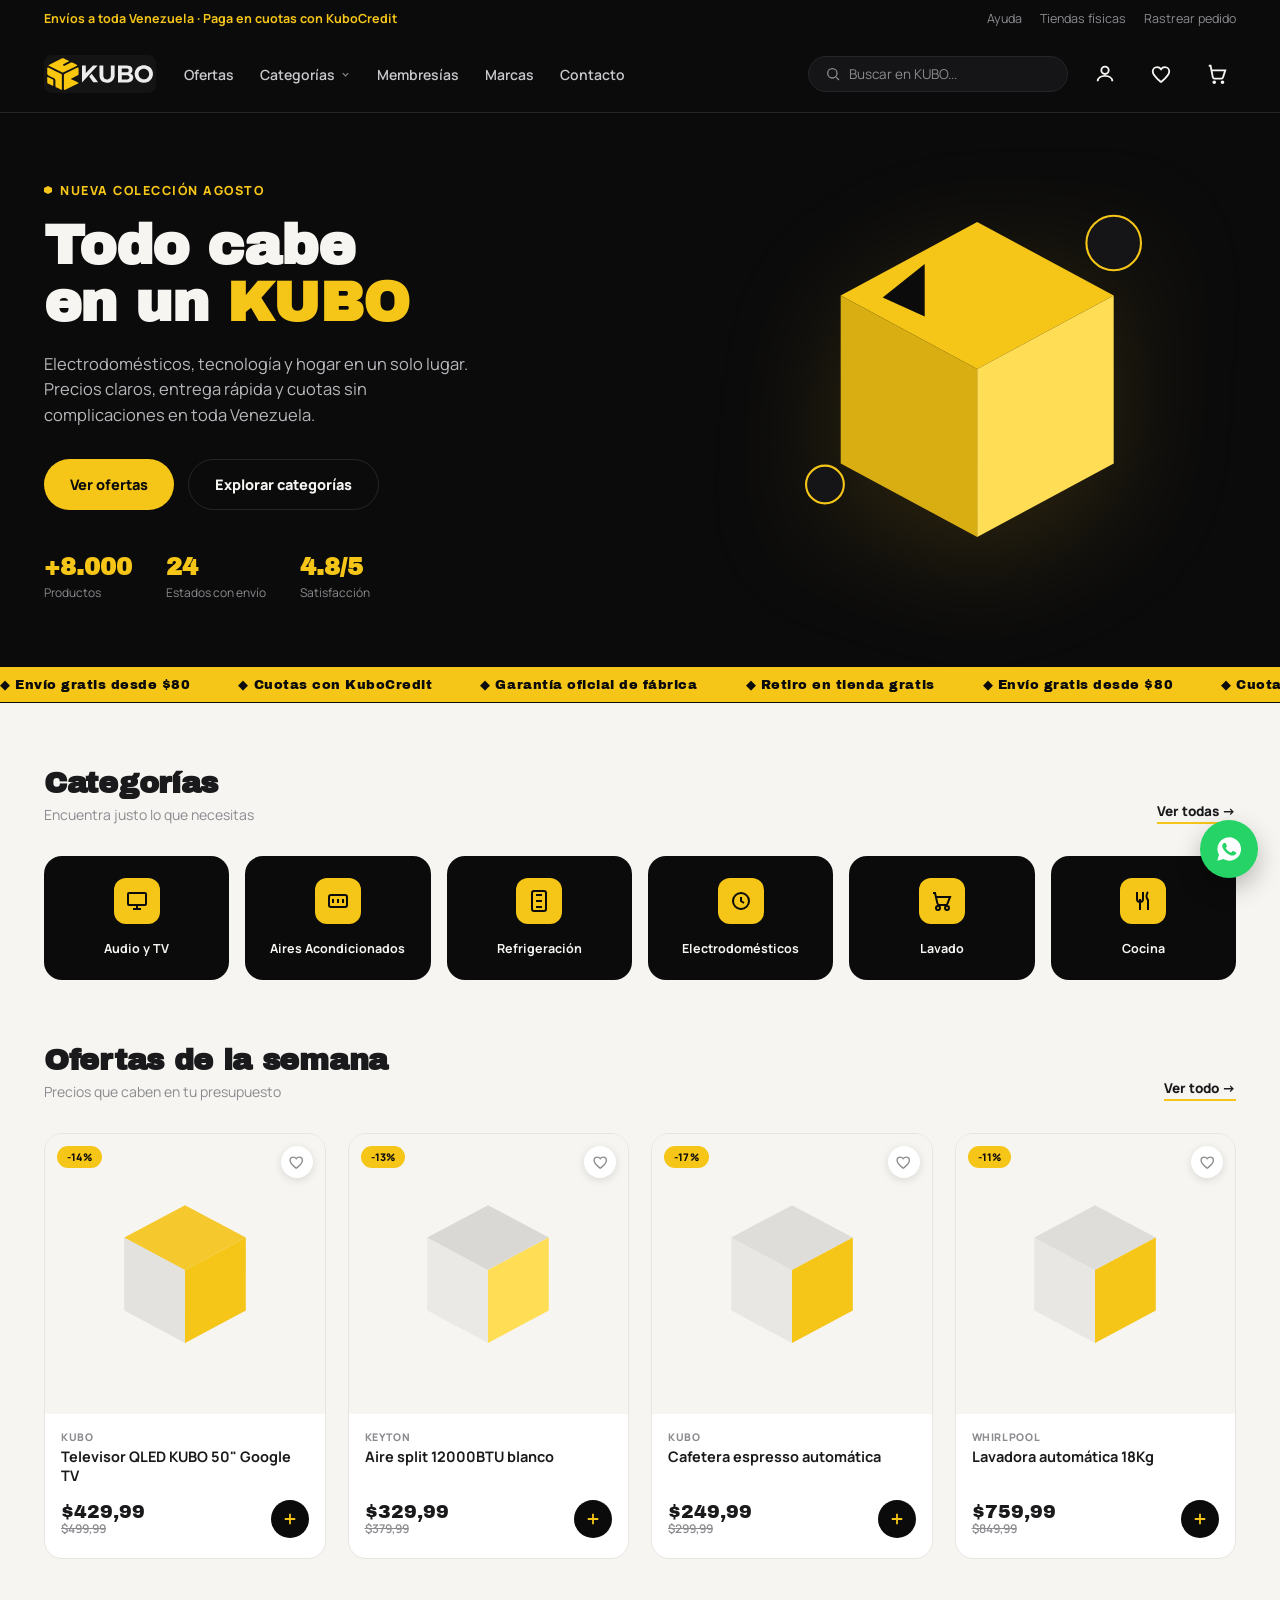
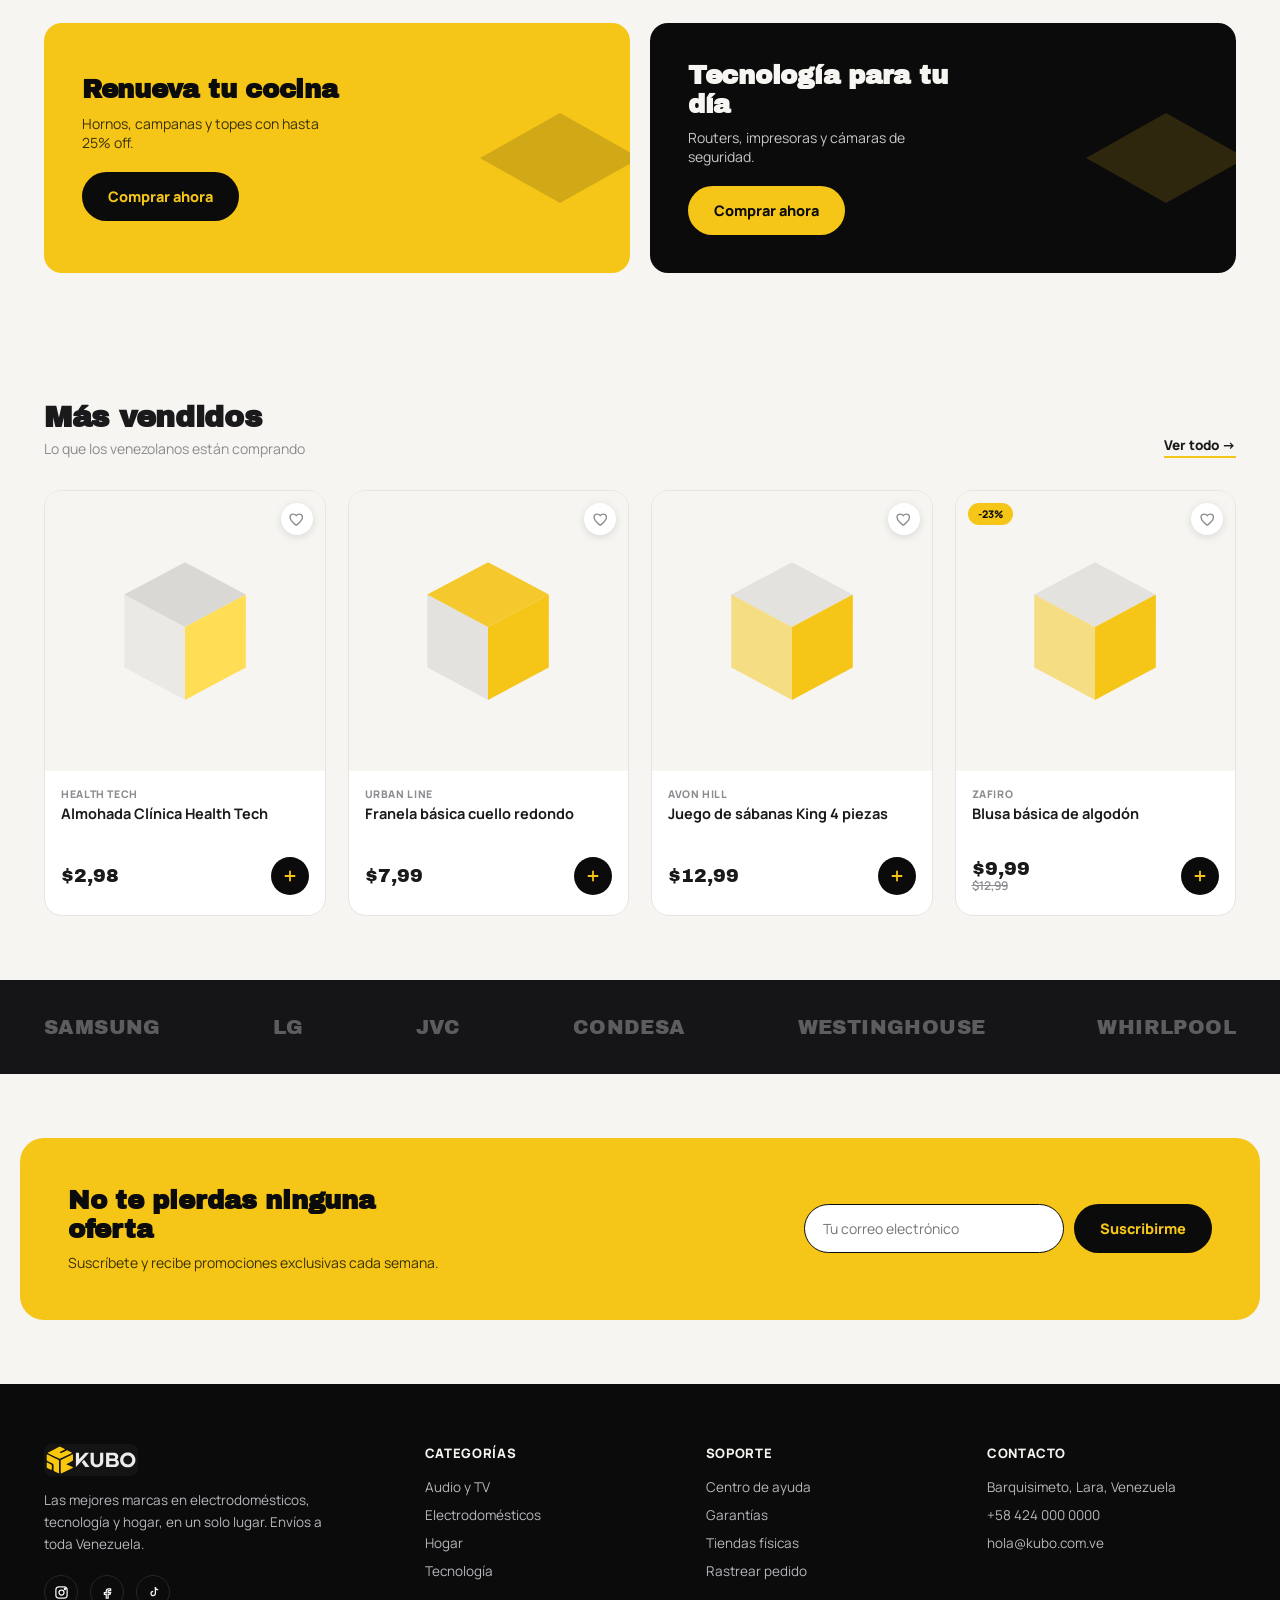
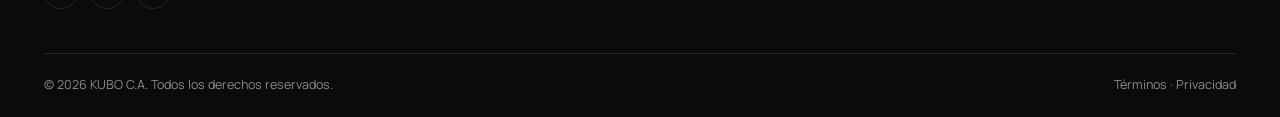
<file: index.html>
<!DOCTYPE html>
<html lang="es">
<head>
<meta charset="UTF-8">
<meta name="viewport" content="width=device-width, initial-scale=1">
<title>KUBO — Electrodomésticos, tecnología y hogar en Venezuela</title>
<meta name="description" content="Compra electrodomésticos, tecnología y artículos para el hogar en KUBO. Envíos a toda Venezuela, paga en cuotas con KuboCredit. Las mejores marcas al mejor precio.">
<link rel="canonical" href="https://tiendakubo.vercel.app/">
<meta name="robots" content="index, follow">
<meta name="google-site-verification" content="EJWK2HzGCRVM6Xzog-CmbrOzNgQ3yauu_tWcSEf-z9Q" />

<meta property="og:type" content="website">
<meta property="og:site_name" content="KUBO">
<meta property="og:title" content="KUBO — Electrodomésticos, tecnología y hogar en Venezuela">
<meta property="og:description" content="Compra electrodomésticos, tecnología y artículos para el hogar en KUBO. Envíos a toda Venezuela, paga en cuotas con KuboCredit.">
<meta property="og:url" content="https://tiendakubo.vercel.app/">
<meta property="og:image" content="https://tiendakubo.vercel.app/assets/logo-kubo.svg">
<meta property="og:locale" content="es_VE">
<meta name="twitter:card" content="summary_large_image">
<meta name="twitter:title" content="KUBO — Electrodomésticos, tecnología y hogar en Venezuela">
<meta name="twitter:description" content="Compra electrodomésticos, tecnología y artículos para el hogar en KUBO. Envíos a toda Venezuela.">
<meta name="twitter:image" content="https://tiendakubo.vercel.app/assets/logo-kubo.svg">

<link rel="icon" type="image/svg+xml" href="assets/logo-kubo.svg">
<link rel="stylesheet" href="assets/style.css">
<script type="application/ld+json">
{
  "@context": "https://schema.org",
  "@type": "OnlineStore",
  "name": "KUBO",
  "url": "https://tiendakubo.vercel.app/",
  "logo": "https://tiendakubo.vercel.app/assets/logo-kubo.svg",
  "description": "Tienda en línea de electrodomésticos, tecnología y hogar con envíos a toda Venezuela.",
  "address": {
    "@type": "PostalAddress",
    "addressLocality": "Barquisimeto",
    "addressRegion": "Lara",
    "addressCountry": "VE"
  },
  "areaServed": "VE",
  "sameAs": []
}
</script>
<script type="application/ld+json">
{
  "@context": "https://schema.org",
  "@type": "WebSite",
  "name": "KUBO",
  "url": "https://tiendakubo.vercel.app/",
  "potentialAction": {
    "@type": "SearchAction",
    "target": "https://tiendakubo.vercel.app/catalogo.html?q={search_term_string}",
    "query-input": "required name=search_term_string"
  }
}
</script>
</head>
<body>

<div class="topbar">
  <div class="wrap">
    <span class="msg">Envíos a toda Venezuela · Paga en cuotas con KuboCredit</span>
    <div class="links">
      <a href="#">Ayuda</a>
      <a href="#">Tiendas físicas</a>
      <a href="#">Rastrear pedido</a>
    </div>
  </div>
</div>

<header class="site">
  <div class="wrap hd-row">
    <a class="logo" href="index.html">
      <img src="assets/logo-kubo-full.svg" alt="KUBO" class="logo-img-full">
    </a>
    <nav class="main">
      <a href="catalogo.html">Ofertas</a>
      <div class="nav-item-mega">
        <a href="catalogo.html" class="nav-link-mega">Categorías <svg viewBox="0 0 24 24" fill="none" stroke="currentColor" stroke-width="2.6"><path d="M6 9l6 6 6-6"/></svg></a>
        <div class="mega-panel" id="megaPanel"></div>
      </div>
      <a href="membresias.html">Membresías</a>
      <a href="#marcas">Marcas</a>
      <a href="#contacto">Contacto</a>
    </nav>
    <div class="hd-actions">
      <div class="search-box">
        <svg viewBox="0 0 24 24" fill="none" stroke="currentColor" stroke-width="2" width="16" height="16" style="margin-right:8px;flex-shrink:0;color:#8B8B90"><circle cx="11" cy="11" r="7"/><path d="M21 21l-4.3-4.3"/></svg>
        <input type="text" placeholder="Buscar en KUBO..." data-search-input>
      </div>
      <a class="icon-btn" href="login.html" aria-label="Cuenta">
        <svg viewBox="0 0 24 24" fill="none" stroke="currentColor" stroke-width="2"><circle cx="12" cy="8" r="4"/><path d="M4 20c0-4 4-6 8-6s8 2 8 6"/></svg>
      </a>
      <a class="icon-btn" href="favoritos.html" aria-label="Favoritos">
        <svg viewBox="0 0 24 24" fill="none" stroke="currentColor" stroke-width="2"><path d="M12 20.5c-.28 0-.55-.1-.76-.3C7.02 16.6 3 13.1 3 9.3 3 6.6 5.1 4.5 7.8 4.5c1.68 0 3.24.86 4.2 2.24.96-1.38 2.52-2.24 4.2-2.24 2.7 0 4.8 2.1 4.8 4.8 0 3.8-4.02 7.3-8.24 10.9-.21.2-.48.3-.76.3z"/></svg>
        <span class="badge hide" data-fav-badge>0</span>
      </a>
      <a class="icon-btn" href="carrito.html" aria-label="Carrito">
        <svg viewBox="0 0 24 24" fill="none" stroke="currentColor" stroke-width="2"><path d="M3 3h2l2.4 12.4a2 2 0 0 0 2 1.6h7.2a2 2 0 0 0 2-1.6L21 8H6"/><circle cx="9" cy="21" r="1"/><circle cx="18" cy="21" r="1"/></svg>
        <span class="badge hide" data-cart-badge>0</span>
      </a>
      <button class="burger" id="burgerBtn" aria-label="Menú">
        <svg viewBox="0 0 24 24" fill="none" stroke="currentColor" stroke-width="2" width="26" height="26"><path d="M4 6h16M4 12h16M4 18h16"/></svg>
      </button>
    </div>
  </div>
  <div class="mobile-nav" id="mobileNav">
    <div class="mobile-search">
      <input type="text" placeholder="Buscar en KUBO..." data-search-input>
    </div>
    <a href="catalogo.html">Ofertas</a>
    <div id="mobileCatList"></div>
    <a href="membresias.html">Membresías</a>
    <a href="favoritos.html">Favoritos</a>
    <a href="carrito.html">Carrito</a>
  </div>
</header>

<section class="hero">
  <div class="wrap">
    <div>
      <div class="eyebrow">Nueva colección agosto</div>
      <h1 class="hd">Todo cabe<br>en un <em>KUBO</em></h1>
      <p>Electrodomésticos, tecnología y hogar en un solo lugar. Precios claros, entrega rápida y cuotas sin complicaciones en toda Venezuela.</p>
      <div class="cta-row">
        <a href="catalogo.html" class="btn btn-primary">Ver ofertas</a>
        <a href="#categorias" class="btn btn-ghost">Explorar categorías</a>
      </div>
      <div class="hero-stats">
        <div><b>+8.000</b><span>Productos</span></div>
        <div><b>24</b><span>Estados con envío</span></div>
        <div><b>4.8/5</b><span>Satisfacción</span></div>
      </div>
    </div>
    <div class="cube-stage">
      <svg viewBox="0 0 400 400" xmlns="http://www.w3.org/2000/svg">
        <g>
          <path d="M200 40 L330 110 L200 180 L70 110 Z" fill="#F5C518"/>
          <path d="M70 110 L200 180 L200 340 L70 270 Z" fill="#D9AE13"/>
          <path d="M330 110 L200 180 L200 340 L330 270 Z" fill="#FFDD55"/>
          <path d="M150 80 L150 130 L110 112 Z" fill="#0B0B0C"/>
          <circle cx="330" cy="60" r="26" fill="#151517" stroke="#F5C518" stroke-width="2"/>
          <circle cx="55" cy="290" r="18" fill="#151517" stroke="#F5C518" stroke-width="2"/>
        </g>
      </svg>
    </div>
  </div>
</section>

<div class="marquee-strip">
  <div class="marquee-track">
    <span>◆ Envío gratis desde $80</span><span>◆ Cuotas con KuboCredit</span><span>◆ Garantía oficial de fábrica</span><span>◆ Retiro en tienda gratis</span>
    <span>◆ Envío gratis desde $80</span><span>◆ Cuotas con KuboCredit</span><span>◆ Garantía oficial de fábrica</span><span>◆ Retiro en tienda gratis</span>
  </div>
</div>

<section class="section" id="categorias">
  <div class="wrap">
    <div class="section-head">
      <div>
        <h2 class="hd">Categorías</h2>
        <p>Encuentra justo lo que necesitas</p>
      </div>
      <a class="viewall" href="catalogo.html">Ver todas →</a>
    </div>
    <div class="cat-grid" id="catGrid"></div>
  </div>
</section>

<section class="section" id="ofertas" style="padding-top:0;">
  <div class="wrap">
    <div class="section-head">
      <div>
        <h2 class="hd">Ofertas de la semana</h2>
        <p>Precios que caben en tu presupuesto</p>
      </div>
      <a class="viewall" href="catalogo.html">Ver todo →</a>
    </div>
    <div class="prod-grid" id="prodGrid"></div>
  </div>
</section>

<section class="section" style="padding-top:0;">
  <div class="wrap">
    <div class="banner-split">
      <div class="banner-card b1">
        <h3 class="hd">Renueva tu cocina</h3>
        <p>Hornos, campanas y topes con hasta 25% off.</p>
        <a class="btn btn-dark" href="catalogo.html?categoria=cocina">Comprar ahora</a>
        <svg class="deco" viewBox="0 0 200 200"><path d="M100 10 L180 55 L100 100 L20 55 Z" fill="#0B0B0C"/></svg>
      </div>
      <div class="banner-card b2">
        <h3 class="hd">Tecnología para tu día</h3>
        <p>Routers, impresoras y cámaras de seguridad.</p>
        <a class="btn btn-primary" href="catalogo.html?categoria=tecnologia">Comprar ahora</a>
        <svg class="deco" viewBox="0 0 200 200"><path d="M100 10 L180 55 L100 100 L20 55 Z" fill="#F5C518"/></svg>
      </div>
    </div>
  </div>
</section>

<section class="section" id="tecnologia">
  <div class="wrap">
    <div class="section-head">
      <div>
        <h2 class="hd">Más vendidos</h2>
        <p>Lo que los venezolanos están comprando</p>
      </div>
      <a class="viewall" href="catalogo.html">Ver todo →</a>
    </div>
    <div class="prod-grid" id="prodGrid2"></div>
  </div>
</section>

<section class="brand-strip" id="marcas">
  <div class="wrap brand-row">
    <span>SAMSUNG</span><span>LG</span><span>JVC</span><span>CONDESA</span><span>WESTINGHOUSE</span><span>WHIRLPOOL</span>
  </div>
</section>

<div class="news">
  <div>
    <h3 class="hd">No te pierdas ninguna oferta</h3>
    <p>Suscríbete y recibe promociones exclusivas cada semana.</p>
  </div>
  <form onsubmit="showToast('¡Suscripción confirmada!');this.reset();return false;">
    <input type="email" placeholder="Tu correo electrónico" required>
    <button class="btn btn-primary" type="submit">Suscribirme</button>
  </form>
</div>

<footer id="contacto">
  <div class="wrap">
    <div class="f-grid">
      <div>
        <div class="f-logo">
          <img src="assets/logo-kubo-full.svg" alt="KUBO" class="logo-img-full logo-img-footer">
        </div>
        <p class="desc">Las mejores marcas en electrodomésticos, tecnología y hogar, en un solo lugar. Envíos a toda Venezuela.</p>
        <div class="f-social">
          <a href="#" aria-label="Instagram"><svg viewBox="0 0 24 24" fill="none" stroke="currentColor" stroke-width="2"><rect x="3" y="3" width="18" height="18" rx="5"/><circle cx="12" cy="12" r="4"/><circle cx="17.5" cy="6.5" r="1"/></svg></a>
          <a href="#" aria-label="Facebook"><svg viewBox="0 0 24 24" fill="none" stroke="currentColor" stroke-width="2"><path d="M14 9h3V6h-3a4 4 0 0 0-4 4v2H7v3h3v6h3v-6h3l1-3h-4v-2a1 1 0 0 1 1-1z"/></svg></a>
          <a href="#" aria-label="TikTok"><svg viewBox="0 0 24 24" fill="none" stroke="currentColor" stroke-width="2"><path d="M15 3v10.5a3.5 3.5 0 1 1-3.5-3.5"/><path d="M15 3c0 2.5 2 4.5 4.5 4.5"/></svg></a>
        </div>
      </div>
      <div>
        <h4>Categorías</h4>
        <ul>
          <li><a href="catalogo.html?categoria=audio-tv">Audio y TV</a></li>
          <li><a href="catalogo.html?categoria=electrodomesticos">Electrodomésticos</a></li>
          <li><a href="catalogo.html?categoria=hogar">Hogar</a></li>
          <li><a href="catalogo.html?categoria=tecnologia">Tecnología</a></li>
        </ul>
      </div>
      <div>
        <h4>Soporte</h4>
        <ul>
          <li><a href="#">Centro de ayuda</a></li>
          <li><a href="#">Garantías</a></li>
          <li><a href="#">Tiendas físicas</a></li>
          <li><a href="carrito.html">Rastrear pedido</a></li>
        </ul>
      </div>
      <div>
        <h4>Contacto</h4>
        <ul>
          <li>Barquisimeto, Lara, Venezuela</li>
          <li>+58 424 000 0000</li>
          <li>hola@kubo.com.ve</li>
        </ul>
      </div>
    </div>
    <div class="f-bottom">
      <span>© 2026 KUBO C.A. Todos los derechos reservados.</span>
      <span>Términos · Privacidad</span>
    </div>
  </div>
</footer>

<a class="wa-float" href="https://wa.me/584240000000" target="_blank" aria-label="WhatsApp">
  <svg viewBox="0 0 24 24" fill="currentColor"><path d="M12 2a10 10 0 0 0-8.6 15L2 22l5.2-1.4A10 10 0 1 0 12 2zm5.7 14.2c-.2.7-1.4 1.4-2 1.4-.5.1-1.1.1-1.8-.1-.4-.1-1-.3-1.6-.6-2.9-1.3-4.8-4.2-4.9-4.4-.1-.2-1.2-1.6-1.2-3s.8-2.1 1.1-2.4c.3-.3.6-.3.8-.3h.6c.2 0 .4 0 .6.5.2.5.8 1.9.8 2 .1.2.1.3 0 .5-.1.2-.1.3-.3.5l-.4.5c-.1.2-.3.3-.1.6.2.3.8 1.3 1.7 2.1 1.2 1 2.1 1.4 2.4 1.5.3.1.4.1.6-.1l.9-1c.2-.3.4-.2.7-.1.3.1 1.7.8 2 .9.3.2.5.2.6.3.1.2.1.9-.1 1.6z"/></svg>
</a>

<script src="assets/store.js"></script>
<script>
const catIcons = {
  'audio-tv':'<rect x="3" y="4" width="18" height="12" rx="1"/><path d="M8 20h8M12 16v4"/>',
  'aires':'<rect x="3" y="6" width="18" height="12" rx="2"/><path d="M7 10v4M12 10v4M17 10v4"/>',
  'refrigeracion':'<rect x="5" y="2" width="14" height="20" rx="2"/><path d="M9 6h6M9 12h6M9 18h6"/>',
  'electrodomesticos':'<circle cx="12" cy="12" r="8"/><path d="M12 8v4l3 2"/>',
  'lavado':'<circle cx="8" cy="19" r="2"/><circle cx="17" cy="19" r="2"/><path d="M3 4h2l2.4 10.4a2 2 0 0 0 2 1.6h6.2a2 2 0 0 0 2-1.6L20 8H6"/>',
  'cocina':'<path d="M6 3v7a3 3 0 0 0 6 0V3M9 10v11M17 3c-2 2-2 6 0 8v10"/>',
  'tecnologia':'<rect x="4" y="3" width="16" height="12" rx="1"/><path d="M9 21h6M12 15v6"/>',
  'hogar':'<path d="M4 11l8-7 8 7v9a1 1 0 0 1-1 1h-4v-6H9v6H5a1 1 0 0 1-1-1z"/>'
};
const catGrid = document.getElementById('catGrid');
catGrid.innerHTML = skeletonCatGrid(6);
setTimeout(() => {
  catGrid.innerHTML = CATEGORIES.slice(0,6).map(c => `
    <a class="cat-card" href="catalogo.html?categoria=${c.id}">
      <div class="ic"><svg viewBox="0 0 24 24" fill="none" stroke="currentColor" stroke-width="2">${catIcons[c.id]}</svg></div>
      <span>${c.name}</span>
    </a>`).join('');
}, 400);

const prodGrid = document.getElementById('prodGrid');
prodGrid.innerHTML = skeletonGrid(4);
setTimeout(() => {
  prodGrid.innerHTML = PRODUCTS.filter(p => p.tag).slice(0,4).map(productCardHTML).join('');
}, 550);

const prodGrid2 = document.getElementById('prodGrid2');
prodGrid2.innerHTML = skeletonGrid(4);
setTimeout(() => {
  prodGrid2.innerHTML = [...PRODUCTS].sort((a,b) => b.stock - a.stock).slice(0,4).map(productCardHTML).join('');
}, 700);
</script>

</body>
</html>
</file>
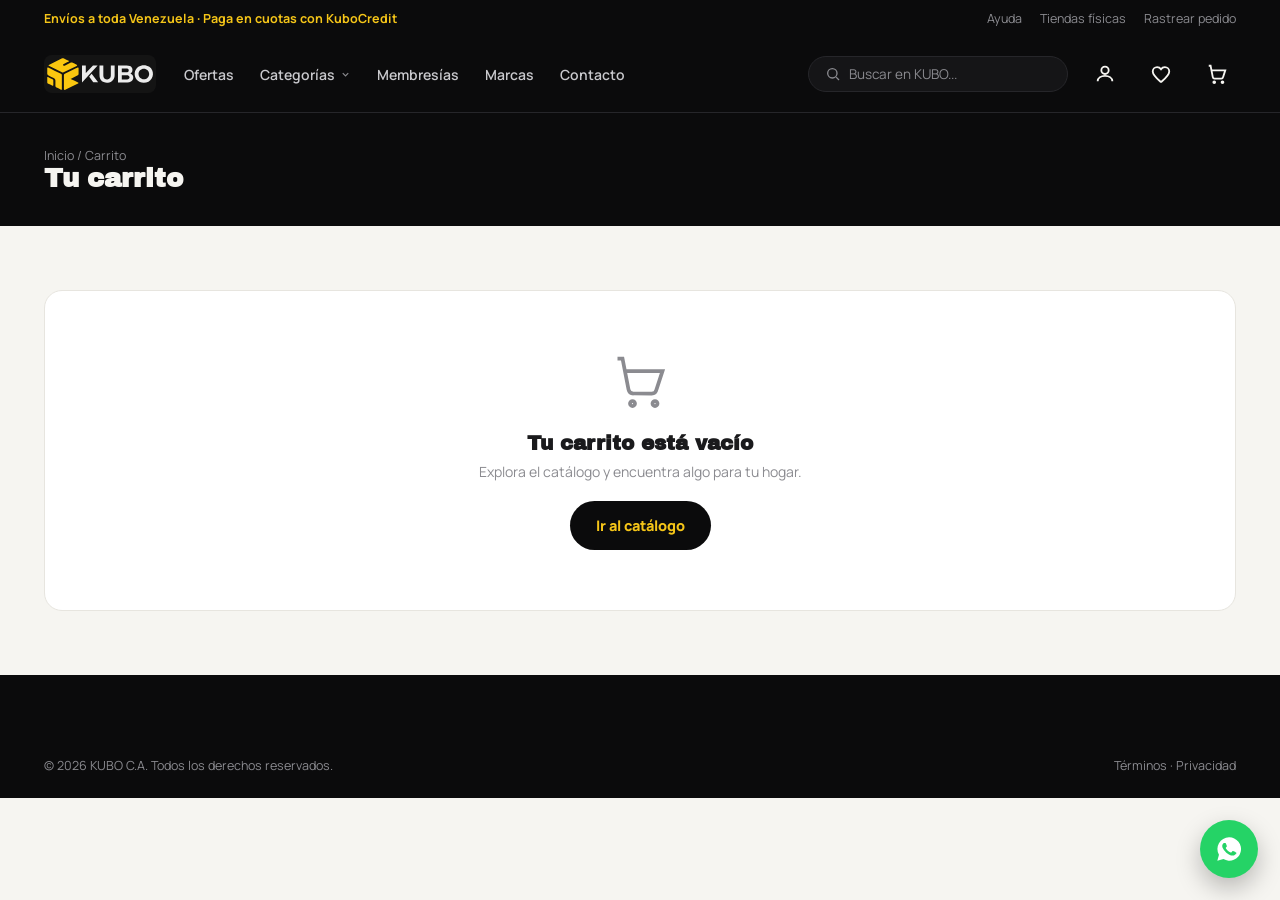
<file: carrito.html>
<!DOCTYPE html>
<html lang="es">
<head>
<meta charset="UTF-8">
<meta name="viewport" content="width=device-width, initial-scale=1">
<title>Carrito — KUBO</title>
<meta name="robots" content="noindex, nofollow">
<link rel="icon" type="image/svg+xml" href="assets/logo-kubo.svg">
<link rel="stylesheet" href="assets/style.css">
</head>
<body>

<div class="topbar">
  <div class="wrap">
    <span class="msg">Envíos a toda Venezuela · Paga en cuotas con KuboCredit</span>
    <div class="links"><a href="#">Ayuda</a><a href="#">Tiendas físicas</a><a href="#">Rastrear pedido</a></div>
  </div>
</div>

<header class="site">
  <div class="wrap hd-row">
    <a class="logo" href="index.html">
      <img src="assets/logo-kubo-full.svg" alt="KUBO" class="logo-img-full">
    </a>
    <nav class="main">
      <a href="catalogo.html">Ofertas</a>
      <div class="nav-item-mega">
        <a href="catalogo.html" class="nav-link-mega">Categorías <svg viewBox="0 0 24 24" fill="none" stroke="currentColor" stroke-width="2.6"><path d="M6 9l6 6 6-6"/></svg></a>
        <div class="mega-panel" id="megaPanel"></div>
      </div>
      <a href="membresias.html">Membresías</a>
      <a href="index.html#marcas">Marcas</a>
      <a href="index.html#contacto">Contacto</a>
    </nav>
    <div class="hd-actions">
      <div class="search-box">
        <svg viewBox="0 0 24 24" fill="none" stroke="currentColor" stroke-width="2" width="16" height="16" style="margin-right:8px;flex-shrink:0;color:#8B8B90"><circle cx="11" cy="11" r="7"/><path d="M21 21l-4.3-4.3"/></svg>
        <input type="text" placeholder="Buscar en KUBO..." data-search-input>
      </div>
      <a class="icon-btn" href="login.html" aria-label="Cuenta"><svg viewBox="0 0 24 24" fill="none" stroke="currentColor" stroke-width="2"><circle cx="12" cy="8" r="4"/><path d="M4 20c0-4 4-6 8-6s8 2 8 6"/></svg></a>
      <a class="icon-btn" href="favoritos.html" aria-label="Favoritos"><svg viewBox="0 0 24 24" fill="none" stroke="currentColor" stroke-width="2"><path d="M12 20.5c-.28 0-.55-.1-.76-.3C7.02 16.6 3 13.1 3 9.3 3 6.6 5.1 4.5 7.8 4.5c1.68 0 3.24.86 4.2 2.24.96-1.38 2.52-2.24 4.2-2.24 2.7 0 4.8 2.1 4.8 4.8 0 3.8-4.02 7.3-8.24 10.9-.21.2-.48.3-.76.3z"/></svg><span class="badge hide" data-fav-badge>0</span></a>
      <a class="icon-btn" href="carrito.html" aria-label="Carrito"><svg viewBox="0 0 24 24" fill="none" stroke="currentColor" stroke-width="2"><path d="M3 3h2l2.4 12.4a2 2 0 0 0 2 1.6h7.2a2 2 0 0 0 2-1.6L21 8H6"/><circle cx="9" cy="21" r="1"/><circle cx="18" cy="21" r="1"/></svg><span class="badge hide" data-cart-badge>0</span></a>
      <button class="burger" id="burgerBtn" aria-label="Menú"><svg viewBox="0 0 24 24" fill="none" stroke="currentColor" stroke-width="2" width="26" height="26"><path d="M4 6h16M4 12h16M4 18h16"/></svg></button>
    </div>
  </div>
  <div class="mobile-nav" id="mobileNav">
    <div class="mobile-search"><input type="text" placeholder="Buscar en KUBO..." data-search-input></div>
    <a href="catalogo.html">Ofertas</a><div id="mobileCatList"></div><a href="membresias.html">Membresías</a><a href="favoritos.html">Favoritos</a><a href="carrito.html">Carrito</a>
  </div>
</header>

<div class="pagehead">
  <div class="wrap">
    <div>
      <div class="breadcrumb"><a href="index.html">Inicio</a> / <span>Carrito</span></div>
      <h1 class="hd">Tu carrito</h1>
    </div>
  </div>
</div>

<section class="section">
  <div class="wrap">
    <div id="cartWrapper"></div>
  </div>
</section>

<footer>
  <div class="wrap f-bottom" style="border-top:none;margin-top:0;">
    <span>© 2026 KUBO C.A. Todos los derechos reservados.</span>
    <span>Términos · Privacidad</span>
  </div>
</footer>

<a class="wa-float" href="https://wa.me/584240000000" target="_blank" aria-label="WhatsApp">
  <svg viewBox="0 0 24 24" fill="currentColor"><path d="M12 2a10 10 0 0 0-8.6 15L2 22l5.2-1.4A10 10 0 1 0 12 2zm5.7 14.2c-.2.7-1.4 1.4-2 1.4-.5.1-1.1.1-1.8-.1-.4-.1-1-.3-1.6-.6-2.9-1.3-4.8-4.2-4.9-4.4-.1-.2-1.2-1.6-1.2-3s.8-2.1 1.1-2.4c.3-.3.6-.3.8-.3h.6c.2 0 .4 0 .6.5.2.5.8 1.9.8 2 .1.2.1.3 0 .5-.1.2-.1.3-.3.5l-.4.5c-.1.2-.3.3-.1.6.2.3.8 1.3 1.7 2.1 1.2 1 2.1 1.4 2.4 1.5.3.1.4.1.6-.1l.9-1c.2-.3.4-.2.7-.1.3.1 1.7.8 2 .9.3.2.5.2.6.3.1.2.1.9-.1 1.6z"/></svg>
</a>

<script src="assets/store.js"></script>
<script>
const WA_NUMBER = '584240000000';

function renderCart(){
  const cart = getCart();
  const ids = Object.keys(cart);
  const wrapper = document.getElementById('cartWrapper');

  if(ids.length === 0){
    wrapper.innerHTML = `
      <div class="empty-state">
        <svg viewBox="0 0 24 24" fill="none" stroke="currentColor" stroke-width="1.5"><path d="M3 3h2l2.4 12.4a2 2 0 0 0 2 1.6h7.2a2 2 0 0 0 2-1.6L21 8H6"/><circle cx="9" cy="21" r="1"/><circle cx="18" cy="21" r="1"/></svg>
        <h3>Tu carrito está vacío</h3>
        <p>Explora el catálogo y encuentra algo para tu hogar.</p>
        <a class="btn btn-dark" href="catalogo.html">Ir al catálogo</a>
      </div>`;
    return;
  }

  const itemsHTML = ids.map(id => {
    const p = findProduct(id);
    if(!p) return '';
    return `
      <div class="cart-item" data-id="${p.id}">
        <div class="imgbox">${cubeIconSVG(p.id)}</div>
        <div class="info">
          <div class="brand">${p.brand} · SKU ${p.sku}</div>
          <div class="name"><a href="producto.html?id=${p.id}">${p.name}</a></div>
          <div class="price">$${formatPrice(p.price)}</div>
        </div>
        <div class="side">
          <div class="qty-box">
            <button class="dec" aria-label="Restar">−</button>
            <span>${cart[id]}</span>
            <button class="inc" aria-label="Sumar">+</button>
          </div>
          <button class="remove-btn"><svg viewBox="0 0 24 24" fill="none" stroke="currentColor" stroke-width="2"><path d="M3 6h18M8 6V4a1 1 0 0 1 1-1h6a1 1 0 0 1 1 1v2m2 0v14a1 1 0 0 1-1 1H7a1 1 0 0 1-1-1V6h12z"/></svg> Eliminar</button>
        </div>
      </div>`;
  }).join('');

  const subtotal = cartTotal();
  const shipping = subtotal >= 80 ? 0 : 8;
  const total = subtotal + shipping;

  wrapper.innerHTML = `
    <div class="cart-layout">
      <div>${itemsHTML}</div>
      <div class="summary-box">
        <h3>Resumen del pedido</h3>
        <div class="summary-row"><span>Subtotal</span><span>$${formatPrice(subtotal)}</span></div>
        <div class="summary-row"><span>Envío</span><span>${shipping === 0 ? 'Gratis' : '$' + formatPrice(shipping)}</span></div>
        <div class="promo-row">
          <input type="text" placeholder="Código de descuento">
          <button class="btn btn-ghost" style="border-color:#E7E5DF;color:var(--ink);padding:11px 18px;" onclick="showToast('Código no válido')">Aplicar</button>
        </div>
        <div class="summary-row total"><span>Total</span><span>$${formatPrice(total)}</span></div>
        <button class="btn btn-primary" id="checkoutBtn">Finalizar por WhatsApp</button>
        <a class="btn btn-ghost" style="border-color:#E7E5DF;color:var(--ink);width:100%;justify-content:center;margin-top:10px;" href="catalogo.html">Seguir comprando</a>
      </div>
    </div>`;

  wrapper.querySelectorAll('.inc').forEach(btn => btn.addEventListener('click', e => {
    const id = e.target.closest('.cart-item').dataset.id;
    const cart = getCart();
    setQty(id, (cart[id] || 0) + 1);
    renderCart();
  }));
  wrapper.querySelectorAll('.dec').forEach(btn => btn.addEventListener('click', e => {
    const id = e.target.closest('.cart-item').dataset.id;
    const cart = getCart();
    setQty(id, (cart[id] || 0) - 1);
    renderCart();
  }));
  wrapper.querySelectorAll('.remove-btn').forEach(btn => btn.addEventListener('click', e => {
    const id = e.target.closest('.cart-item').dataset.id;
    removeFromCart(id);
    renderCart();
  }));

  document.getElementById('checkoutBtn').addEventListener('click', () => {
    const cart = getCart();
    let msg = 'Hola, quiero hacer este pedido en KUBO:%0A%0A';
    Object.keys(cart).forEach(id => {
      const p = findProduct(id);
      if(p) msg += `• [${p.sku}] ${p.name} x${cart[id]} — $${formatPrice(p.price * cart[id])}%0A`;
    });
    msg += `%0ATotal: $${formatPrice(total)}`;
    window.open(`https://wa.me/${WA_NUMBER}?text=${msg}`, '_blank');
  });
}

renderCart();
</script>

</body>
</html>
</file>
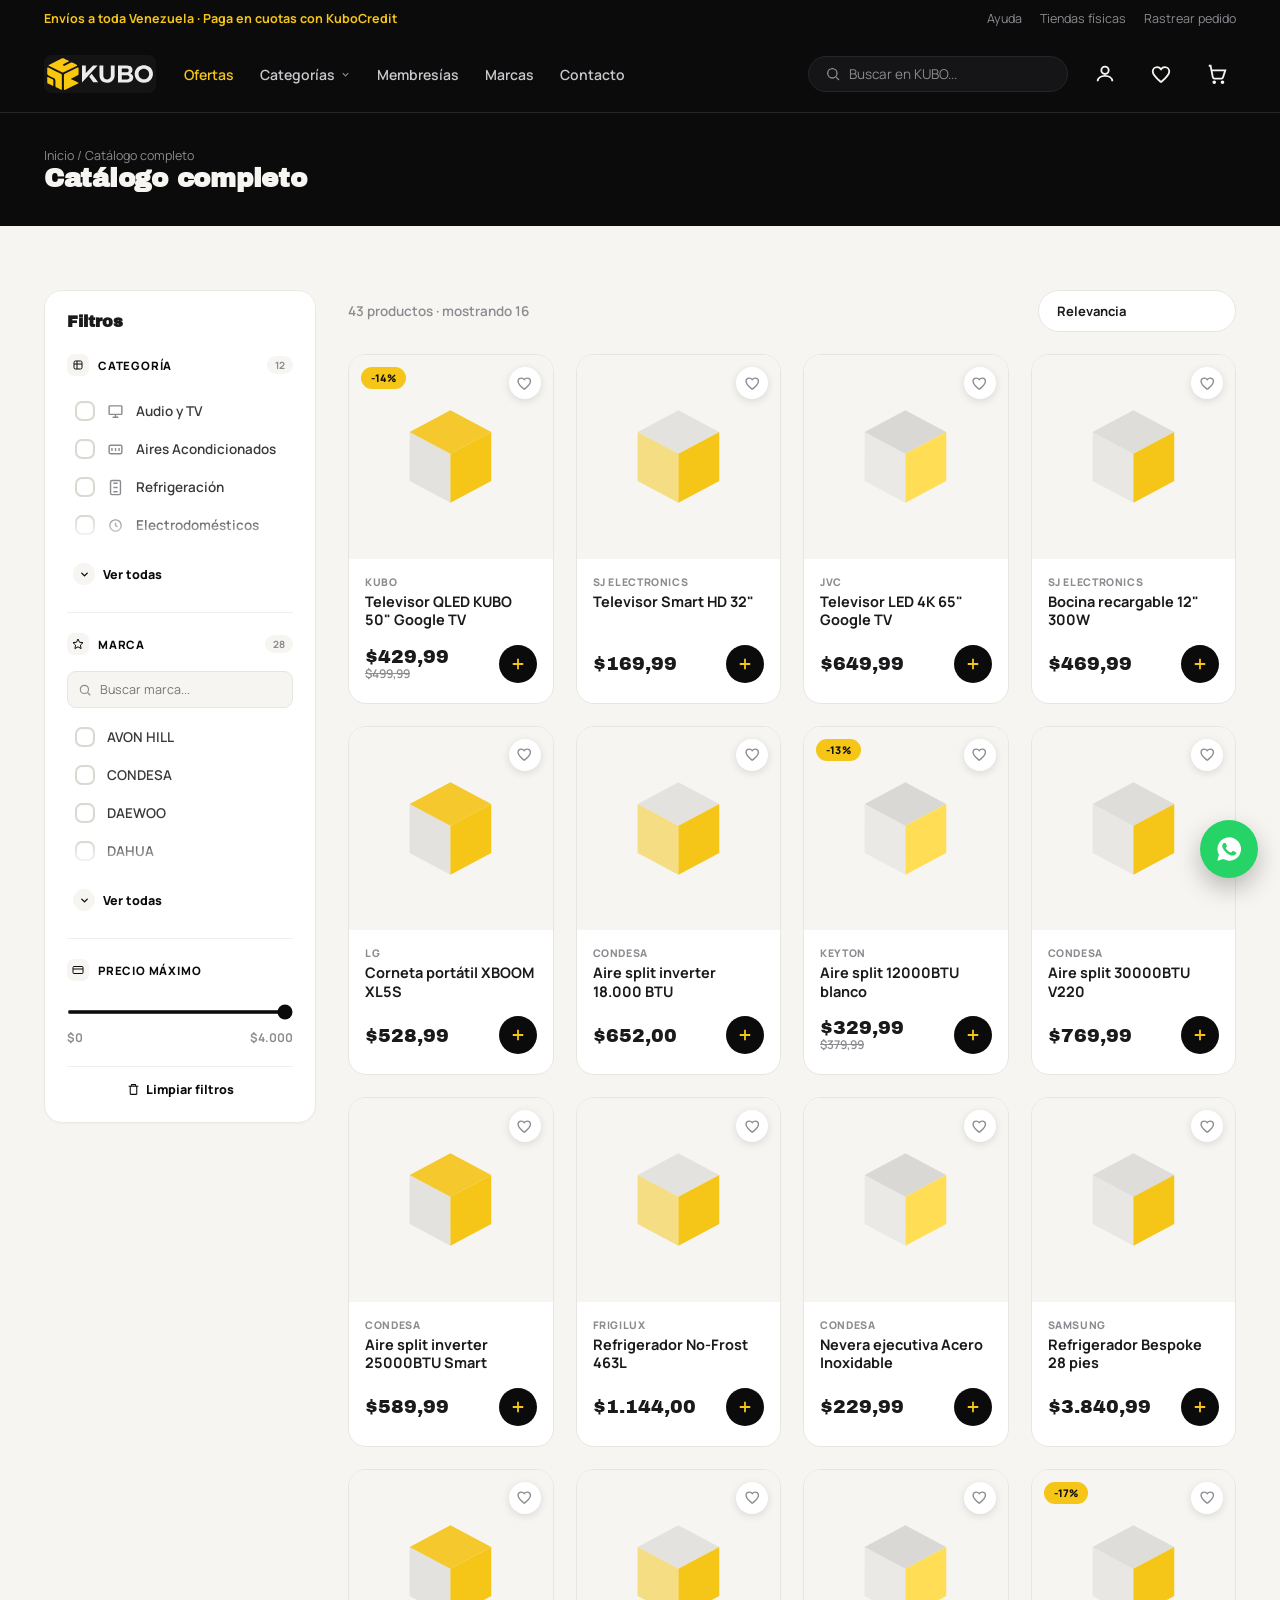
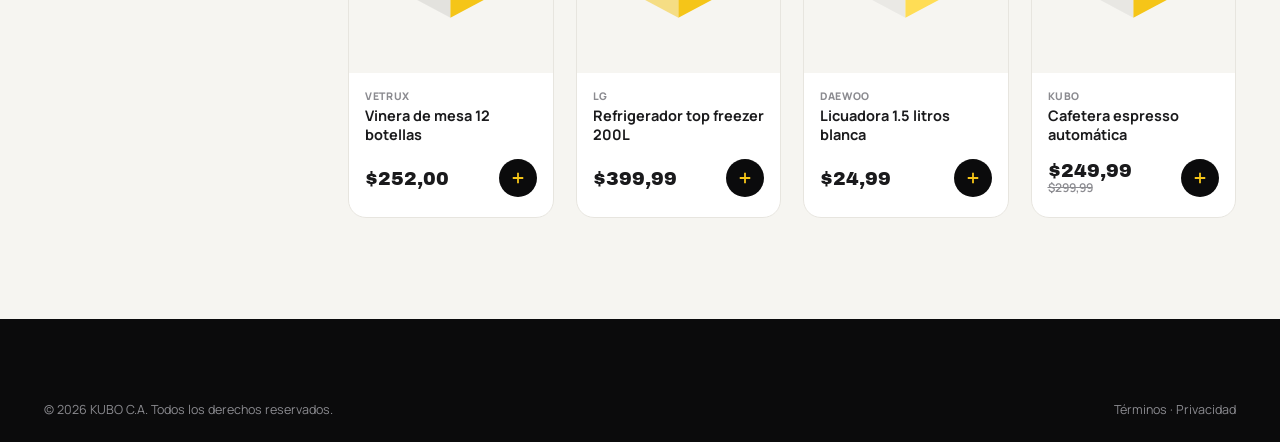
<file: catalogo.html>
<!DOCTYPE html>
<html lang="es">
<head>
<meta charset="UTF-8">
<meta name="viewport" content="width=device-width, initial-scale=1">
<title>Catálogo completo — Electrodomésticos y tecnología | KUBO</title>
<meta name="description" content="Explora el catálogo completo de KUBO: audio y TV, aires acondicionados, refrigeración, lavado, cocina, tecnología y hogar. Envíos a toda Venezuela.">
<link rel="canonical" href="https://tiendakubo.vercel.app/catalogo.html">
<meta name="robots" content="index, follow">
<link rel="icon" type="image/svg+xml" href="assets/logo-kubo.svg">
<link rel="stylesheet" href="assets/style.css">
</head>
<body>

<div class="topbar">
  <div class="wrap">
    <span class="msg">Envíos a toda Venezuela · Paga en cuotas con KuboCredit</span>
    <div class="links"><a href="#">Ayuda</a><a href="#">Tiendas físicas</a><a href="#">Rastrear pedido</a></div>
  </div>
</div>

<header class="site">
  <div class="wrap hd-row">
    <a class="logo" href="index.html">
      <img src="assets/logo-kubo-full.svg" alt="KUBO" class="logo-img-full">
    </a>
    <nav class="main">
      <a href="catalogo.html" class="active">Ofertas</a>
      <div class="nav-item-mega">
        <a href="catalogo.html" class="nav-link-mega">Categorías <svg viewBox="0 0 24 24" fill="none" stroke="currentColor" stroke-width="2.6"><path d="M6 9l6 6 6-6"/></svg></a>
        <div class="mega-panel" id="megaPanel"></div>
      </div>
      <a href="membresias.html">Membresías</a>
      <a href="index.html#marcas">Marcas</a>
      <a href="index.html#contacto">Contacto</a>
    </nav>
    <div class="hd-actions">
      <div class="search-box">
        <svg viewBox="0 0 24 24" fill="none" stroke="currentColor" stroke-width="2" width="16" height="16" style="margin-right:8px;flex-shrink:0;color:#8B8B90"><circle cx="11" cy="11" r="7"/><path d="M21 21l-4.3-4.3"/></svg>
        <input type="text" id="searchInput" placeholder="Buscar en KUBO...">
      </div>
      <a class="icon-btn" href="login.html" aria-label="Cuenta"><svg viewBox="0 0 24 24" fill="none" stroke="currentColor" stroke-width="2"><circle cx="12" cy="8" r="4"/><path d="M4 20c0-4 4-6 8-6s8 2 8 6"/></svg></a>
      <a class="icon-btn" href="favoritos.html" aria-label="Favoritos"><svg viewBox="0 0 24 24" fill="none" stroke="currentColor" stroke-width="2"><path d="M12 20.5c-.28 0-.55-.1-.76-.3C7.02 16.6 3 13.1 3 9.3 3 6.6 5.1 4.5 7.8 4.5c1.68 0 3.24.86 4.2 2.24.96-1.38 2.52-2.24 4.2-2.24 2.7 0 4.8 2.1 4.8 4.8 0 3.8-4.02 7.3-8.24 10.9-.21.2-.48.3-.76.3z"/></svg><span class="badge hide" data-fav-badge>0</span></a>
      <a class="icon-btn" href="carrito.html" aria-label="Carrito"><svg viewBox="0 0 24 24" fill="none" stroke="currentColor" stroke-width="2"><path d="M3 3h2l2.4 12.4a2 2 0 0 0 2 1.6h7.2a2 2 0 0 0 2-1.6L21 8H6"/><circle cx="9" cy="21" r="1"/><circle cx="18" cy="21" r="1"/></svg><span class="badge hide" data-cart-badge>0</span></a>
      <button class="burger" id="burgerBtn" aria-label="Menú"><svg viewBox="0 0 24 24" fill="none" stroke="currentColor" stroke-width="2" width="26" height="26"><path d="M4 6h16M4 12h16M4 18h16"/></svg></button>
    </div>
  </div>
  <div class="mobile-nav" id="mobileNav">
    <div class="mobile-search"><input type="text" placeholder="Buscar en KUBO..." data-search-input></div>
    <a href="catalogo.html">Ofertas</a><div id="mobileCatList"></div><a href="membresias.html">Membresías</a><a href="favoritos.html">Favoritos</a><a href="carrito.html">Carrito</a>
  </div>
</header>

<div class="pagehead">
  <div class="wrap">
    <div>
      <div class="breadcrumb"><a href="index.html">Inicio</a> / <span id="crumbCat">Catálogo</span></div>
      <h1 class="hd" id="pageTitle">Catálogo completo</h1>
    </div>
    <button class="mobile-filter-btn" id="openFilters">
      <svg viewBox="0 0 24 24" fill="none" stroke="currentColor" stroke-width="2" width="16" height="16"><path d="M4 6h16M7 12h10M10 18h4"/></svg>
      Filtros
      <span class="n" id="mobileFilterCount" style="display:none;">0</span>
    </button>
  </div>
</div>

<section class="section">
  <div class="wrap">
    <div class="catalog-layout">
      <aside class="filters" id="filtersPanel">
        <div class="filters-head">
          <h2>Filtros</h2>
          <button class="close-filters" id="closeFilters" aria-label="Cerrar"><svg viewBox="0 0 24 24" fill="none" stroke="currentColor" stroke-width="2" width="20" height="20"><path d="M6 6l12 12M18 6L6 18"/></svg></button>
        </div>
        <div class="group">
          <h3><span class="h3-ic"><svg viewBox="0 0 24 24" fill="none" stroke="currentColor" stroke-width="2"><rect x="4" y="4" width="16" height="16" rx="3"/><path d="M4 10h16M10 4v16"/></svg></span>Categoría <span class="fcount" id="catCount">8</span></h3>
          <div class="filter-group-wrap">
            <div class="filter-list" id="catFilters"></div>
            <div class="filter-fade" id="catFade"></div>
          </div>
          <button class="show-more-btn" id="catToggle" type="button">
            <span class="chev"><svg viewBox="0 0 24 24" fill="none" stroke-linecap="round" stroke-linejoin="round"><path d="M6 9l6 6 6-6"/></svg></span>
            <span class="label">Ver todas</span>
          </button>
        </div>
        <div class="group">
          <h3><span class="h3-ic"><svg viewBox="0 0 24 24" fill="none" stroke="currentColor" stroke-width="2"><path d="M12 2l3 6.5 7 .8-5.2 4.9 1.4 7-6.2-3.6-6.2 3.6 1.4-7L2 9.3l7-.8z"/></svg></span>Marca <span class="fcount" id="brandCount">16</span></h3>
          <div class="filter-search">
            <svg viewBox="0 0 24 24" fill="none" stroke="currentColor" stroke-width="2"><circle cx="11" cy="11" r="7"/><path d="M21 21l-4.3-4.3"/></svg>
            <input type="text" id="brandSearch" placeholder="Buscar marca...">
          </div>
          <div class="filter-group-wrap">
            <div class="filter-list" id="brandFilters"></div>
            <div class="filter-fade" id="brandFade"></div>
          </div>
          <button class="show-more-btn" id="brandToggle" type="button">
            <span class="chev"><svg viewBox="0 0 24 24" fill="none" stroke-linecap="round" stroke-linejoin="round"><path d="M6 9l6 6 6-6"/></svg></span>
            <span class="label">Ver todas</span>
          </button>
        </div>
        <div class="group">
          <h3><span class="h3-ic"><svg viewBox="0 0 24 24" fill="none" stroke="currentColor" stroke-width="2"><rect x="2" y="5" width="20" height="14" rx="2"/><path d="M2 10h20"/></svg></span>Precio máximo</h3>
          <input type="range" id="priceRange" min="0" max="4000" step="10" value="4000">
          <div class="price-vals"><span>$0</span><span id="priceVal">$4.000</span></div>
        </div>
        <button class="clear" id="clearFilters" type="button">
          <svg viewBox="0 0 24 24" fill="none" stroke="currentColor" stroke-width="2"><path d="M3 6h18M8 6V4a1 1 0 0 1 1-1h6a1 1 0 0 1 1 1v2m2 0v14a1 1 0 0 1-1 1H7a1 1 0 0 1-1-1V6h12z"/></svg>
          Limpiar filtros
        </button>
        <div class="filters-mobile-footer">
          <button class="btn btn-ghost" id="mobileClear" type="button" style="border-color:#E7E5DF;color:var(--ink);flex:1;justify-content:center;">Limpiar</button>
          <button class="btn btn-primary" id="mobileApply" type="button" style="flex:1;justify-content:center;">Ver resultados</button>
        </div>
      </aside>

      <div>
        <div class="active-chips" id="activeChips"></div>
        <div class="catalog-toolbar">
          <span class="count" id="resultCount">0 productos</span>
          <div class="sort-wrap">
            <select id="sortSelect">
              <option value="relevancia">Relevancia</option>
              <option value="asc">Precio: menor a mayor</option>
              <option value="desc">Precio: mayor a menor</option>
              <option value="nombre">Nombre A-Z</option>
            </select>
            <svg viewBox="0 0 24 24" fill="none" stroke-linecap="round" stroke-linejoin="round" stroke-width="2.4"><path d="M6 9l6 6 6-6"/></svg>
          </div>
        </div>
        <div class="prod-grid" id="catalogGrid"></div>
        <div class="empty-state" id="emptyState" style="display:none;">
          <svg viewBox="0 0 24 24" fill="none" stroke="currentColor" stroke-width="1.5"><circle cx="11" cy="11" r="7"/><path d="M21 21l-4.3-4.3"/></svg>
          <h3>No encontramos productos</h3>
          <p>Prueba ajustando los filtros o la búsqueda.</p>
          <span class="clear" id="emptyClear" style="border-bottom:2px solid var(--yellow);cursor:pointer;">Limpiar filtros</span>
        </div>
      </div>
    </div>
  </div>
</section>

<footer>
  <div class="wrap f-bottom" style="border-top:none;margin-top:0;">
    <span>© 2026 KUBO C.A. Todos los derechos reservados.</span>
    <span>Términos · Privacidad</span>
  </div>
</footer>

<a class="wa-float" href="https://wa.me/584240000000" target="_blank" aria-label="WhatsApp">
  <svg viewBox="0 0 24 24" fill="currentColor"><path d="M12 2a10 10 0 0 0-8.6 15L2 22l5.2-1.4A10 10 0 1 0 12 2zm5.7 14.2c-.2.7-1.4 1.4-2 1.4-.5.1-1.1.1-1.8-.1-.4-.1-1-.3-1.6-.6-2.9-1.3-4.8-4.2-4.9-4.4-.1-.2-1.2-1.6-1.2-3s.8-2.1 1.1-2.4c.3-.3.6-.3.8-.3h.6c.2 0 .4 0 .6.5.2.5.8 1.9.8 2 .1.2.1.3 0 .5-.1.2-.1.3-.3.5l-.4.5c-.1.2-.3.3-.1.6.2.3.8 1.3 1.7 2.1 1.2 1 2.1 1.4 2.4 1.5.3.1.4.1.6-.1l.9-1c.2-.3.4-.2.7-.1.3.1 1.7.8 2 .9.3.2.5.2.6.3.1.2.1.9-.1 1.6z"/></svg>
</a>

<script src="assets/store.js"></script>
<script>
const params = new URLSearchParams(window.location.search);
let state = {
  categoria: params.getAll('categoria'),
  marca: params.getAll('marca'),
  q: params.get('q') || '',
  maxPrice: 4000,
  sort: 'relevancia'
};

const brands = [...new Set(PRODUCTS.map(p => p.brand))].sort();

const checkSVG = '<svg viewBox="0 0 24 24" fill="none" stroke-linecap="round" stroke-linejoin="round"><path d="M20 6L9 17l-5-5"/></svg>';
const catIconsF = {
  'audio-tv':'<rect x="3" y="4" width="18" height="12" rx="1"/><path d="M8 20h8M12 16v4"/>',
  'aires':'<rect x="3" y="6" width="18" height="12" rx="2"/><path d="M7 10v4M12 10v4M17 10v4"/>',
  'refrigeracion':'<rect x="5" y="2" width="14" height="20" rx="2"/><path d="M9 6h6M9 12h6M9 18h6"/>',
  'electrodomesticos':'<circle cx="12" cy="12" r="8"/><path d="M12 8v4l3 2"/>',
  'lavado':'<circle cx="8" cy="19" r="2"/><circle cx="17" cy="19" r="2"/><path d="M3 4h2l2.4 10.4a2 2 0 0 0 2 1.6h6.2a2 2 0 0 0 2-1.6L20 8H6"/>',
  'cocina':'<path d="M6 3v7a3 3 0 0 0 6 0V3M9 10v11M17 3c-2 2-2 6 0 8v10"/>',
  'tecnologia':'<rect x="4" y="3" width="16" height="12" rx="1"/><path d="M9 21h6M12 15v6"/>',
  'hogar':'<path d="M4 11l8-7 8 7v9a1 1 0 0 1-1 1h-4v-6H9v6H5a1 1 0 0 1-1-1z"/>'
};

document.getElementById('catCount').textContent = CATEGORIES.length;
document.getElementById('brandCount').textContent = brands.length;

document.getElementById('catFilters').innerHTML = CATEGORIES.map(c => `
  <label class="opt">
    <input type="checkbox" value="${c.id}" class="cat-check" ${state.categoria.includes(c.id) ? 'checked' : ''}>
    <span class="box">${checkSVG}</span>
    <svg class="ic" viewBox="0 0 24 24" fill="none" stroke="currentColor" stroke-width="2">${catIconsF[c.id] || ''}</svg>
    <span class="lbl">${c.name}</span>
  </label>
`).join('');

document.getElementById('brandFilters').innerHTML = brands.map(b => `
  <label class="opt" data-name="${b.toLowerCase()}">
    <input type="checkbox" value="${b}" class="brand-check" ${state.marca.includes(b) ? 'checked' : ''}>
    <span class="box">${checkSVG}</span>
    <span class="lbl">${b}</span>
  </label>
`).join('');

function setupCollapsible(listId, toggleId, fadeId, visibleCount){
  const list = document.getElementById(listId);
  const toggle = document.getElementById(toggleId);
  const fade = document.getElementById(fadeId);
  const visible = () => [...list.querySelectorAll('.opt')].filter(o => o.style.display !== 'none');

  function collapsedHeight(){
    const items = visible();
    if(items.length === 0) return 0;
    const n = Math.min(visibleCount, items.length);
    const last = items[n - 1];
    return last.offsetTop + last.offsetHeight - items[0].offsetTop;
  }
  function expandedHeight(){
    const items = visible();
    if(items.length === 0) return 0;
    const first = items[0], last = items[items.length - 1];
    return Math.min(last.offsetTop + last.offsetHeight - first.offsetTop, 240);
  }
  function refreshToggle(){
    const items = visible();
    if(items.length <= visibleCount){
      toggle.style.display = 'none';
      fade.classList.add('hide');
      list.classList.remove('expanded');
      list.style.maxHeight = 'none';
      return;
    }
    toggle.style.display = 'flex';
    if(list.classList.contains('expanded')){
      list.style.maxHeight = expandedHeight() + 'px';
      fade.classList.add('hide');
    } else {
      list.style.maxHeight = collapsedHeight() + 'px';
      fade.classList.remove('hide');
    }
  }
  toggle.addEventListener('click', () => {
    const scrollBefore = window.scrollY;
    const open = list.classList.toggle('expanded');
    toggle.classList.toggle('open', open);
    toggle.querySelector('.label').textContent = open ? 'Ver menos' : 'Ver todas';
    list.style.maxHeight = (open ? expandedHeight() : collapsedHeight()) + 'px';
    fade.classList.toggle('hide', open);
    toggle.blur();
    requestAnimationFrame(() => { window.scrollTo(window.scrollX, scrollBefore); });
  });
  refreshToggle();
  return refreshToggle;
}
const refreshCatToggle = setupCollapsible('catFilters', 'catToggle', 'catFade', 4);
const refreshBrandToggle = setupCollapsible('brandFilters', 'brandToggle', 'brandFade', 4);

document.getElementById('brandSearch').addEventListener('input', e => {
  const q = e.target.value.trim().toLowerCase();
  const list = document.getElementById('brandFilters');
  const fade = document.getElementById('brandFade');
  const toggle = document.getElementById('brandToggle');
  let matches = 0;
  list.querySelectorAll('.opt').forEach(opt => {
    const match = opt.dataset.name.includes(q);
    opt.style.display = match ? 'flex' : 'none';
    if(match) matches++;
  });
  let noMatch = list.querySelector('.no-match');
  if(matches === 0){
    if(!noMatch){
      noMatch = document.createElement('div');
      noMatch.className = 'no-match';
      noMatch.textContent = 'Sin coincidencias';
      list.appendChild(noMatch);
    }
  } else if(noMatch){ noMatch.remove(); }

  if(q){
    list.classList.add('expanded');
    list.style.maxHeight = '240px';
    fade.classList.add('hide');
    toggle.style.display = 'none';
  } else {
    list.classList.remove('expanded');
    toggle.classList.remove('open');
    toggle.querySelector('.label').textContent = 'Ver todas';
    toggle.style.display = 'flex';
    refreshBrandToggle();
  }
});

if(state.q) document.getElementById('searchInput').value = state.q;

function applyFilters(){
  let list = PRODUCTS.slice();
  if(state.categoria.length) list = list.filter(p => state.categoria.includes(p.categoria));
  if(state.marca.length) list = list.filter(p => state.marca.includes(p.brand));
  if(state.q) list = list.filter(p => p.name.toLowerCase().includes(state.q.toLowerCase()) || p.brand.toLowerCase().includes(state.q.toLowerCase()));
  list = list.filter(p => p.price <= state.maxPrice);

  if(state.sort === 'asc') list.sort((a,b) => a.price - b.price);
  else if(state.sort === 'desc') list.sort((a,b) => b.price - a.price);
  else if(state.sort === 'nombre') list.sort((a,b) => a.name.localeCompare(b.name));

  const grid = document.getElementById('catalogGrid');
  const empty = document.getElementById('emptyState');
  const countEl = document.getElementById('resultCount');
  countEl.innerHTML = '<span class="sk" style="display:inline-block;width:80px;height:12px;"></span>';

  document.querySelectorAll('.load-sentinel, .load-more-wrap').forEach(n => n.remove());

  if(list.length === 0){
    grid.innerHTML = skeletonGrid(4);
    empty.style.display = 'none';
    setTimeout(() => {
      grid.innerHTML = '';
      empty.style.display = 'block';
      countEl.textContent = '0 productos';
    }, 450);
  } else {
    empty.style.display = 'none';
    lazyRenderGrid('catalogGrid', list, {
      batchSize: 8,
      delay: 450,
      onBatch: (shown, total) => {
        countEl.textContent = `${total} producto${total !== 1 ? 's' : ''}${shown < total ? ` · mostrando ${shown}` : ''}`;
      }
    });
  }

  const title = state.categoria.length === 1 ? CATEGORIES.find(c => c.id === state.categoria[0])?.name : 'Catálogo completo';
  document.getElementById('pageTitle').textContent = title || 'Catálogo completo';
  document.getElementById('crumbCat').textContent = title || 'Catálogo';
  renderActiveChips();
}

function renderActiveChips(){
  const chips = [];
  state.categoria.forEach(c => {
    const cat = CATEGORIES.find(x => x.id === c);
    if(cat) chips.push({type:'categoria', value:c, label:cat.name});
  });
  state.marca.forEach(m => chips.push({type:'marca', value:m, label:m}));
  if(state.maxPrice < 4000) chips.push({type:'precio', value:null, label:'Hasta $' + formatPrice(state.maxPrice)});
  if(state.q) chips.push({type:'q', value:null, label:'"' + state.q + '"'});

  const wrap = document.getElementById('activeChips');
  if(chips.length === 0){ wrap.innerHTML = ''; updateMobileFilterCount(0); return; }

  wrap.innerHTML = chips.map(c => `
    <span class="chip" data-type="${c.type}" data-value="${c.value ?? ''}">
      ${c.label}
      <button aria-label="Quitar filtro"><svg viewBox="0 0 24 24" fill="none" stroke-linecap="round"><path d="M18 6L6 18M6 6l12 12"/></svg></button>
    </span>`).join('') + `<span class="chip clear-all" id="chipClearAll">Limpiar todo</span>`;

  wrap.querySelectorAll('.chip[data-type] button').forEach(btn => {
    btn.addEventListener('click', () => {
      const chip = btn.closest('.chip');
      const type = chip.dataset.type, value = chip.dataset.value;
      if(type === 'categoria'){
        state.categoria = state.categoria.filter(c => c !== value);
        const cb = document.querySelector(`.cat-check[value="${value}"]`);
        if(cb) cb.checked = false;
      } else if(type === 'marca'){
        state.marca = state.marca.filter(m => m !== value);
        const cb = document.querySelector(`.brand-check[value="${value}"]`);
        if(cb) cb.checked = false;
      } else if(type === 'precio'){
        state.maxPrice = 4000;
        document.getElementById('priceRange').value = 4000;
        document.getElementById('priceVal').textContent = '$4.000';
      } else if(type === 'q'){
        state.q = '';
        document.getElementById('searchInput').value = '';
      }
      applyFilters();
    });
  });
  const clearAllChip = document.getElementById('chipClearAll');
  if(clearAllChip) clearAllChip.addEventListener('click', clearAll);

  updateMobileFilterCount(state.categoria.length + state.marca.length + (state.maxPrice < 4000 ? 1 : 0));
}

function updateMobileFilterCount(n){
  const badge = document.getElementById('mobileFilterCount');
  badge.textContent = n;
  badge.style.display = n > 0 ? 'flex' : 'none';
}

document.querySelectorAll('.cat-check').forEach(el => el.addEventListener('change', () => {
  state.categoria = [...document.querySelectorAll('.cat-check:checked')].map(c => c.value);
  applyFilters();
}));
document.querySelectorAll('.brand-check').forEach(el => el.addEventListener('change', () => {
  state.marca = [...document.querySelectorAll('.brand-check:checked')].map(c => c.value);
  applyFilters();
}));
document.getElementById('priceRange').addEventListener('input', e => {
  state.maxPrice = Number(e.target.value);
  document.getElementById('priceVal').textContent = '$' + formatPrice(state.maxPrice);
  applyFilters();
});
document.getElementById('sortSelect').addEventListener('change', e => { state.sort = e.target.value; applyFilters(); });
document.getElementById('searchInput').addEventListener('keydown', e => {
  if(e.key === 'Enter'){ state.q = e.target.value.trim(); applyFilters(); }
});
document.getElementById('searchInput').addEventListener('input', e => {
  if(e.target.value === ''){ state.q = ''; applyFilters(); }
});

function clearAll(){
  state = {categoria:[], marca:[], q:'', maxPrice:4000, sort:'relevancia'};
  document.querySelectorAll('.cat-check,.brand-check').forEach(c => c.checked = false);
  document.getElementById('priceRange').value = 4000;
  document.getElementById('priceVal').textContent = '$4.000';
  document.getElementById('sortSelect').value = 'relevancia';
  document.getElementById('searchInput').value = '';
  document.getElementById('brandSearch').value = '';
  document.querySelectorAll('#brandFilters .opt').forEach(o => o.style.display = 'flex');
  const catList = document.getElementById('catFilters');
  const brandList = document.getElementById('brandFilters');
  catList.classList.remove('expanded');
  brandList.classList.remove('expanded');
  document.getElementById('catToggle').classList.remove('open');
  document.getElementById('brandToggle').classList.remove('open');
  document.getElementById('catToggle').querySelector('.label').textContent = 'Ver todas';
  document.getElementById('brandToggle').querySelector('.label').textContent = 'Ver todas';
  document.getElementById('brandToggle').style.display = 'flex';
  refreshCatToggle();
  refreshBrandToggle();
  applyFilters();
}
document.getElementById('clearFilters').addEventListener('click', clearAll);
document.getElementById('emptyClear').addEventListener('click', clearAll);

const filtersPanel = document.getElementById('filtersPanel');
document.getElementById('openFilters').addEventListener('click', () => filtersPanel.classList.add('open'));
document.getElementById('closeFilters').addEventListener('click', () => filtersPanel.classList.remove('open'));
document.getElementById('mobileApply').addEventListener('click', () => filtersPanel.classList.remove('open'));
document.getElementById('mobileClear').addEventListener('click', () => { clearAll(); filtersPanel.classList.remove('open'); });

applyFilters();
</script>

</body>
</html>
</file>
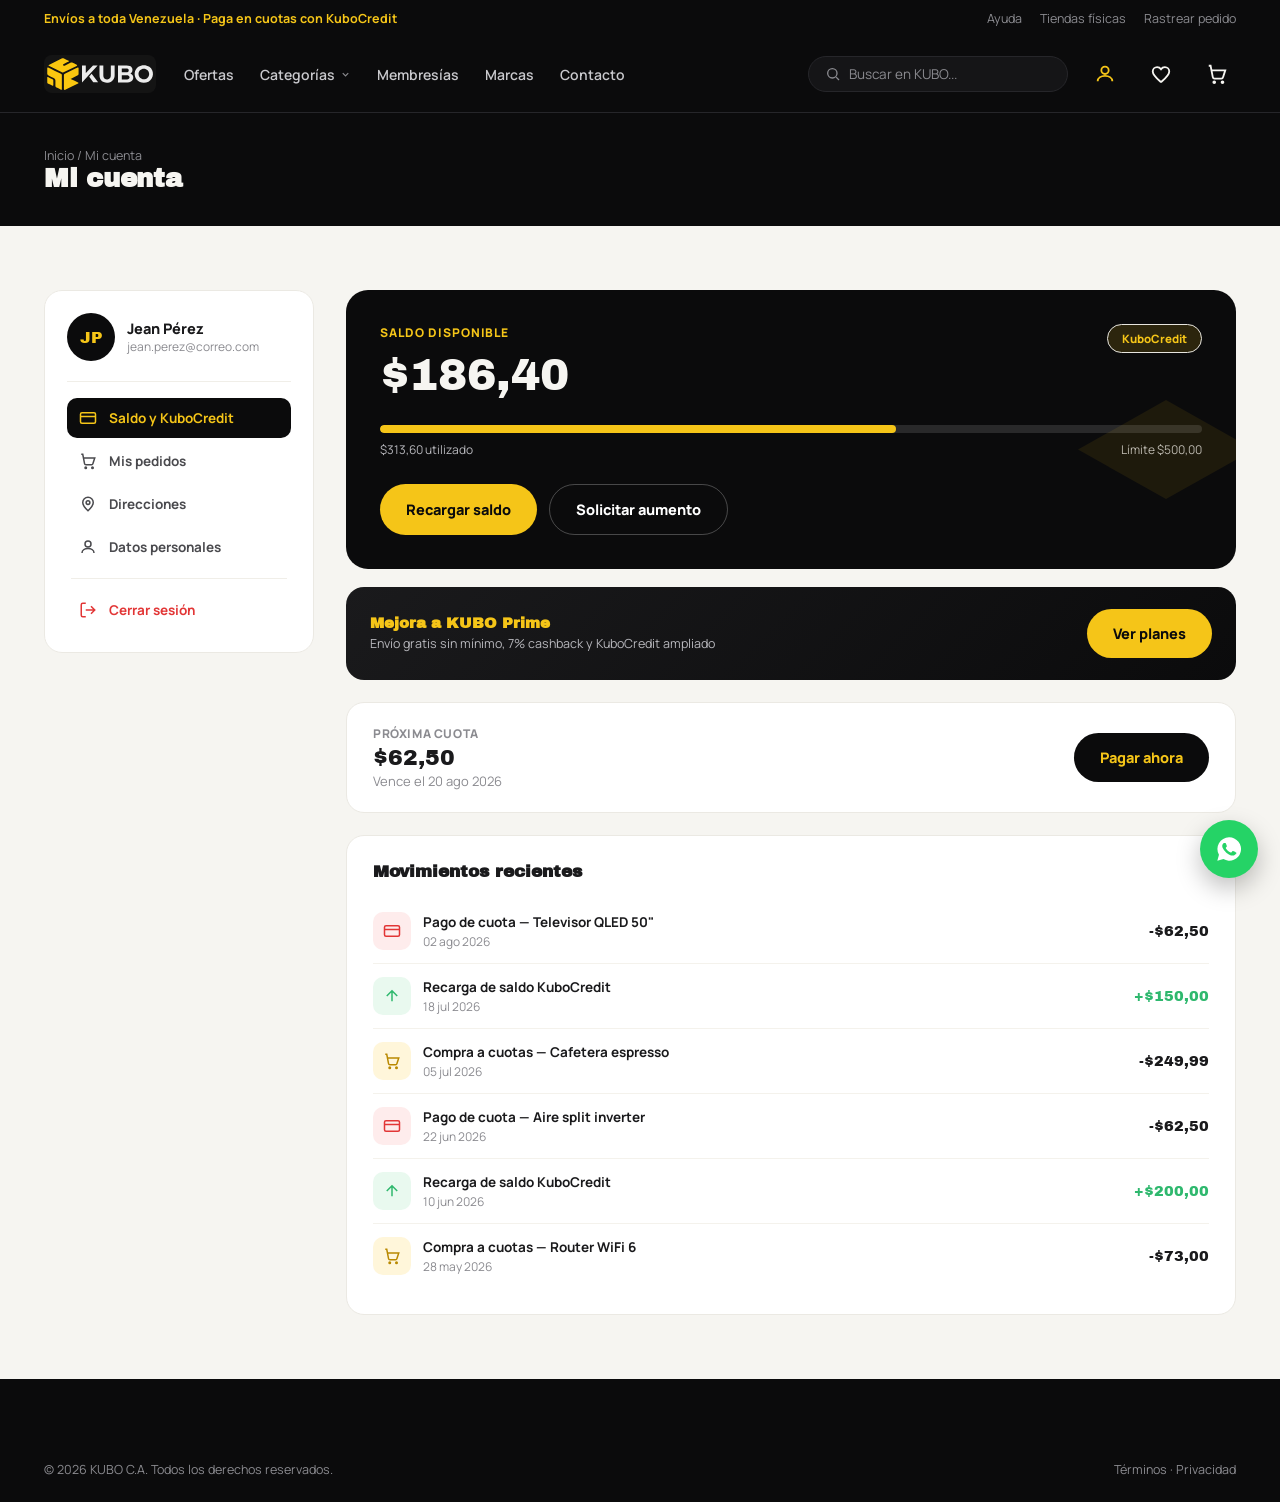
<file: cuenta.html>
<!DOCTYPE html>
<html lang="es">
<head>
<meta charset="UTF-8">
<meta name="viewport" content="width=device-width, initial-scale=1">
<title>Mi cuenta — KUBO</title>
<meta name="robots" content="noindex, nofollow">
<link rel="icon" type="image/svg+xml" href="assets/logo-kubo.svg">
<link rel="stylesheet" href="assets/style.css">
</head>
<body>

<div class="topbar">
  <div class="wrap">
    <span class="msg">Envíos a toda Venezuela · Paga en cuotas con KuboCredit</span>
    <div class="links"><a href="#">Ayuda</a><a href="#">Tiendas físicas</a><a href="#">Rastrear pedido</a></div>
  </div>
</div>

<header class="site">
  <div class="wrap hd-row">
    <a class="logo" href="index.html">
      <img src="assets/logo-kubo-full.svg" alt="KUBO" class="logo-img-full">
    </a>
    <nav class="main">
      <a href="catalogo.html">Ofertas</a>
      <div class="nav-item-mega">
        <a href="catalogo.html" class="nav-link-mega">Categorías <svg viewBox="0 0 24 24" fill="none" stroke="currentColor" stroke-width="2.6"><path d="M6 9l6 6 6-6"/></svg></a>
        <div class="mega-panel" id="megaPanel"></div>
      </div>
      <a href="membresias.html">Membresías</a>
      <a href="index.html#marcas">Marcas</a>
      <a href="index.html#contacto">Contacto</a>
    </nav>
    <div class="hd-actions">
      <div class="search-box">
        <svg viewBox="0 0 24 24" fill="none" stroke="currentColor" stroke-width="2" width="16" height="16" style="margin-right:8px;flex-shrink:0;color:#8B8B90"><circle cx="11" cy="11" r="7"/><path d="M21 21l-4.3-4.3"/></svg>
        <input type="text" placeholder="Buscar en KUBO..." data-search-input>
      </div>
      <a class="icon-btn" href="cuenta.html" aria-label="Cuenta" style="color:var(--yellow);"><svg viewBox="0 0 24 24" fill="none" stroke="currentColor" stroke-width="2"><circle cx="12" cy="8" r="4"/><path d="M4 20c0-4 4-6 8-6s8 2 8 6"/></svg></a>
      <a class="icon-btn" href="favoritos.html" aria-label="Favoritos"><svg viewBox="0 0 24 24" fill="none" stroke="currentColor" stroke-width="2"><path d="M12 20.5c-.28 0-.55-.1-.76-.3C7.02 16.6 3 13.1 3 9.3 3 6.6 5.1 4.5 7.8 4.5c1.68 0 3.24.86 4.2 2.24.96-1.38 2.52-2.24 4.2-2.24 2.7 0 4.8 2.1 4.8 4.8 0 3.8-4.02 7.3-8.24 10.9-.21.2-.48.3-.76.3z"/></svg><span class="badge hide" data-fav-badge>0</span></a>
      <a class="icon-btn" href="carrito.html" aria-label="Carrito"><svg viewBox="0 0 24 24" fill="none" stroke="currentColor" stroke-width="2"><path d="M3 3h2l2.4 12.4a2 2 0 0 0 2 1.6h7.2a2 2 0 0 0 2-1.6L21 8H6"/><circle cx="9" cy="21" r="1"/><circle cx="18" cy="21" r="1"/></svg><span class="badge hide" data-cart-badge>0</span></a>
      <button class="burger" id="burgerBtn" aria-label="Menú"><svg viewBox="0 0 24 24" fill="none" stroke="currentColor" stroke-width="2" width="26" height="26"><path d="M4 6h16M4 12h16M4 18h16"/></svg></button>
    </div>
  </div>
  <div class="mobile-nav" id="mobileNav">
    <div class="mobile-search"><input type="text" placeholder="Buscar en KUBO..." data-search-input></div>
    <a href="catalogo.html">Ofertas</a><div id="mobileCatList"></div><a href="membresias.html">Membresías</a><a href="favoritos.html">Favoritos</a><a href="carrito.html">Carrito</a><a href="cuenta.html">Mi cuenta</a>
  </div>
</header>

<div class="pagehead">
  <div class="wrap">
    <div>
      <div class="breadcrumb"><a href="index.html">Inicio</a> / <span>Mi cuenta</span></div>
      <h1 class="hd">Mi cuenta</h1>
    </div>
  </div>
</div>

<section class="section">
  <div class="wrap">
    <div class="acc-layout">
      <aside class="acc-side">
        <div class="acc-profile">
          <div class="acc-avatar" id="avatarInit"></div>
          <div>
            <div class="nm" id="profName"></div>
            <div class="em" id="profEmail"></div>
          </div>
        </div>
        <nav class="acc-nav">
          <button class="active" data-tab="saldo">
            <svg viewBox="0 0 24 24" fill="none" stroke="currentColor" stroke-width="2"><rect x="2" y="5" width="20" height="14" rx="2"/><path d="M2 10h20"/></svg>
            Saldo y KuboCredit
          </button>
          <button data-tab="pedidos">
            <svg viewBox="0 0 24 24" fill="none" stroke="currentColor" stroke-width="2"><path d="M3 3h2l2.4 12.4a2 2 0 0 0 2 1.6h7.2a2 2 0 0 0 2-1.6L21 8H6"/><circle cx="9" cy="21" r="1"/><circle cx="18" cy="21" r="1"/></svg>
            Mis pedidos
          </button>
          <button data-tab="direcciones">
            <svg viewBox="0 0 24 24" fill="none" stroke="currentColor" stroke-width="2"><path d="M12 21s7-6.5 7-11a7 7 0 1 0-14 0c0 4.5 7 11 7 11z"/><circle cx="12" cy="10" r="2.5"/></svg>
            Direcciones
          </button>
          <button data-tab="perfil">
            <svg viewBox="0 0 24 24" fill="none" stroke="currentColor" stroke-width="2"><circle cx="12" cy="8" r="4"/><path d="M4 20c0-4 4-6 8-6s8 2 8 6"/></svg>
            Datos personales
          </button>
          <div class="sep"></div>
          <button class="danger" id="logoutBtn">
            <svg viewBox="0 0 24 24" fill="none" stroke="currentColor" stroke-width="2"><path d="M9 21H5a2 2 0 0 1-2-2V5a2 2 0 0 1 2-2h4M16 17l5-5-5-5M21 12H9"/></svg>
            Cerrar sesión
          </button>
        </nav>
      </aside>

      <div>
        <div class="acc-tab active" id="tab-saldo">
          <div class="balance-card">
            <div class="top">
              <div>
                <div class="lbl">Saldo disponible</div>
                <div class="amt">$<span id="saldoAmt"></span></div>
              </div>
              <span class="chip">KuboCredit</span>
            </div>
            <div class="bar-wrap">
              <div class="bar-track"><div class="bar-fill" id="barFill"></div></div>
              <div class="bar-labels">
                <span>$<span id="usadoAmt">···</span> utilizado</span>
                <span>Límite $<span id="limiteAmt">···</span></span>
              </div>
            </div>
            <div class="actions">
              <button class="btn btn-primary" id="recargarBtn">Recargar saldo</button>
              <button class="btn btn-ghost" style="border-color:rgba(255,255,255,.25);color:#fff;" id="aumentoBtn">Solicitar aumento</button>
            </div>
            <svg class="deco" viewBox="0 0 200 200"><path d="M100 10 L180 55 L100 100 L20 55 Z" fill="#F5C518"/></svg>
          </div>

          <a href="membresias.html" class="mem-banner" style="text-decoration:none;margin-top:18px;">
            <div class="txt">
              <b>Mejora a KUBO Prime</b>
              <span>Envío gratis sin mínimo, 7% cashback y KuboCredit ampliado</span>
            </div>
            <span class="btn btn-primary" style="pointer-events:none;">Ver planes</span>
          </a>

          <div class="next-pay">
            <div>
              <div class="lbl">Próxima cuota</div>
              <div class="val">$<span id="proximoMonto"></span></div>
              <div class="date">Vence el <span id="proximoFecha"></span></div>
            </div>
            <button class="btn btn-dark" id="pagarBtn">Pagar ahora</button>
          </div>

          <div class="acc-block">
            <h3>Movimientos recientes</h3>
            <div id="movList"></div>
          </div>
        </div>

        <div class="acc-tab" id="tab-pedidos">
          <div class="acc-block">
            <h3>Historial de pedidos</h3>
            <div id="ordersList"></div>
          </div>
        </div>

        <div class="acc-tab" id="tab-direcciones">
          <div class="acc-block">
            <h3>Direcciones guardadas</h3>
            <div id="addrList"></div>
            <button class="btn btn-dark" style="margin-top:8px;" onclick="showToast('Función no disponible en la demo')">Añadir dirección</button>
          </div>
        </div>

        <div class="acc-tab" id="tab-perfil">
          <div class="acc-block">
            <h3>Datos personales</h3>
            <form id="profileForm">
              <div class="field">
                <label for="pfName">Nombre completo</label>
                <div class="input-wrap">
                  <svg viewBox="0 0 24 24" fill="none" stroke="currentColor" stroke-width="2"><circle cx="12" cy="8" r="4"/><path d="M4 20c0-4 4-6 8-6s8 2 8 6"/></svg>
                  <input type="text" id="pfName">
                </div>
              </div>
              <div class="field">
                <label for="pfEmail">Correo electrónico</label>
                <div class="input-wrap">
                  <svg viewBox="0 0 24 24" fill="none" stroke="currentColor" stroke-width="2"><rect x="2" y="4" width="20" height="16" rx="2"/><path d="M2 6l10 7 10-7"/></svg>
                  <input type="email" id="pfEmail">
                </div>
              </div>
              <div class="field">
                <label for="pfPhone">Teléfono</label>
                <div class="input-wrap">
                  <svg viewBox="0 0 24 24" fill="none" stroke="currentColor" stroke-width="2"><path d="M22 16.9v3a2 2 0 0 1-2.2 2 19.8 19.8 0 0 1-8.6-3.1 19.5 19.5 0 0 1-6-6A19.8 19.8 0 0 1 2.1 4.2 2 2 0 0 1 4.1 2h3a2 2 0 0 1 2 1.7c.1.9.3 1.8.6 2.7a2 2 0 0 1-.4 2.1L8.1 9.7a16 16 0 0 0 6 6l1.2-1.2a2 2 0 0 1 2.1-.4c.9.3 1.8.5 2.7.6a2 2 0 0 1 1.9 2.2z"/></svg>
                  <input type="tel" id="pfPhone">
                </div>
              </div>
              <button type="submit" class="btn btn-dark">Guardar cambios</button>
            </form>
          </div>
        </div>
      </div>
    </div>
  </div>
</section>

<footer>
  <div class="wrap f-bottom" style="border-top:none;margin-top:0;">
    <span>© 2026 KUBO C.A. Todos los derechos reservados.</span>
    <span>Términos · Privacidad</span>
  </div>
</footer>

<a class="wa-float" href="https://wa.me/584240000000" target="_blank" aria-label="WhatsApp">
  <svg viewBox="0 0 24 24" fill="currentColor"><path d="M12 2a10 10 0 0 0-8.6 15L2 22l5.2-1.4A10 10 0 1 0 12 2zm5.7 14.2c-.2.7-1.4 1.4-2 1.4-.5.1-1.1.1-1.8-.1-.4-.1-1-.3-1.6-.6-2.9-1.3-4.8-4.2-4.9-4.4-.1-.2-1.2-1.6-1.2-3s.8-2.1 1.1-2.4c.3-.3.6-.3.8-.3h.6c.2 0 .4 0 .6.5.2.5.8 1.9.8 2 .1.2.1.3 0 .5-.1.2-.1.3-.3.5l-.4.5c-.1.2-.3.3-.1.6.2.3.8 1.3 1.7 2.1 1.2 1 2.1 1.4 2.4 1.5.3.1.4.1.6-.1l.9-1c.2-.3.4-.2.7-.1.3.1 1.7.8 2 .9.3.2.5.2.6.3.1.2.1.9-.1 1.6z"/></svg>
</a>

<script src="assets/store.js"></script>
<script>
document.getElementById('avatarInit').textContent = initials(USER.name);
document.getElementById('profName').textContent = USER.name;
document.getElementById('profEmail').textContent = USER.email;

document.getElementById('saldoAmt').innerHTML = '<span class="sk" style="display:inline-block;width:110px;height:38px;vertical-align:middle;"></span>';
document.getElementById('barFill').style.width = '0%';
document.getElementById('proximoMonto').innerHTML = '<span class="sk" style="display:inline-block;width:60px;height:18px;vertical-align:middle;"></span>';
setTimeout(() => {
  document.getElementById('saldoAmt').textContent = formatPrice(USER.saldoDisponible);
  document.getElementById('usadoAmt').textContent = formatPrice(USER.saldoUtilizado);
  document.getElementById('limiteAmt').textContent = formatPrice(USER.limiteCredito);
  document.getElementById('barFill').style.width = Math.min(100, (USER.saldoUtilizado / USER.limiteCredito) * 100) + '%';
  document.getElementById('proximoMonto').textContent = formatPrice(USER.proximoPago.monto);
  document.getElementById('proximoFecha').textContent = USER.proximoPago.fecha;
}, 500);

const movIcons = {
  pago:'<svg viewBox="0 0 24 24" fill="none" stroke="currentColor" stroke-width="2"><rect x="2" y="5" width="20" height="14" rx="2"/><path d="M2 10h20"/></svg>',
  recarga:'<svg viewBox="0 0 24 24" fill="none" stroke="currentColor" stroke-width="2"><path d="M12 5v14M5 12l7-7 7 7"/></svg>',
  compra:'<svg viewBox="0 0 24 24" fill="none" stroke="currentColor" stroke-width="2"><path d="M3 3h2l2.4 12.4a2 2 0 0 0 2 1.6h7.2a2 2 0 0 0 2-1.6L21 8H6"/><circle cx="9" cy="21" r="1"/><circle cx="18" cy="21" r="1"/></svg>'
};

const movList = document.getElementById('movList');
movList.innerHTML = Array(4).fill(0).map(skeletonRow).join('');
setTimeout(() => {
  movList.innerHTML = USER.movimientos.map(m => `
    <div class="mv-row">
      <div class="mv-left">
        <div class="mv-ic ${m.tipo}">${movIcons[m.tipo]}</div>
        <div>
          <div class="mv-desc">${m.desc}</div>
          <div class="mv-date">${m.fecha}</div>
        </div>
      </div>
      <div class="mv-amt ${m.monto < 0 ? 'neg' : 'pos'}">${m.monto < 0 ? '-' : '+'}$${formatPrice(Math.abs(m.monto))}</div>
    </div>`).join('');
}, 500);

const ordersList = document.getElementById('ordersList');
ordersList.innerHTML = Array(3).fill(0).map(skeletonRow).join('');
setTimeout(() => {
  ordersList.innerHTML = USER.pedidos.map(o => {
    const statusClass = o.estado === 'Entregado' ? 'entregado' : 'en-camino';
    const names = o.productos.map(id => { const pr = findProduct(id); return pr ? `${pr.name} (${pr.sku})` : ''; }).filter(Boolean).join(', ');
    return `
      <div class="ord-row">
        <div>
          <div class="ord-id">#${o.id}</div>
          <div class="ord-date">${o.fecha} · ${names}</div>
        </div>
        <span class="ord-status ${statusClass}">${o.estado}</span>
        <div class="ord-total">$${formatPrice(o.total)}</div>
      </div>`;
  }).join('');
}, 500);

document.getElementById('addrList').innerHTML = USER.direcciones.map(a => `
  <div class="addr-card">
    <div>
      <div class="tag2">${a.etiqueta} ${a.principal ? '<span class="primary">Principal</span>' : ''}</div>
      <p>${a.detalle}</p>
    </div>
    <span class="edit" onclick="showToast('Función no disponible en la demo')">Editar</span>
  </div>`).join('');

document.getElementById('pfName').value = USER.name;
document.getElementById('pfEmail').value = USER.email;
document.getElementById('pfPhone').value = USER.phone;

document.querySelectorAll('.acc-nav button[data-tab]').forEach(btn => {
  btn.addEventListener('click', () => {
    document.querySelectorAll('.acc-nav button[data-tab]').forEach(b => b.classList.remove('active'));
    document.querySelectorAll('.acc-tab').forEach(t => t.classList.remove('active'));
    btn.classList.add('active');
    document.getElementById('tab-' + btn.dataset.tab).classList.add('active');
  });
});

document.getElementById('recargarBtn').addEventListener('click', () => {
  window.open('https://wa.me/584240000000?text=' + encodeURIComponent('Hola, quiero recargar mi saldo KuboCredit'), '_blank');
});
document.getElementById('aumentoBtn').addEventListener('click', () => {
  window.open('https://wa.me/584240000000?text=' + encodeURIComponent('Hola, quiero solicitar un aumento de límite en KuboCredit'), '_blank');
});
document.getElementById('pagarBtn').addEventListener('click', () => {
  window.open('https://wa.me/584240000000?text=' + encodeURIComponent('Hola, quiero pagar mi próxima cuota de $' + formatPrice(USER.proximoPago.monto)), '_blank');
});
document.getElementById('logoutBtn').addEventListener('click', () => {
  showToast('Sesión cerrada');
  setTimeout(() => window.location.href = 'login.html', 800);
});
document.getElementById('profileForm').addEventListener('submit', e => {
  e.preventDefault();
  showToast('Datos actualizados correctamente');
});
</script>

</body>
</html>
</file>
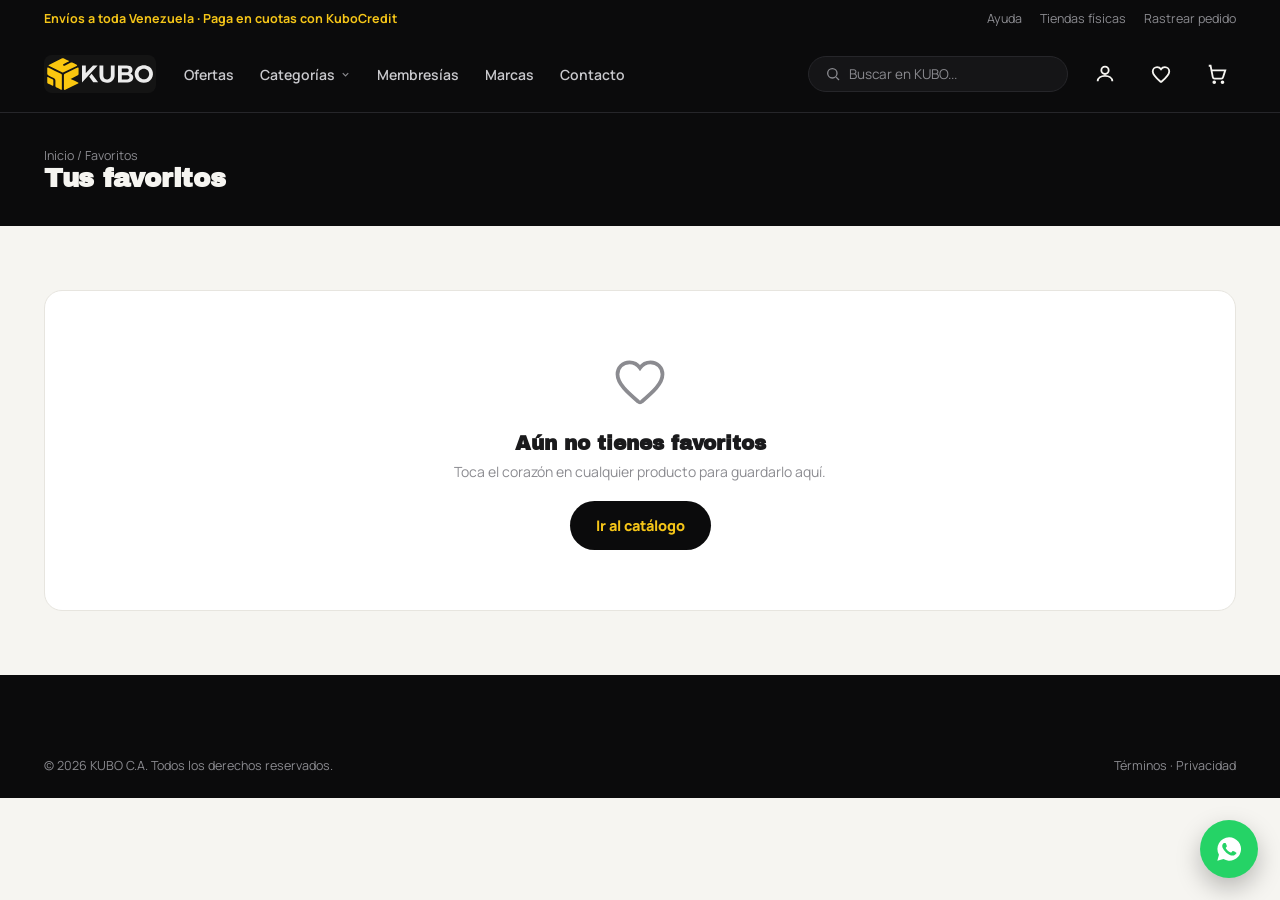
<file: favoritos.html>
<!DOCTYPE html>
<html lang="es">
<head>
<meta charset="UTF-8">
<meta name="viewport" content="width=device-width, initial-scale=1">
<title>Favoritos — KUBO</title>
<meta name="robots" content="noindex, nofollow">
<link rel="icon" type="image/svg+xml" href="assets/logo-kubo.svg">
<link rel="stylesheet" href="assets/style.css">
</head>
<body>

<div class="topbar">
  <div class="wrap">
    <span class="msg">Envíos a toda Venezuela · Paga en cuotas con KuboCredit</span>
    <div class="links"><a href="#">Ayuda</a><a href="#">Tiendas físicas</a><a href="#">Rastrear pedido</a></div>
  </div>
</div>

<header class="site">
  <div class="wrap hd-row">
    <a class="logo" href="index.html">
      <img src="assets/logo-kubo-full.svg" alt="KUBO" class="logo-img-full">
    </a>
    <nav class="main">
      <a href="catalogo.html">Ofertas</a>
      <div class="nav-item-mega">
        <a href="catalogo.html" class="nav-link-mega">Categorías <svg viewBox="0 0 24 24" fill="none" stroke="currentColor" stroke-width="2.6"><path d="M6 9l6 6 6-6"/></svg></a>
        <div class="mega-panel" id="megaPanel"></div>
      </div>
      <a href="membresias.html">Membresías</a>
      <a href="index.html#marcas">Marcas</a>
      <a href="index.html#contacto">Contacto</a>
    </nav>
    <div class="hd-actions">
      <div class="search-box">
        <svg viewBox="0 0 24 24" fill="none" stroke="currentColor" stroke-width="2" width="16" height="16" style="margin-right:8px;flex-shrink:0;color:#8B8B90"><circle cx="11" cy="11" r="7"/><path d="M21 21l-4.3-4.3"/></svg>
        <input type="text" placeholder="Buscar en KUBO..." data-search-input>
      </div>
      <a class="icon-btn" href="login.html" aria-label="Cuenta"><svg viewBox="0 0 24 24" fill="none" stroke="currentColor" stroke-width="2"><circle cx="12" cy="8" r="4"/><path d="M4 20c0-4 4-6 8-6s8 2 8 6"/></svg></a>
      <a class="icon-btn" href="favoritos.html" aria-label="Favoritos"><svg viewBox="0 0 24 24" fill="none" stroke="currentColor" stroke-width="2"><path d="M12 20.5c-.28 0-.55-.1-.76-.3C7.02 16.6 3 13.1 3 9.3 3 6.6 5.1 4.5 7.8 4.5c1.68 0 3.24.86 4.2 2.24.96-1.38 2.52-2.24 4.2-2.24 2.7 0 4.8 2.1 4.8 4.8 0 3.8-4.02 7.3-8.24 10.9-.21.2-.48.3-.76.3z"/></svg><span class="badge hide" data-fav-badge>0</span></a>
      <a class="icon-btn" href="carrito.html" aria-label="Carrito"><svg viewBox="0 0 24 24" fill="none" stroke="currentColor" stroke-width="2"><path d="M3 3h2l2.4 12.4a2 2 0 0 0 2 1.6h7.2a2 2 0 0 0 2-1.6L21 8H6"/><circle cx="9" cy="21" r="1"/><circle cx="18" cy="21" r="1"/></svg><span class="badge hide" data-cart-badge>0</span></a>
      <button class="burger" id="burgerBtn" aria-label="Menú"><svg viewBox="0 0 24 24" fill="none" stroke="currentColor" stroke-width="2" width="26" height="26"><path d="M4 6h16M4 12h16M4 18h16"/></svg></button>
    </div>
  </div>
  <div class="mobile-nav" id="mobileNav">
    <div class="mobile-search"><input type="text" placeholder="Buscar en KUBO..." data-search-input></div>
    <a href="catalogo.html">Ofertas</a><div id="mobileCatList"></div><a href="membresias.html">Membresías</a><a href="favoritos.html">Favoritos</a><a href="carrito.html">Carrito</a>
  </div>
</header>

<div class="pagehead">
  <div class="wrap">
    <div>
      <div class="breadcrumb"><a href="index.html">Inicio</a> / <span>Favoritos</span></div>
      <h1 class="hd">Tus favoritos</h1>
    </div>
  </div>
</div>

<section class="section">
  <div class="wrap">
    <div class="prod-grid" id="favGrid"></div>
    <div class="empty-state" id="favEmpty" style="display:none;">
      <svg viewBox="0 0 24 24" fill="none" stroke="currentColor" stroke-width="1.5"><path d="M12 20.5c-.28 0-.55-.1-.76-.3C7.02 16.6 3 13.1 3 9.3 3 6.6 5.1 4.5 7.8 4.5c1.68 0 3.24.86 4.2 2.24.96-1.38 2.52-2.24 4.2-2.24 2.7 0 4.8 2.1 4.8 4.8 0 3.8-4.02 7.3-8.24 10.9-.21.2-.48.3-.76.3z"/></svg>
      <h3>Aún no tienes favoritos</h3>
      <p>Toca el corazón en cualquier producto para guardarlo aquí.</p>
      <a class="btn btn-dark" href="catalogo.html">Ir al catálogo</a>
    </div>
  </div>
</section>

<footer>
  <div class="wrap f-bottom" style="border-top:none;margin-top:0;">
    <span>© 2026 KUBO C.A. Todos los derechos reservados.</span>
    <span>Términos · Privacidad</span>
  </div>
</footer>

<a class="wa-float" href="https://wa.me/584240000000" target="_blank" aria-label="WhatsApp">
  <svg viewBox="0 0 24 24" fill="currentColor"><path d="M12 2a10 10 0 0 0-8.6 15L2 22l5.2-1.4A10 10 0 1 0 12 2zm5.7 14.2c-.2.7-1.4 1.4-2 1.4-.5.1-1.1.1-1.8-.1-.4-.1-1-.3-1.6-.6-2.9-1.3-4.8-4.2-4.9-4.4-.1-.2-1.2-1.6-1.2-3s.8-2.1 1.1-2.4c.3-.3.6-.3.8-.3h.6c.2 0 .4 0 .6.5.2.5.8 1.9.8 2 .1.2.1.3 0 .5-.1.2-.1.3-.3.5l-.4.5c-.1.2-.3.3-.1.6.2.3.8 1.3 1.7 2.1 1.2 1 2.1 1.4 2.4 1.5.3.1.4.1.6-.1l.9-1c.2-.3.4-.2.7-.1.3.1 1.7.8 2 .9.3.2.5.2.6.3.1.2.1.9-.1 1.6z"/></svg>
</a>

<script src="assets/store.js"></script>
<script>
function renderFavs(){
  const favs = getFavs();
  const grid = document.getElementById('favGrid');
  const empty = document.getElementById('favEmpty');
  empty.style.display = 'none';
  if(favs.length === 0){
    grid.innerHTML = '';
    empty.style.display = 'block';
    return;
  }
  const list = PRODUCTS.filter(p => favs.includes(p.id));
  grid.innerHTML = skeletonGrid(list.length);
  setTimeout(() => { grid.innerHTML = list.map(productCardHTML).join(''); }, 400);
}
renderFavs();
document.addEventListener('click', e => {
  if(e.target.closest('.fav')) setTimeout(renderFavs, 50);
});
</script>

</body>
</html>
</file>
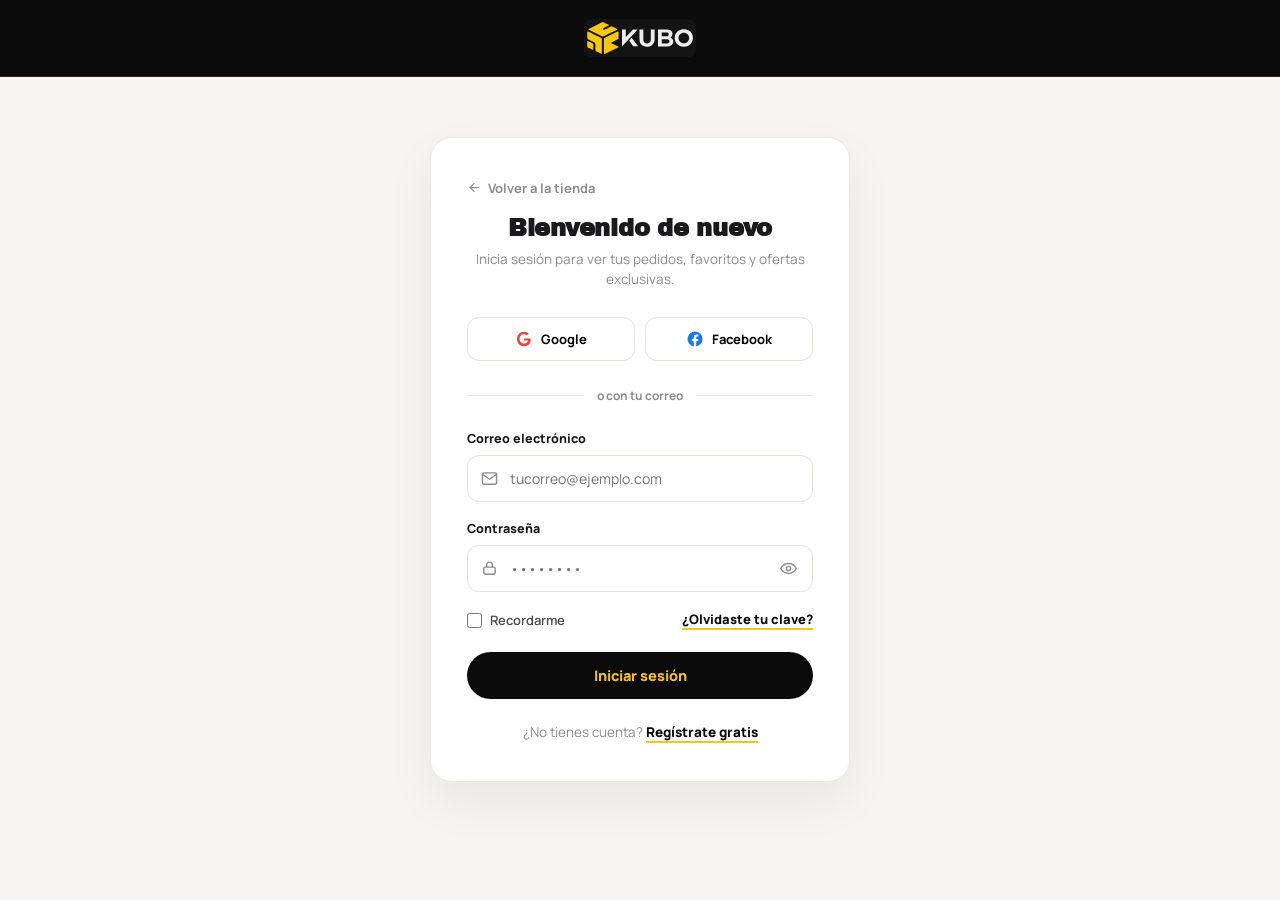
<file: login.html>
<!DOCTYPE html>
<html lang="es">
<head>
<meta charset="UTF-8">
<meta name="viewport" content="width=device-width, initial-scale=1">
<title>Iniciar sesión — KUBO</title>
<meta name="robots" content="noindex, nofollow">
<link rel="icon" type="image/svg+xml" href="assets/logo-kubo.svg">
<link rel="stylesheet" href="assets/style.css">
</head>
<body>

<header class="site" style="position:static;">
  <div class="wrap hd-row" style="justify-content:center;">
    <a class="logo" href="index.html">
      <img src="assets/logo-kubo-full.svg" alt="KUBO" class="logo-img-full">
    </a>
  </div>
</header>

<div class="auth-shell">
  <div class="auth-card">
    <a class="back-home" href="index.html">
      <svg viewBox="0 0 24 24" fill="none" stroke="currentColor" stroke-width="2"><path d="M19 12H5M12 19l-7-7 7-7"/></svg>
      Volver a la tienda
    </a>
    <h1>Bienvenido de nuevo</h1>
    <p class="sub">Inicia sesión para ver tus pedidos, favoritos y ofertas exclusivas.</p>

    <div class="social-row">
      <button class="social-btn" type="button" onclick="showToast('Función no disponible en la demo')">
        <svg viewBox="0 0 24 24"><path fill="#EA4335" d="M12 10.2v3.9h5.5c-.2 1.4-1.7 4.1-5.5 4.1-3.3 0-6-2.8-6-6.2s2.7-6.2 6-6.2c1.9 0 3.1.8 3.8 1.5l2.6-2.5C16.8 3.2 14.6 2.2 12 2.2 6.9 2.2 2.7 6.4 2.7 12s4.2 9.8 9.3 9.8c5.4 0 8.9-3.8 8.9-9.1 0-.6-.1-1.1-.2-1.5H12z"/></svg>
        Google
      </button>
      <button class="social-btn" type="button" onclick="showToast('Función no disponible en la demo')">
        <svg viewBox="0 0 24 24" fill="#1877F2"><path d="M22 12a10 10 0 1 0-11.6 9.9v-7H7.9V12h2.5V9.8c0-2.5 1.5-3.9 3.8-3.9 1.1 0 2.2.2 2.2.2v2.5h-1.2c-1.2 0-1.6.8-1.6 1.6V12h2.8l-.4 2.9h-2.4v7A10 10 0 0 0 22 12z"/></svg>
        Facebook
      </button>
    </div>
    <div class="auth-divider">o con tu correo</div>

    <form id="loginForm" novalidate>
      <div class="field" id="emailField">
        <label for="email">Correo electrónico</label>
        <div class="input-wrap">
          <svg viewBox="0 0 24 24" fill="none" stroke="currentColor" stroke-width="2"><rect x="2" y="4" width="20" height="16" rx="2"/><path d="M2 6l10 7 10-7"/></svg>
          <input type="email" id="email" placeholder="tucorreo@ejemplo.com" required>
        </div>
        <span class="error">Ingresa un correo válido</span>
      </div>
      <div class="field" id="passField">
        <label for="password">Contraseña</label>
        <div class="input-wrap">
          <svg viewBox="0 0 24 24" fill="none" stroke="currentColor" stroke-width="2"><rect x="4" y="10" width="16" height="10" rx="2"/><path d="M8 10V7a4 4 0 0 1 8 0v3"/></svg>
          <input type="password" id="password" placeholder="••••••••" required>
          <button type="button" class="toggle-pass" data-target="password" aria-label="Mostrar contraseña">
            <svg viewBox="0 0 24 24" fill="none" stroke="currentColor" stroke-width="2"><path d="M1 12s4-7 11-7 11 7 11 7-4 7-11 7-11-7-11-7z"/><circle cx="12" cy="12" r="3"/></svg>
          </button>
        </div>
        <span class="error">La contraseña es obligatoria</span>
      </div>
      <div class="row-between">
        <label class="check-inline"><input type="checkbox"> Recordarme</label>
        <a class="link-accent" href="recuperar.html">¿Olvidaste tu clave?</a>
      </div>
      <button type="submit" class="btn btn-dark auth-submit">Iniciar sesión</button>
    </form>

    <p class="auth-foot" style="margin-top:24px;">¿No tienes cuenta? <a class="link-accent" href="registro.html">Regístrate gratis</a></p>
  </div>
</div>

<script src="assets/store.js"></script>
<script>
document.querySelectorAll('.toggle-pass').forEach(btn => {
  btn.addEventListener('click', () => {
    const input = document.getElementById(btn.dataset.target);
    input.type = input.type === 'password' ? 'text' : 'password';
  });
});

document.getElementById('loginForm').addEventListener('submit', e => {
  e.preventDefault();
  const email = document.getElementById('email');
  const pass = document.getElementById('password');
  const emailField = document.getElementById('emailField');
  const passField = document.getElementById('passField');
  const emailOk = /^[^\s@]+@[^\s@]+\.[^\s@]+$/.test(email.value);
  emailField.classList.toggle('invalid', !emailOk);
  passField.classList.toggle('invalid', pass.value.length === 0);
  if(emailOk && pass.value.length > 0){
    showToast('Sesión iniciada correctamente');
    setTimeout(() => window.location.href = 'cuenta.html', 900);
  }
});
</script>

</body>
</html>
</file>
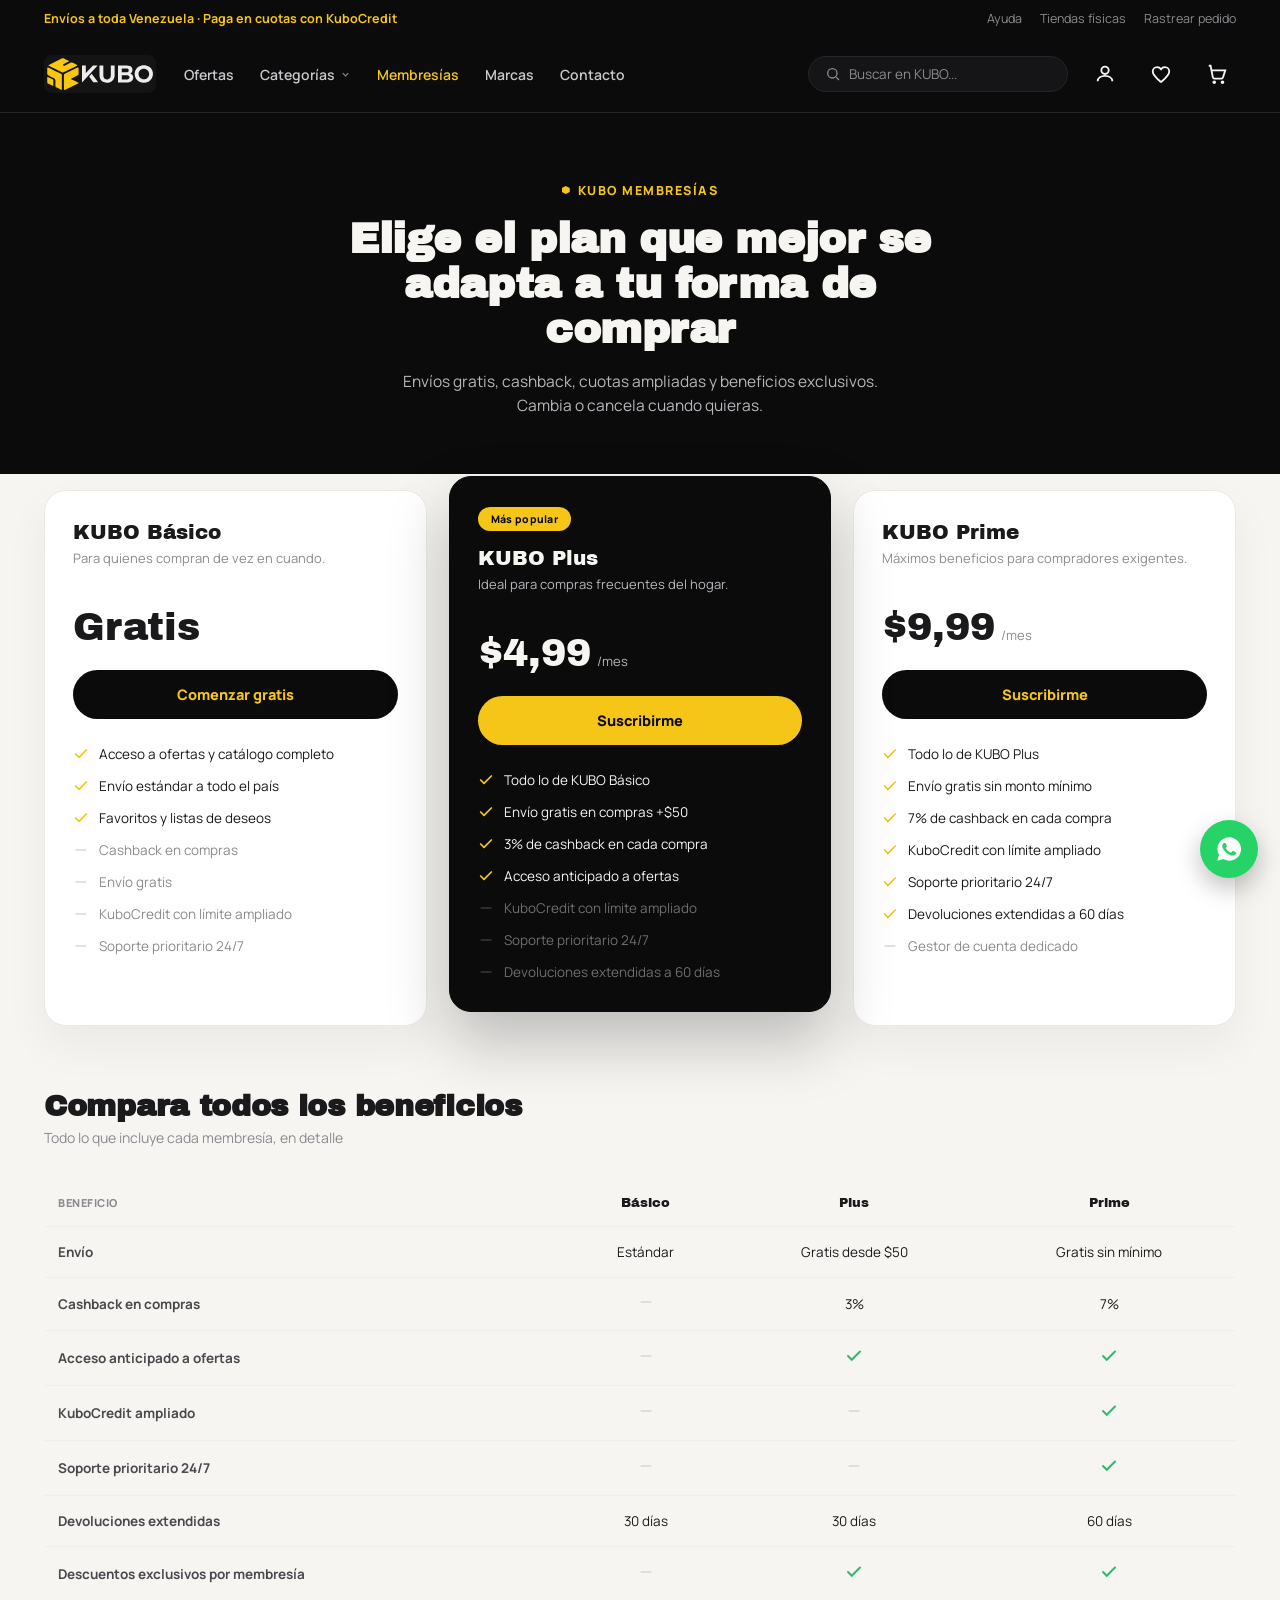
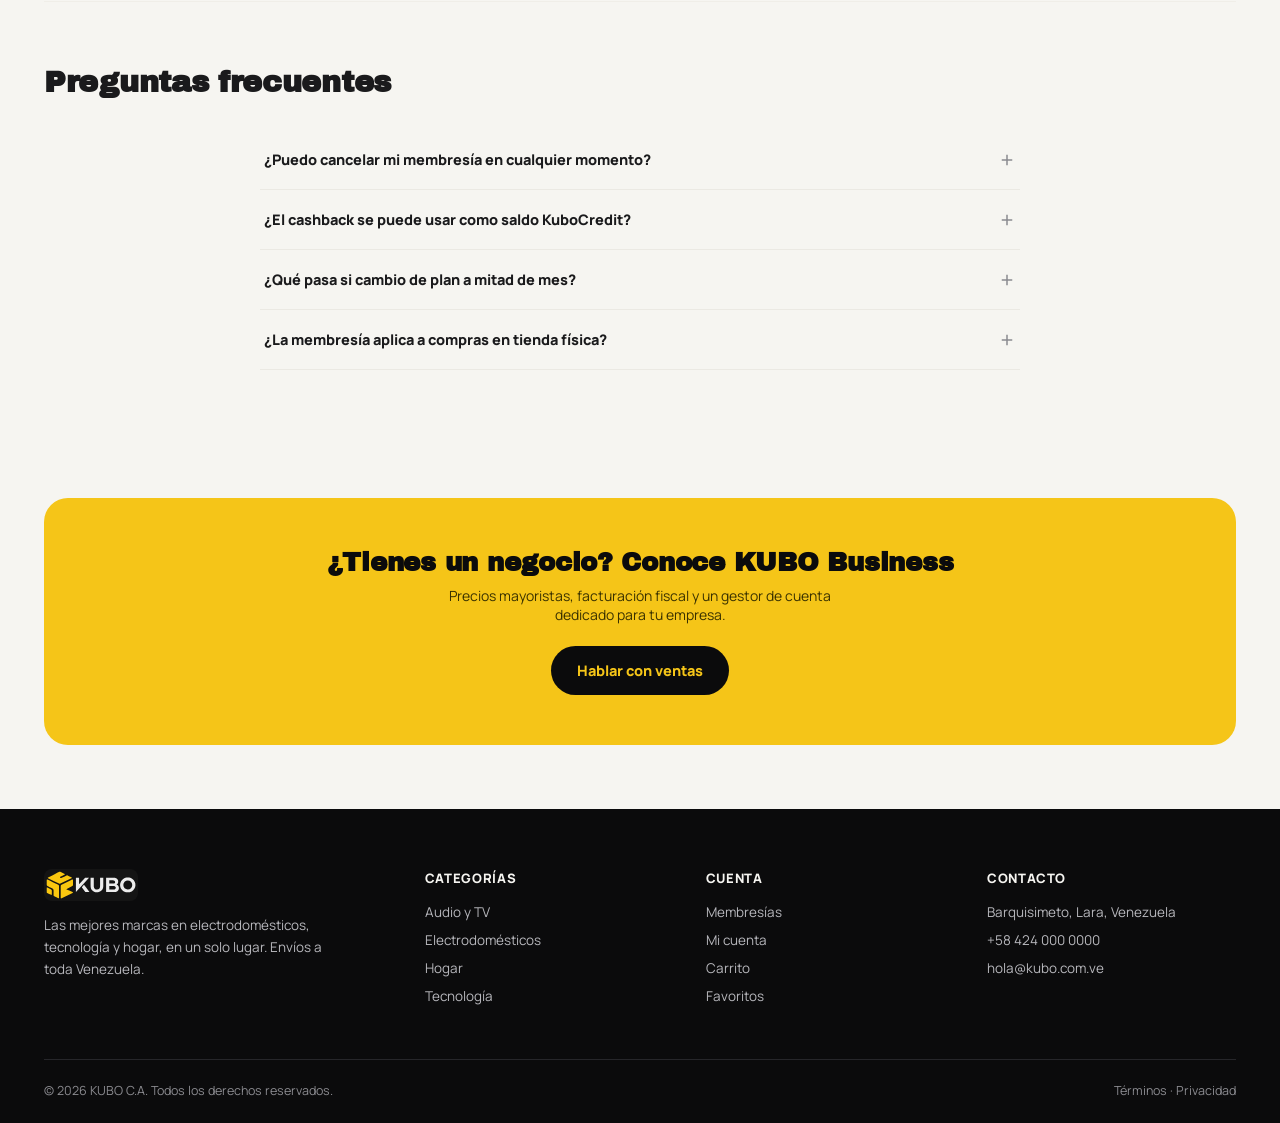
<file: membresias.html>
<!DOCTYPE html>
<html lang="es">
<head>
<meta charset="UTF-8">
<meta name="viewport" content="width=device-width, initial-scale=1">
<title>Membresías KUBO — Envío gratis, cashback y KuboCredit1</title>
<meta name="description" content="Conoce las membresías KUBO: Básico, Plus y Prime. Envío gratis, cashback en tus compras y beneficios exclusivos con KuboCredit.">
<link rel="canonical" href="https://tiendakubo.vercel.app/membresias.html">
<meta name="robots" content="index, follow">
<link rel="icon" type="image/svg+xml" href="assets/logo-kubo.svg">
<link rel="stylesheet" href="assets/style.css">
</head>
<body>

<div class="topbar">
  <div class="wrap">
    <span class="msg">Envíos a toda Venezuela · Paga en cuotas con KuboCredit</span>
    <div class="links"><a href="#">Ayuda</a><a href="#">Tiendas físicas</a><a href="#">Rastrear pedido</a></div>
  </div>
</div>

<header class="site">
  <div class="wrap hd-row">
    <a class="logo" href="index.html">
      <img src="assets/logo-kubo-full.svg" alt="KUBO" class="logo-img-full">
    </a>
    <nav class="main">
      <a href="catalogo.html">Ofertas</a>
      <div class="nav-item-mega">
        <a href="catalogo.html" class="nav-link-mega">Categorías <svg viewBox="0 0 24 24" fill="none" stroke="currentColor" stroke-width="2.6"><path d="M6 9l6 6 6-6"/></svg></a>
        <div class="mega-panel" id="megaPanel"></div>
      </div>
      <a href="membresias.html" class="active">Membresías</a>
      <a href="index.html#marcas">Marcas</a>
      <a href="index.html#contacto">Contacto</a>
    </nav>
    <div class="hd-actions">
      <div class="search-box">
        <svg viewBox="0 0 24 24" fill="none" stroke="currentColor" stroke-width="2" width="16" height="16" style="margin-right:8px;flex-shrink:0;color:#8B8B90"><circle cx="11" cy="11" r="7"/><path d="M21 21l-4.3-4.3"/></svg>
        <input type="text" placeholder="Buscar en KUBO..." data-search-input>
      </div>
      <a class="icon-btn" href="login.html" aria-label="Cuenta"><svg viewBox="0 0 24 24" fill="none" stroke="currentColor" stroke-width="2"><circle cx="12" cy="8" r="4"/><path d="M4 20c0-4 4-6 8-6s8 2 8 6"/></svg></a>
      <a class="icon-btn" href="favoritos.html" aria-label="Favoritos"><svg viewBox="0 0 24 24" fill="none" stroke="currentColor" stroke-width="2"><path d="M12 20.5c-.28 0-.55-.1-.76-.3C7.02 16.6 3 13.1 3 9.3 3 6.6 5.1 4.5 7.8 4.5c1.68 0 3.24.86 4.2 2.24.96-1.38 2.52-2.24 4.2-2.24 2.7 0 4.8 2.1 4.8 4.8 0 3.8-4.02 7.3-8.24 10.9-.21.2-.48.3-.76.3z"/></svg><span class="badge hide" data-fav-badge>0</span></a>
      <a class="icon-btn" href="carrito.html" aria-label="Carrito"><svg viewBox="0 0 24 24" fill="none" stroke="currentColor" stroke-width="2"><path d="M3 3h2l2.4 12.4a2 2 0 0 0 2 1.6h7.2a2 2 0 0 0 2-1.6L21 8H6"/><circle cx="9" cy="21" r="1"/><circle cx="18" cy="21" r="1"/></svg><span class="badge hide" data-cart-badge>0</span></a>
      <button class="burger" id="burgerBtn" aria-label="Menú"><svg viewBox="0 0 24 24" fill="none" stroke="currentColor" stroke-width="2" width="26" height="26"><path d="M4 6h16M4 12h16M4 18h16"/></svg></button>
    </div>
  </div>
  <div class="mobile-nav" id="mobileNav">
    <div class="mobile-search"><input type="text" placeholder="Buscar en KUBO..." data-search-input></div>
    <a href="catalogo.html">Ofertas</a><div id="mobileCatList"></div><a href="membresias.html">Membresías</a><a href="favoritos.html">Favoritos</a><a href="carrito.html">Carrito</a><a href="cuenta.html">Mi cuenta</a>
  </div>
</header>

<section class="mem-hero">
  <div class="wrap">
    <div class="eyebrow">KUBO membresías</div>
    <h1 class="hd">Elige el plan que mejor se adapta a tu forma de comprar</h1>
    <p>Envíos gratis, cashback, cuotas ampliadas y beneficios exclusivos. Cambia o cancela cuando quieras.</p>
  </div>
</section>

<section class="section" style="padding-top:0;">
  <div class="wrap">
    <div class="plans-grid" id="plansGrid"></div>
  </div>
</section>

<section class="section" style="padding-top:0;">
  <div class="wrap">
    <div class="section-head">
      <div>
        <h2 class="hd">Compara todos los beneficios</h2>
        <p>Todo lo que incluye cada membresía, en detalle</p>
      </div>
    </div>
    <div class="compare-wrap">
      <table class="compare-table" id="compareTable"></table>
    </div>
  </div>
</section>

<section class="section" style="padding-top:0;">
  <div class="wrap">
    <div class="section-head">
      <div>
        <h2 class="hd">Preguntas frecuentes</h2>
      </div>
    </div>
    <div class="mem-faq" id="faqList"></div>
  </div>
</section>

<section class="section" style="padding-top:0;">
  <div class="wrap">
    <div class="mem-cta">
      <h3 class="hd">¿Tienes un negocio? Conoce KUBO Business</h3>
      <p>Precios mayoristas, facturación fiscal y un gestor de cuenta dedicado para tu empresa.</p>
      <a class="btn btn-dark" href="https://wa.me/584240000000?text=Hola%2C%20quiero%20informaci%C3%B3n%20sobre%20KUBO%20Business" target="_blank">Hablar con ventas</a>
    </div>
  </div>
</section>

<footer id="contacto">
  <div class="wrap">
    <div class="f-grid">
      <div>
        <div class="f-logo">
          <img src="assets/logo-kubo-full.svg" alt="KUBO" class="logo-img-full logo-img-footer">
        </div>
        <p class="desc">Las mejores marcas en electrodomésticos, tecnología y hogar, en un solo lugar. Envíos a toda Venezuela.</p>
      </div>
      <div>
        <h4>Categorías</h4>
        <ul>
          <li><a href="catalogo.html?categoria=audio-tv">Audio y TV</a></li>
          <li><a href="catalogo.html?categoria=electrodomesticos">Electrodomésticos</a></li>
          <li><a href="catalogo.html?categoria=hogar">Hogar</a></li>
          <li><a href="catalogo.html?categoria=tecnologia">Tecnología</a></li>
        </ul>
      </div>
      <div>
        <h4>Cuenta</h4>
        <ul>
          <li><a href="membresias.html">Membresías</a></li>
          <li><a href="cuenta.html">Mi cuenta</a></li>
          <li><a href="carrito.html">Carrito</a></li>
          <li><a href="favoritos.html">Favoritos</a></li>
        </ul>
      </div>
      <div>
        <h4>Contacto</h4>
        <ul>
          <li>Barquisimeto, Lara, Venezuela</li>
          <li>+58 424 000 0000</li>
          <li>hola@kubo.com.ve</li>
        </ul>
      </div>
    </div>
    <div class="f-bottom">
      <span>© 2026 KUBO C.A. Todos los derechos reservados.</span>
      <span>Términos · Privacidad</span>
    </div>
  </div>
</footer>

<a class="wa-float" href="https://wa.me/584240000000" target="_blank" aria-label="WhatsApp">
  <svg viewBox="0 0 24 24" fill="currentColor"><path d="M12 2a10 10 0 0 0-8.6 15L2 22l5.2-1.4A10 10 0 1 0 12 2zm5.7 14.2c-.2.7-1.4 1.4-2 1.4-.5.1-1.1.1-1.8-.1-.4-.1-1-.3-1.6-.6-2.9-1.3-4.8-4.2-4.9-4.4-.1-.2-1.2-1.6-1.2-3s.8-2.1 1.1-2.4c.3-.3.6-.3.8-.3h.6c.2 0 .4 0 .6.5.2.5.8 1.9.8 2 .1.2.1.3 0 .5-.1.2-.1.3-.3.5l-.4.5c-.1.2-.3.3-.1.6.2.3.8 1.3 1.7 2.1 1.2 1 2.1 1.4 2.4 1.5.3.1.4.1.6-.1l.9-1c.2-.3.4-.2.7-.1.3.1 1.7.8 2 .9.3.2.5.2.6.3.1.2.1.9-.1 1.6z"/></svg>
</a>

<script src="assets/store.js"></script>
<script>
const check = '<svg viewBox="0 0 24 24" fill="none" stroke="currentColor" stroke-width="2.6" stroke-linecap="round" stroke-linejoin="round"><path d="M20 6L9 17l-5-5"/></svg>';
const dash = '<svg viewBox="0 0 24 24" fill="none" stroke="currentColor" stroke-width="2.6" stroke-linecap="round"><path d="M5 12h14"/></svg>';

const PLANS = [
  {
    id:'basico', name:'KUBO Básico', desc:'Para quienes compran de vez en cuando.',
    price:0, badge:null,
    features:[
      {t:'Acceso a ofertas y catálogo completo', on:true},
      {t:'Envío estándar a todo el país', on:true},
      {t:'Favoritos y listas de deseos', on:true},
      {t:'Cashback en compras', on:false},
      {t:'Envío gratis', on:false},
      {t:'KuboCredit con límite ampliado', on:false},
      {t:'Soporte prioritario 24/7', on:false}
    ]
  },
  {
    id:'plus', name:'KUBO Plus', desc:'Ideal para compras frecuentes del hogar.',
    price:4.99, badge:'Más popular',
    features:[
      {t:'Todo lo de KUBO Básico', on:true},
      {t:'Envío gratis en compras +$50', on:true},
      {t:'3% de cashback en cada compra', on:true},
      {t:'Acceso anticipado a ofertas', on:true},
      {t:'KuboCredit con límite ampliado', on:false},
      {t:'Soporte prioritario 24/7', on:false},
      {t:'Devoluciones extendidas a 60 días', on:false}
    ]
  },
  {
    id:'prime', name:'KUBO Prime', desc:'Máximos beneficios para compradores exigentes.',
    price:9.99, badge:null,
    features:[
      {t:'Todo lo de KUBO Plus', on:true},
      {t:'Envío gratis sin monto mínimo', on:true},
      {t:'7% de cashback en cada compra', on:true},
      {t:'KuboCredit con límite ampliado', on:true},
      {t:'Soporte prioritario 24/7', on:true},
      {t:'Devoluciones extendidas a 60 días', on:true},
      {t:'Gestor de cuenta dedicado', on:false}
    ]
  }
];

function renderPlans(){
  document.getElementById('plansGrid').innerHTML = PLANS.map(p => {
    const featured = p.badge ? 'featured' : '';
    return `
    <div class="plan-card ${featured}">
      ${p.badge ? `<span class="plan-badge">${p.badge}</span>` : ''}
      <div class="plan-name">${p.name}</div>
      <div class="plan-desc">${p.desc}</div>
      <div class="plan-price">
        <span class="num">${p.price === 0 ? 'Gratis' : '$' + formatPrice(p.price)}</span>
        ${p.price > 0 ? `<span class="per">/mes</span>` : ''}
      </div>
      <button class="btn ${p.badge ? 'btn-primary' : 'btn-dark'} plan-cta" onclick="suscribir('${p.name}')">${p.price === 0 ? 'Comenzar gratis' : 'Suscribirme'}</button>
      <ul class="plan-features">
        ${p.features.map(f => `<li class="${f.on ? '' : 'muted'}">${f.on ? check : dash} ${f.t}</li>`).join('')}
      </ul>
    </div>`;
  }).join('');
}

function suscribir(plan){
  window.open('https://wa.me/584240000000?text=' + encodeURIComponent(`Hola, quiero suscribirme a la membresía ${plan}`), '_blank');
}

renderPlans();

const compareRows = [
  {label:'Envío', basico:'Estándar', plus:'Gratis desde $50', prime:'Gratis sin mínimo'},
  {label:'Cashback en compras', basico:'no', plus:'3%', prime:'7%'},
  {label:'Acceso anticipado a ofertas', basico:'no', plus:'yes', prime:'yes'},
  {label:'KuboCredit ampliado', basico:'no', plus:'no', prime:'yes'},
  {label:'Soporte prioritario 24/7', basico:'no', plus:'no', prime:'yes'},
  {label:'Devoluciones extendidas', basico:'30 días', plus:'30 días', prime:'60 días'},
  {label:'Descuentos exclusivos por membresía', basico:'no', plus:'yes', prime:'yes'}
];
function cell(v){
  if(v === 'yes') return `<svg class="yes" viewBox="0 0 24 24" fill="none" stroke="currentColor" stroke-width="2.6" stroke-linecap="round"><path d="M20 6L9 17l-5-5"/></svg>`;
  if(v === 'no') return `<svg class="no" viewBox="0 0 24 24" fill="none" stroke="currentColor" stroke-width="2.6" stroke-linecap="round"><path d="M5 12h14"/></svg>`;
  return v;
}
document.getElementById('compareTable').innerHTML = `
  <thead>
    <tr>
      <th>Beneficio</th>
      <th>Básico</th>
      <th class="hl">Plus</th>
      <th>Prime</th>
    </tr>
  </thead>
  <tbody>
    ${compareRows.map(r => `
      <tr>
        <td>${r.label}</td>
        <td>${cell(r.basico)}</td>
        <td>${cell(r.plus)}</td>
        <td>${cell(r.prime)}</td>
      </tr>`).join('')}
  </tbody>`;

const FAQS = [
  {q:'¿Puedo cancelar mi membresía en cualquier momento?', a:'Sí, puedes cancelar cuando quieras desde tu cuenta sin penalidades. Seguirás disfrutando los beneficios hasta el fin del período pagado.'},
  {q:'¿El cashback se puede usar como saldo KuboCredit?', a:'Sí, el cashback acumulado se convierte automáticamente en saldo disponible dentro de tu cuenta KuboCredit.'},
  {q:'¿Qué pasa si cambio de plan a mitad de mes?', a:'El cambio se aplica de inmediato y se ajusta el cobro de forma proporcional en tu siguiente ciclo de facturación.'},
  {q:'¿La membresía aplica a compras en tienda física?', a:'Sí, todos los beneficios de envío, cashback y soporte aplican tanto en la tienda en línea como en nuestras tiendas físicas.'}
];
document.getElementById('faqList').innerHTML = FAQS.map((f,i) => `
  <div class="faq-item" data-i="${i}">
    <div class="faq-q">${f.q}<svg viewBox="0 0 24 24" fill="none" stroke="currentColor" stroke-width="2"><path d="M12 5v14M5 12h14"/></svg></div>
    <div class="faq-a">${f.a}</div>
  </div>`).join('');
document.querySelectorAll('.faq-item').forEach(item => {
  item.querySelector('.faq-q').addEventListener('click', () => item.classList.toggle('open'));
});
</script>

</body>
</html>
</file>
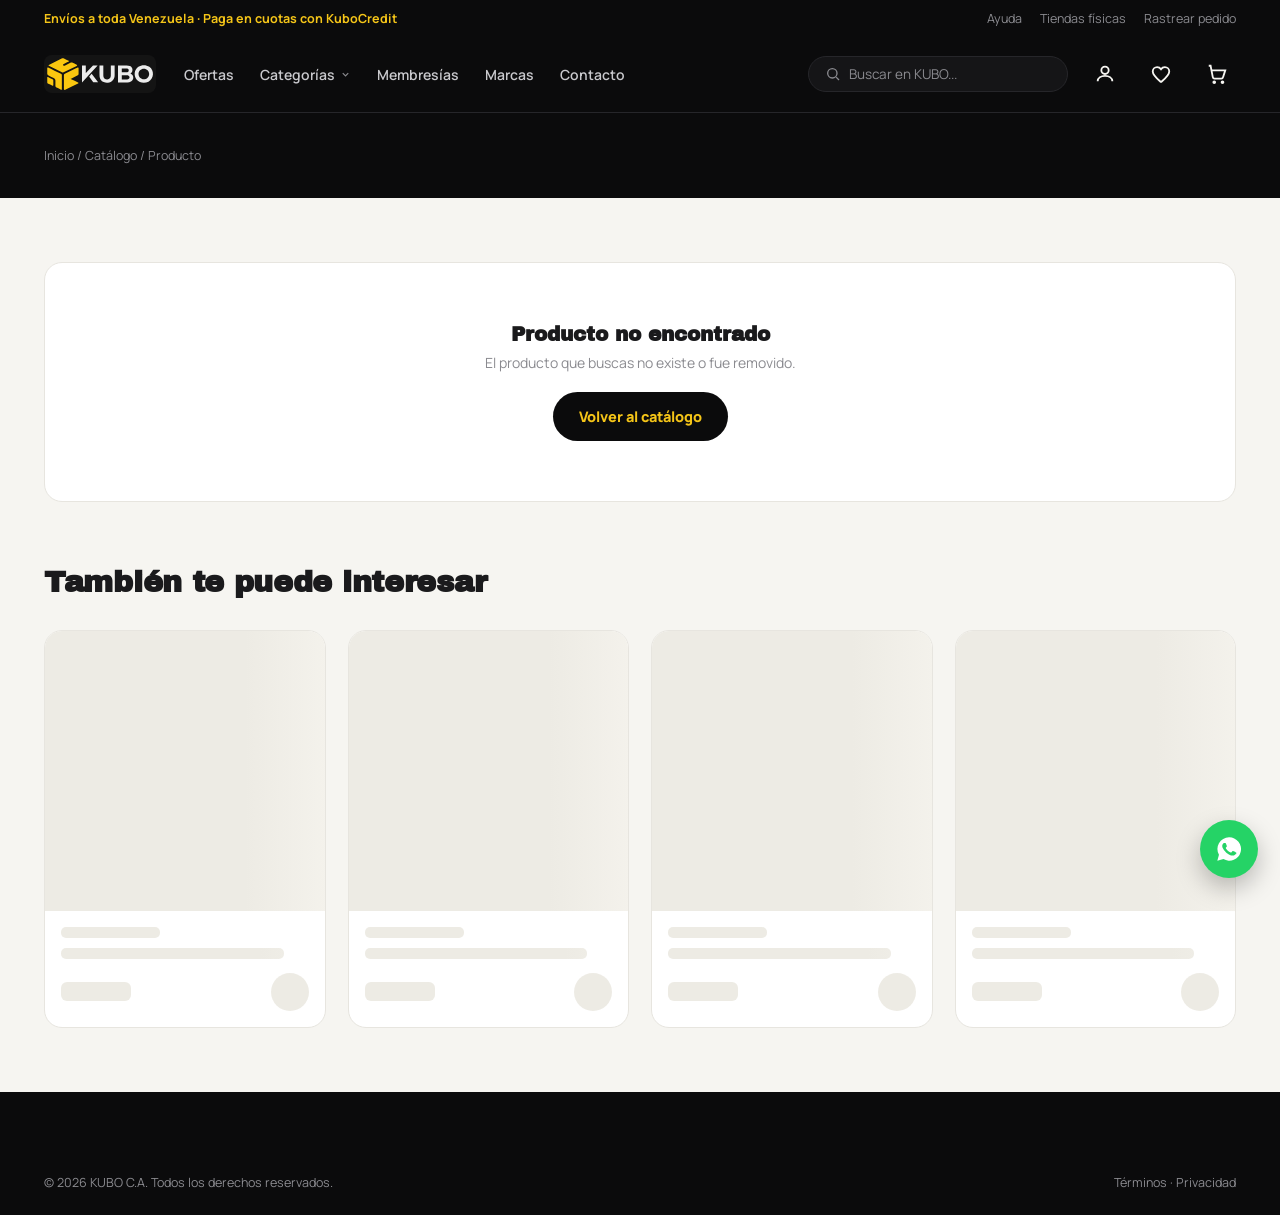
<file: producto.html>
<!DOCTYPE html>
<html lang="es">
<head>
<meta charset="UTF-8">
<meta name="viewport" content="width=device-width, initial-scale=1">
<title>Producto — KUBO</title>
<meta name="description" id="metaDesc" content="Descubre productos de electrodomésticos, tecnología y hogar en KUBO. Envíos a toda Venezuela.">
<link rel="canonical" id="metaCanonical" href="https://tiendakubo.vercel.app/producto.html">
<meta name="robots" content="index, follow">
<link rel="icon" type="image/svg+xml" href="assets/logo-kubo.svg">
<link rel="stylesheet" href="assets/style.css">
</head>
<body>

<div class="topbar">
  <div class="wrap">
    <span class="msg">Envíos a toda Venezuela · Paga en cuotas con KuboCredit</span>
    <div class="links"><a href="#">Ayuda</a><a href="#">Tiendas físicas</a><a href="#">Rastrear pedido</a></div>
  </div>
</div>

<header class="site">
  <div class="wrap hd-row">
    <a class="logo" href="index.html">
      <img src="assets/logo-kubo-full.svg" alt="KUBO" class="logo-img-full">
    </a>
    <nav class="main">
      <a href="catalogo.html">Ofertas</a>
      <div class="nav-item-mega">
        <a href="catalogo.html" class="nav-link-mega">Categorías <svg viewBox="0 0 24 24" fill="none" stroke="currentColor" stroke-width="2.6"><path d="M6 9l6 6 6-6"/></svg></a>
        <div class="mega-panel" id="megaPanel"></div>
      </div>
      <a href="membresias.html">Membresías</a>
      <a href="index.html#marcas">Marcas</a>
      <a href="index.html#contacto">Contacto</a>
    </nav>
    <div class="hd-actions">
      <div class="search-box">
        <svg viewBox="0 0 24 24" fill="none" stroke="currentColor" stroke-width="2" width="16" height="16" style="margin-right:8px;flex-shrink:0;color:#8B8B90"><circle cx="11" cy="11" r="7"/><path d="M21 21l-4.3-4.3"/></svg>
        <input type="text" placeholder="Buscar en KUBO..." data-search-input>
      </div>
      <a class="icon-btn" href="login.html" aria-label="Cuenta"><svg viewBox="0 0 24 24" fill="none" stroke="currentColor" stroke-width="2"><circle cx="12" cy="8" r="4"/><path d="M4 20c0-4 4-6 8-6s8 2 8 6"/></svg></a>
      <a class="icon-btn" href="favoritos.html" aria-label="Favoritos"><svg viewBox="0 0 24 24" fill="none" stroke="currentColor" stroke-width="2"><path d="M12 20.5c-.28 0-.55-.1-.76-.3C7.02 16.6 3 13.1 3 9.3 3 6.6 5.1 4.5 7.8 4.5c1.68 0 3.24.86 4.2 2.24.96-1.38 2.52-2.24 4.2-2.24 2.7 0 4.8 2.1 4.8 4.8 0 3.8-4.02 7.3-8.24 10.9-.21.2-.48.3-.76.3z"/></svg><span class="badge hide" data-fav-badge>0</span></a>
      <a class="icon-btn" href="carrito.html" aria-label="Carrito"><svg viewBox="0 0 24 24" fill="none" stroke="currentColor" stroke-width="2"><path d="M3 3h2l2.4 12.4a2 2 0 0 0 2 1.6h7.2a2 2 0 0 0 2-1.6L21 8H6"/><circle cx="9" cy="21" r="1"/><circle cx="18" cy="21" r="1"/></svg><span class="badge hide" data-cart-badge>0</span></a>
      <button class="burger" id="burgerBtn" aria-label="Menú"><svg viewBox="0 0 24 24" fill="none" stroke="currentColor" stroke-width="2" width="26" height="26"><path d="M4 6h16M4 12h16M4 18h16"/></svg></button>
    </div>
  </div>
  <div class="mobile-nav" id="mobileNav">
    <div class="mobile-search"><input type="text" placeholder="Buscar en KUBO..." data-search-input></div>
    <a href="catalogo.html">Ofertas</a><div id="mobileCatList"></div><a href="membresias.html">Membresías</a><a href="favoritos.html">Favoritos</a><a href="carrito.html">Carrito</a>
  </div>
</header>

<div class="pagehead">
  <div class="wrap">
    <div class="breadcrumb"><a href="index.html">Inicio</a> / <a href="catalogo.html" id="crumbCat">Catálogo</a> / <span id="crumbName">Producto</span></div>
  </div>
</div>

<section class="section" id="pdContent"></section>

<section class="section" style="padding-top:0;">
  <div class="wrap">
    <div class="section-head">
      <div><h2 class="hd">También te puede interesar</h2></div>
    </div>
    <div class="prod-grid" id="relatedGrid"></div>
  </div>
</section>

<footer>
  <div class="wrap f-bottom" style="border-top:none;margin-top:0;">
    <span>© 2026 KUBO C.A. Todos los derechos reservados.</span>
    <span>Términos · Privacidad</span>
  </div>
</footer>

<a class="wa-float" href="https://wa.me/584240000000" target="_blank" aria-label="WhatsApp">
  <svg viewBox="0 0 24 24" fill="currentColor"><path d="M12 2a10 10 0 0 0-8.6 15L2 22l5.2-1.4A10 10 0 1 0 12 2zm5.7 14.2c-.2.7-1.4 1.4-2 1.4-.5.1-1.1.1-1.8-.1-.4-.1-1-.3-1.6-.6-2.9-1.3-4.8-4.2-4.9-4.4-.1-.2-1.2-1.6-1.2-3s.8-2.1 1.1-2.4c.3-.3.6-.3.8-.3h.6c.2 0 .4 0 .6.5.2.5.8 1.9.8 2 .1.2.1.3 0 .5-.1.2-.1.3-.3.5l-.4.5c-.1.2-.3.3-.1.6.2.3.8 1.3 1.7 2.1 1.2 1 2.1 1.4 2.4 1.5.3.1.4.1.6-.1l.9-1c.2-.3.4-.2.7-.1.3.1 1.7.8 2 .9.3.2.5.2.6.3.1.2.1.9-.1 1.6z"/></svg>
</a>

<div class="lightbox" id="lightbox">
  <button class="lightbox-close" id="lightboxClose" aria-label="Cerrar"><svg viewBox="0 0 24 24" fill="none" stroke="currentColor" stroke-width="2"><path d="M6 6l12 12M18 6L6 18"/></svg></button>
  <button class="lightbox-nav lightbox-prev" id="lightboxPrev" aria-label="Anterior"><svg viewBox="0 0 24 24" fill="none" stroke="currentColor" stroke-width="2.4"><path d="M15 18l-6-6 6-6"/></svg></button>
  <div class="lightbox-img" id="lightboxImg"></div>
  <button class="lightbox-nav lightbox-next" id="lightboxNext" aria-label="Siguiente"><svg viewBox="0 0 24 24" fill="none" stroke="currentColor" stroke-width="2.4"><path d="M9 18l6-6-6-6"/></svg></button>
  <div class="lightbox-counter" id="lightboxCounter"></div>
</div>

<script src="assets/store.js"></script>
<script>
const pid = new URLSearchParams(window.location.search).get('id');
const product = findProduct(pid);
const content = document.getElementById('pdContent');

content.innerHTML = `
  <div class="wrap">
    <div class="pd-grid">
      <div class="sk sk-img" style="aspect-ratio:1/1;border-radius:var(--radius);"></div>
      <div>
        <div class="sk sk-line w40" style="height:11px;"></div>
        <div class="sk sk-line w90" style="height:26px;margin-top:12px;"></div>
        <div class="sk sk-line w60" style="height:14px;margin-top:16px;"></div>
        <div class="sk sk-line w40" style="height:36px;margin-top:20px;"></div>
        <div class="sk" style="height:100px;margin-top:20px;border-radius:12px;"></div>
        <div class="sk" style="height:48px;width:200px;margin-top:24px;border-radius:100px;"></div>
      </div>
    </div>
  </div>`;
document.getElementById('relatedGrid').innerHTML = skeletonGrid(4);


setTimeout(renderProduct, 500);

function renderProduct(){
if(!product){
  content.innerHTML = `
    <div class="wrap">
      <div class="empty-state">
        <h3>Producto no encontrado</h3>
        <p>El producto que buscas no existe o fue removido.</p>
        <a class="btn btn-dark" href="catalogo.html">Volver al catálogo</a>
      </div>
    </div>`;
} else {
  document.title = product.name + ' — KUBO';
  document.getElementById('metaDesc').setAttribute('content', `${product.name} de ${product.brand} por $${formatPrice(product.price)}. ${product.desc}`.slice(0,160));
  document.getElementById('metaCanonical').setAttribute('href', `https://tiendakubo.vercel.app/producto.html?id=${product.id}`);
  const ldScript = document.createElement('script');
  ldScript.type = 'application/ld+json';
  ldScript.textContent = JSON.stringify({
    "@context":"https://schema.org",
    "@type":"Product",
    "name":product.name,
    "sku":product.sku,
    "brand":{"@type":"Brand","name":product.brand},
    "description":product.desc,
    "offers":{
      "@type":"Offer",
      "url":`https://tiendakubo.vercel.app/producto.html?id=${product.id}`,
      "priceCurrency":"USD",
      "price":product.price,
      "availability":product.stock > 0 ? "https://schema.org/InStock" : "https://schema.org/OutOfStock"
    }
  });
  document.head.appendChild(ldScript);
  const catName = CATEGORIES.find(c => c.id === product.categoria)?.name || '';
  document.getElementById('crumbCat').textContent = catName;
  document.getElementById('crumbCat').href = 'catalogo.html?categoria=' + product.categoria;
  document.getElementById('crumbName').textContent = product.name;

  content.innerHTML = `
    <div class="wrap">
      <div class="pd-grid">
        <div class="pd-media">
          <div class="pd-thumbs" id="pdThumbs"></div>
          <div class="pd-main-wrap">
            <div class="pd-main" id="pdMain">
              ${product.tag ? `<span class="pd-tag-badge">${product.tag}</span>` : ''}
            </div>
            <button class="pd-zoom-btn" id="pdZoomBtn" aria-label="Ver en detalle">
              <svg viewBox="0 0 24 24" fill="none" stroke="currentColor" stroke-width="2"><circle cx="11" cy="11" r="7"/><path d="M21 21l-4.3-4.3"/><path d="M11 8v6M8 11h6"/></svg>
            </button>
          </div>
        </div>
        <div>
          <div class="pd-brand">${product.brand} <span style="color:var(--muted);font-weight:600;">· SKU ${product.sku}</span></div>
          <h1 class="pd-name">${product.name}</h1>
          <div class="pd-rating">
            <svg viewBox="0 0 24 24" fill="currentColor"><path d="M12 2l3 6.5 7 .8-5.2 4.9 1.4 7-6.2-3.6-6.2 3.6 1.4-7L2 9.3l7-.8z"/></svg>
            <svg viewBox="0 0 24 24" fill="currentColor"><path d="M12 2l3 6.5 7 .8-5.2 4.9 1.4 7-6.2-3.6-6.2 3.6 1.4-7L2 9.3l7-.8z"/></svg>
            <svg viewBox="0 0 24 24" fill="currentColor"><path d="M12 2l3 6.5 7 .8-5.2 4.9 1.4 7-6.2-3.6-6.2 3.6 1.4-7L2 9.3l7-.8z"/></svg>
            <svg viewBox="0 0 24 24" fill="currentColor"><path d="M12 2l3 6.5 7 .8-5.2 4.9 1.4 7-6.2-3.6-6.2 3.6 1.4-7L2 9.3l7-.8z"/></svg>
            <svg viewBox="0 0 24 24" fill="none" stroke="currentColor" stroke-width="2"><path d="M12 2l3 6.5 7 .8-5.2 4.9 1.4 7-6.2-3.6-6.2 3.6 1.4-7L2 9.3l7-.8z"/></svg>
            <span>${product.stock} disponibles</span>
          </div>
          <div class="pd-price">
            <span class="now">$${formatPrice(product.price)}</span>
            ${product.old ? `<span class="old">$${formatPrice(product.old)}</span>` : ''}
          </div>
          ${product.tag ? `<span class="pd-tag">${product.tag}</span>` : ''}
          <p class="pd-desc">${product.desc}</p>
          <div class="pd-qty">
            <div class="qty-box">
              <button id="qtyMinus" aria-label="Restar">−</button>
              <span id="qtyVal">1</span>
              <button id="qtyPlus" aria-label="Sumar">+</button>
            </div>
            <span style="color:var(--muted);font-size:13px;">${product.stock} en stock</span>
          </div>
          <div class="pd-actions">
            <button class="btn btn-dark" id="addBtn">Añadir al carrito</button>
            <button class="btn btn-ghost" id="favBtn" style="border-color:#E7E5DF;color:var(--ink);">
              <svg viewBox="0 0 24 24" fill="none" stroke="currentColor" stroke-width="2" width="17" height="17" id="favBtnIcon"><path d="M12 20.5c-.28 0-.55-.1-.76-.3C7.02 16.6 3 13.1 3 9.3 3 6.6 5.1 4.5 7.8 4.5c1.68 0 3.24.86 4.2 2.24.96-1.38 2.52-2.24 4.2-2.24 2.7 0 4.8 2.1 4.8 4.8 0 3.8-4.02 7.3-8.24 10.9-.21.2-.48.3-.76.3z"/></svg>
              <span id="favBtnLabel">Añadir a favoritos</span>
            </button>
            <a class="btn btn-ghost" style="border-color:#E7E5DF;color:var(--ink);" id="waConsultBtn" target="_blank">Consultar por WhatsApp</a>
          </div>
          <div class="pd-meta">
            <div class="item"><svg viewBox="0 0 24 24" fill="none" stroke="currentColor" stroke-width="2"><rect x="1" y="6" width="16" height="12" rx="2"/><path d="M17 10h4l2 3v5h-6"/><circle cx="6" cy="19" r="2"/><circle cx="18" cy="19" r="2"/></svg> Envío a toda Venezuela</div>
            <div class="item"><svg viewBox="0 0 24 24" fill="none" stroke="currentColor" stroke-width="2"><path d="M12 2l8 4v6c0 5-3.5 8.5-8 10-4.5-1.5-8-5-8-10V6z"/></svg> Garantía oficial del fabricante</div>
            <div class="item"><svg viewBox="0 0 24 24" fill="none" stroke="currentColor" stroke-width="2"><rect x="2" y="5" width="20" height="14" rx="2"/><path d="M2 10h20"/></svg> Paga en cuotas con KuboCredit</div>
          </div>
        </div>
      </div>

      <div class="pd-extra">
        <div class="pd-extra-block">
          <h3>Especificaciones</h3>
          ${specsFor(product).map(s => `<div class="spec-row"><span class="k">${s.label}</span><span class="v">${s.value}</span></div>`).join('')}
        </div>
        <div class="pd-extra-block">
          <h3>Características principales</h3>
          <ul class="feature-list">
            ${featuresFor(product).map(f => `<li><svg viewBox="0 0 24 24" fill="none" stroke="currentColor" stroke-width="3"><path d="M20 6L9 17l-5-5"/></svg> ${f}</li>`).join('')}
          </ul>
        </div>
      </div>
    </div>`;

  const gallery = galleryFor(product.id);
  let currentImg = 0;
  const pdMain = document.getElementById('pdMain');
  const pdThumbs = document.getElementById('pdThumbs');

  function renderMain(){
    pdMain.classList.toggle('flipped', gallery[currentImg].flip);
    const badge = product.tag ? `<span class="pd-tag-badge">${product.tag}</span>` : '';
    pdMain.innerHTML = badge + gallery[currentImg].svg;
    pdThumbs.querySelectorAll('.pd-thumb').forEach((t,i) => t.classList.toggle('active', i === currentImg));
  }
  pdThumbs.innerHTML = gallery.map((g,i) => `<div class="pd-thumb ${i === 0 ? 'active' : ''}" data-i="${i}">${g.svg}</div>`).join('');
  pdThumbs.querySelectorAll('.pd-thumb').forEach(t => t.addEventListener('click', () => { currentImg = Number(t.dataset.i); renderMain(); }));
  pdMain.addEventListener('click', () => openLightbox(currentImg));
  document.getElementById('pdZoomBtn').addEventListener('click', () => openLightbox(currentImg));
  renderMain();

  let qty = 1;
  const qtyVal = document.getElementById('qtyVal');
  document.getElementById('qtyPlus').addEventListener('click', () => { if(qty < product.stock){ qty++; qtyVal.textContent = qty; } });
  document.getElementById('qtyMinus').addEventListener('click', () => { if(qty > 1){ qty--; qtyVal.textContent = qty; } });

  const lightbox = document.getElementById('lightbox');
  const lightboxImg = document.getElementById('lightboxImg');
  const lightboxCounter = document.getElementById('lightboxCounter');
  let lbIndex = 0;
  function renderLightbox(){
    lightboxImg.classList.toggle('flipped', gallery[lbIndex].flip);
    lightboxImg.innerHTML = gallery[lbIndex].svg;
    lightboxCounter.textContent = `${lbIndex + 1} / ${gallery.length}`;
    currentImg = lbIndex;
    renderMain();
  }
  function openLightbox(i){ lbIndex = i; renderLightbox(); lightbox.classList.add('open'); document.body.style.overflow = 'hidden'; }
  function closeLightbox(){ lightbox.classList.remove('open'); document.body.style.overflow = ''; }
  document.getElementById('lightboxClose').addEventListener('click', closeLightbox);
  lightbox.addEventListener('click', e => { if(e.target === lightbox) closeLightbox(); });
  document.getElementById('lightboxPrev').addEventListener('click', () => { lbIndex = (lbIndex - 1 + gallery.length) % gallery.length; renderLightbox(); });
  document.getElementById('lightboxNext').addEventListener('click', () => { lbIndex = (lbIndex + 1) % gallery.length; renderLightbox(); });
  document.addEventListener('keydown', e => {
    if(!lightbox.classList.contains('open')) return;
    if(e.key === 'Escape') closeLightbox();
    if(e.key === 'ArrowLeft'){ lbIndex = (lbIndex - 1 + gallery.length) % gallery.length; renderLightbox(); }
    if(e.key === 'ArrowRight'){ lbIndex = (lbIndex + 1) % gallery.length; renderLightbox(); }
  });
  document.getElementById('addBtn').addEventListener('click', () => addToCart(product.id, qty));

  const favBtn = document.getElementById('favBtn');
  const favBtnIcon = document.getElementById('favBtnIcon');
  const favBtnLabel = document.getElementById('favBtnLabel');
  function refreshFavBtn(){
    const active = getFavs().includes(product.id);
    favBtnLabel.textContent = active ? 'En favoritos' : 'Añadir a favoritos';
    favBtnIcon.style.color = active ? '#E23636' : 'currentColor';
    favBtnIcon.style.fill = active ? '#E23636' : 'none';
    favBtn.style.borderColor = active ? '#E23636' : '#E7E5DF';
  }
  refreshFavBtn();
  favBtn.addEventListener('click', () => {
    toggleFav(product.id);
    refreshFavBtn();
    favBtnIcon.style.animation = 'none';
    void favBtnIcon.offsetWidth;
    favBtnIcon.style.animation = 'heartPop .35s ease';
  });

  document.getElementById('waConsultBtn').href = 'https://wa.me/584240000000?text=' + encodeURIComponent(`Hola, quiero consultar sobre este producto:\n[${product.sku}] ${product.name} — $${formatPrice(product.price)}`);

  const related = PRODUCTS.filter(p => p.categoria === product.categoria && p.id !== product.id).slice(0,4);
  document.getElementById('relatedGrid').innerHTML = (related.length ? related : PRODUCTS.filter(p => p.id !== product.id).slice(0,4)).map(productCardHTML).join('');
}
}
</script>

</body>
</html>
</file>
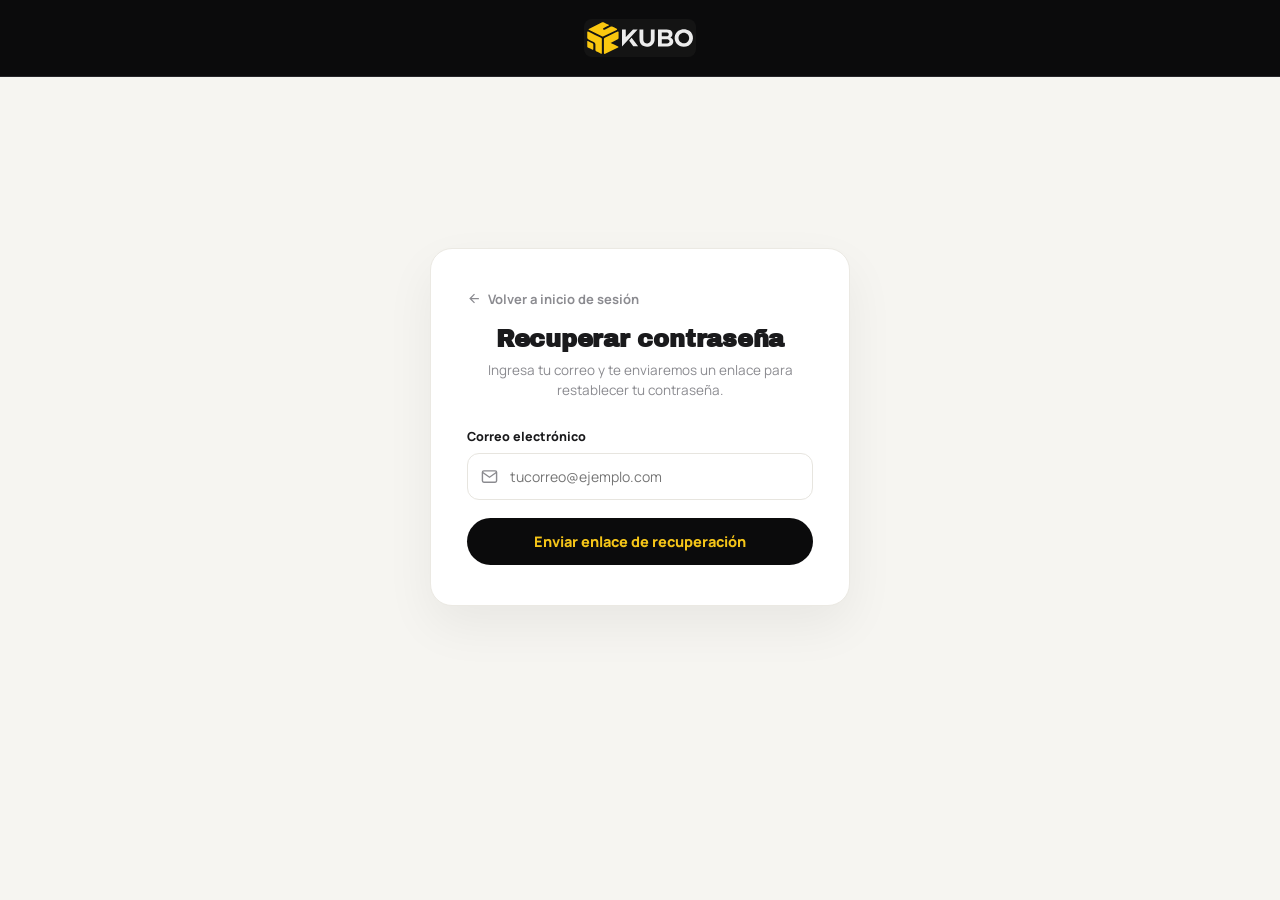
<file: recuperar.html>
<!DOCTYPE html>
<html lang="es">
<head>
<meta charset="UTF-8">
<meta name="viewport" content="width=device-width, initial-scale=1">
<title>Recuperar contraseña — KUBO</title>
<meta name="robots" content="noindex, nofollow">
<link rel="icon" type="image/svg+xml" href="assets/logo-kubo.svg">
<link rel="stylesheet" href="assets/style.css">
</head>
<body>

<header class="site" style="position:static;">
  <div class="wrap hd-row" style="justify-content:center;">
    <a class="logo" href="index.html">
      <img src="assets/logo-kubo-full.svg" alt="KUBO" class="logo-img-full">
    </a>
  </div>
</header>

<div class="auth-shell">
  <div class="auth-card">

    <div id="stepRequest">
      <a class="back-home" href="login.html">
        <svg viewBox="0 0 24 24" fill="none" stroke="currentColor" stroke-width="2"><path d="M19 12H5M12 19l-7-7 7-7"/></svg>
        Volver a inicio de sesión
      </a>
      <h1>Recuperar contraseña</h1>
      <p class="sub">Ingresa tu correo y te enviaremos un enlace para restablecer tu contraseña.</p>

      <form id="recoverForm" novalidate>
        <div class="field" id="emailField">
          <label for="email">Correo electrónico</label>
          <div class="input-wrap">
            <svg viewBox="0 0 24 24" fill="none" stroke="currentColor" stroke-width="2"><rect x="2" y="4" width="20" height="16" rx="2"/><path d="M2 6l10 7 10-7"/></svg>
            <input type="email" id="email" placeholder="tucorreo@ejemplo.com" required>
          </div>
          <span class="error">Ingresa un correo válido</span>
        </div>
        <button type="submit" class="btn btn-dark auth-submit">Enviar enlace de recuperación</button>
      </form>
    </div>

    <div id="stepSent" class="step-success" style="display:none;">
      <div class="ic">
        <svg viewBox="0 0 24 24" fill="none" stroke="currentColor" stroke-width="2"><path d="M20 6L9 17l-5-5"/></svg>
      </div>
      <h1>Revisa tu correo</h1>
      <p class="sub">Enviamos un enlace de recuperación a <b id="sentEmail" style="color:var(--ink);"></b>. Ábrelo para crear una nueva contraseña.</p>
      <button class="btn btn-ghost" style="border-color:#E7E5DF;color:var(--ink);width:100%;justify-content:center;margin-top:6px;" id="resendBtn">Reenviar enlace</button>
      <p class="auth-foot" style="margin-top:22px;"><a class="link-accent" href="login.html">Volver a inicio de sesión</a></p>
    </div>

  </div>
</div>

<script src="assets/store.js"></script>
<script>
document.getElementById('recoverForm').addEventListener('submit', e => {
  e.preventDefault();
  const email = document.getElementById('email');
  const emailField = document.getElementById('emailField');
  const emailOk = /^[^\s@]+@[^\s@]+\.[^\s@]+$/.test(email.value);
  emailField.classList.toggle('invalid', !emailOk);
  if(emailOk){
    document.getElementById('sentEmail').textContent = email.value;
    document.getElementById('stepRequest').style.display = 'none';
    document.getElementById('stepSent').style.display = 'block';
  }
});
document.getElementById('resendBtn').addEventListener('click', () => showToast('Enlace reenviado'));
</script>

</body>
</html>
</file>
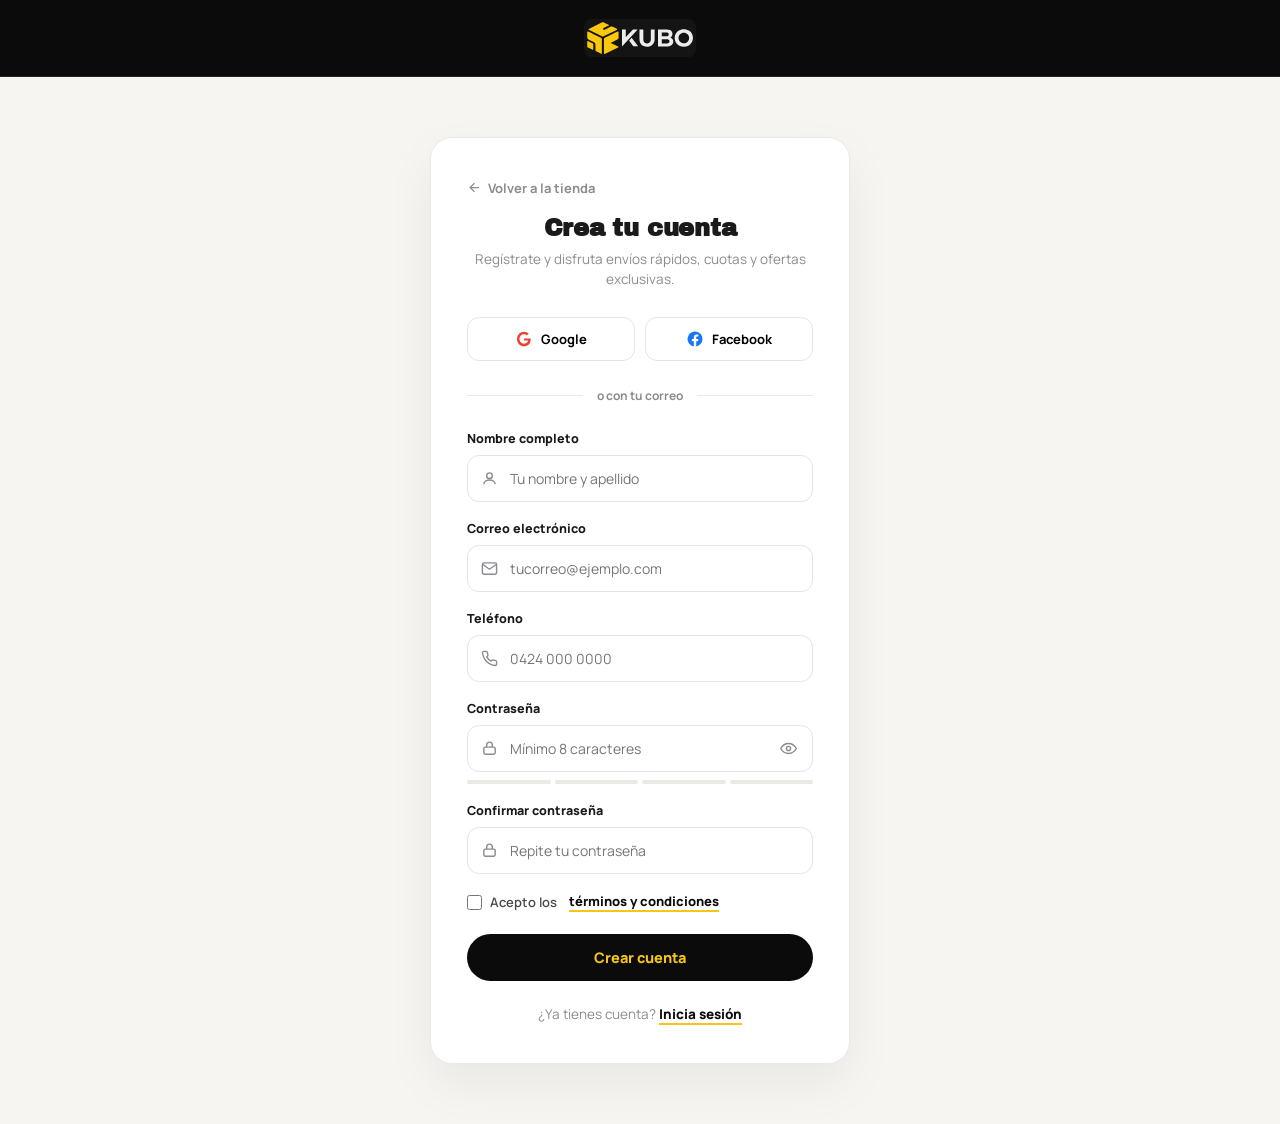
<file: registro.html>
<!DOCTYPE html>
<html lang="es">
<head>
<meta charset="UTF-8">
<meta name="viewport" content="width=device-width, initial-scale=1">
<title>Crear cuenta — KUBO</title>
<meta name="robots" content="noindex, nofollow">
<link rel="icon" type="image/svg+xml" href="assets/logo-kubo.svg">
<link rel="stylesheet" href="assets/style.css">
</head>
<body>

<header class="site" style="position:static;">
  <div class="wrap hd-row" style="justify-content:center;">
    <a class="logo" href="index.html">
      <img src="assets/logo-kubo-full.svg" alt="KUBO" class="logo-img-full">
    </a>
  </div>
</header>

<div class="auth-shell">
  <div class="auth-card">
    <a class="back-home" href="index.html">
      <svg viewBox="0 0 24 24" fill="none" stroke="currentColor" stroke-width="2"><path d="M19 12H5M12 19l-7-7 7-7"/></svg>
      Volver a la tienda
    </a>
    <h1>Crea tu cuenta</h1>
    <p class="sub">Regístrate y disfruta envíos rápidos, cuotas y ofertas exclusivas.</p>

    <div class="social-row">
      <button class="social-btn" type="button" onclick="showToast('Función no disponible en la demo')">
        <svg viewBox="0 0 24 24"><path fill="#EA4335" d="M12 10.2v3.9h5.5c-.2 1.4-1.7 4.1-5.5 4.1-3.3 0-6-2.8-6-6.2s2.7-6.2 6-6.2c1.9 0 3.1.8 3.8 1.5l2.6-2.5C16.8 3.2 14.6 2.2 12 2.2 6.9 2.2 2.7 6.4 2.7 12s4.2 9.8 9.3 9.8c5.4 0 8.9-3.8 8.9-9.1 0-.6-.1-1.1-.2-1.5H12z"/></svg>
        Google
      </button>
      <button class="social-btn" type="button" onclick="showToast('Función no disponible en la demo')">
        <svg viewBox="0 0 24 24" fill="#1877F2"><path d="M22 12a10 10 0 1 0-11.6 9.9v-7H7.9V12h2.5V9.8c0-2.5 1.5-3.9 3.8-3.9 1.1 0 2.2.2 2.2.2v2.5h-1.2c-1.2 0-1.6.8-1.6 1.6V12h2.8l-.4 2.9h-2.4v7A10 10 0 0 0 22 12z"/></svg>
        Facebook
      </button>
    </div>
    <div class="auth-divider">o con tu correo</div>

    <form id="registerForm" novalidate>
      <div class="field" id="nameField">
        <label for="name">Nombre completo</label>
        <div class="input-wrap">
          <svg viewBox="0 0 24 24" fill="none" stroke="currentColor" stroke-width="2"><circle cx="12" cy="8" r="4"/><path d="M4 20c0-4 4-6 8-6s8 2 8 6"/></svg>
          <input type="text" id="name" placeholder="Tu nombre y apellido" required>
        </div>
        <span class="error">Ingresa tu nombre completo</span>
      </div>
      <div class="field" id="emailField">
        <label for="email">Correo electrónico</label>
        <div class="input-wrap">
          <svg viewBox="0 0 24 24" fill="none" stroke="currentColor" stroke-width="2"><rect x="2" y="4" width="20" height="16" rx="2"/><path d="M2 6l10 7 10-7"/></svg>
          <input type="email" id="email" placeholder="tucorreo@ejemplo.com" required>
        </div>
        <span class="error">Ingresa un correo válido</span>
      </div>
      <div class="field" id="phoneField">
        <label for="phone">Teléfono</label>
        <div class="input-wrap">
          <svg viewBox="0 0 24 24" fill="none" stroke="currentColor" stroke-width="2"><path d="M22 16.9v3a2 2 0 0 1-2.2 2 19.8 19.8 0 0 1-8.6-3.1 19.5 19.5 0 0 1-6-6A19.8 19.8 0 0 1 2.1 4.2 2 2 0 0 1 4.1 2h3a2 2 0 0 1 2 1.7c.1.9.3 1.8.6 2.7a2 2 0 0 1-.4 2.1L8.1 9.7a16 16 0 0 0 6 6l1.2-1.2a2 2 0 0 1 2.1-.4c.9.3 1.8.5 2.7.6a2 2 0 0 1 1.9 2.2z"/></svg>
          <input type="tel" id="phone" placeholder="0424 000 0000" required>
        </div>
        <span class="error">Ingresa un teléfono válido</span>
      </div>
      <div class="field" id="passField">
        <label for="password">Contraseña</label>
        <div class="input-wrap">
          <svg viewBox="0 0 24 24" fill="none" stroke="currentColor" stroke-width="2"><rect x="4" y="10" width="16" height="10" rx="2"/><path d="M8 10V7a4 4 0 0 1 8 0v3"/></svg>
          <input type="password" id="password" placeholder="Mínimo 8 caracteres" required>
          <button type="button" class="toggle-pass" data-target="password" aria-label="Mostrar contraseña">
            <svg viewBox="0 0 24 24" fill="none" stroke="currentColor" stroke-width="2"><path d="M1 12s4-7 11-7 11 7 11 7-4 7-11 7-11-7-11-7z"/><circle cx="12" cy="12" r="3"/></svg>
          </button>
        </div>
        <div class="strength-bar"><span></span><span></span><span></span><span></span></div>
        <span class="error">Usa al menos 8 caracteres</span>
      </div>
      <div class="field" id="pass2Field">
        <label for="password2">Confirmar contraseña</label>
        <div class="input-wrap">
          <svg viewBox="0 0 24 24" fill="none" stroke="currentColor" stroke-width="2"><rect x="4" y="10" width="16" height="10" rx="2"/><path d="M8 10V7a4 4 0 0 1 8 0v3"/></svg>
          <input type="password" id="password2" placeholder="Repite tu contraseña" required>
        </div>
        <span class="error">Las contraseñas no coinciden</span>
      </div>
      <div class="row-between" style="margin-top:4px;">
        <label class="check-inline"><input type="checkbox" id="terms"> Acepto los <a class="link-accent" href="#" style="margin:0 4px;">términos y condiciones</a></label>
      </div>
      <button type="submit" class="btn btn-dark auth-submit">Crear cuenta</button>
    </form>

    <p class="auth-foot" style="margin-top:24px;">¿Ya tienes cuenta? <a class="link-accent" href="login.html">Inicia sesión</a></p>
  </div>
</div>

<script src="assets/store.js"></script>
<script>
document.querySelectorAll('.toggle-pass').forEach(btn => {
  btn.addEventListener('click', () => {
    const input = document.getElementById(btn.dataset.target);
    input.type = input.type === 'password' ? 'text' : 'password';
  });
});

const passInput = document.getElementById('password');
const bars = document.querySelectorAll('.strength-bar span');
passInput.addEventListener('input', () => {
  const v = passInput.value;
  let score = 0;
  if(v.length >= 8) score++;
  if(/[A-Z]/.test(v)) score++;
  if(/[0-9]/.test(v)) score++;
  if(/[^A-Za-z0-9]/.test(v)) score++;
  const colors = ['#E7E5DF','#E23636','#F5C518','#F5C518','#2FB86E'];
  bars.forEach((b,i) => { b.style.background = i < score ? colors[score] : '#E7E5DF'; });
});

document.getElementById('registerForm').addEventListener('submit', e => {
  e.preventDefault();
  const name = document.getElementById('name');
  const email = document.getElementById('email');
  const phone = document.getElementById('phone');
  const pass = document.getElementById('password');
  const pass2 = document.getElementById('password2');

  const nameOk = name.value.trim().length >= 3;
  const emailOk = /^[^\s@]+@[^\s@]+\.[^\s@]+$/.test(email.value);
  const phoneOk = phone.value.replace(/\D/g,'').length >= 10;
  const passOk = pass.value.length >= 8;
  const pass2Ok = pass2.value === pass.value && pass.value.length > 0;

  document.getElementById('nameField').classList.toggle('invalid', !nameOk);
  document.getElementById('emailField').classList.toggle('invalid', !emailOk);
  document.getElementById('phoneField').classList.toggle('invalid', !phoneOk);
  document.getElementById('passField').classList.toggle('invalid', !passOk);
  document.getElementById('pass2Field').classList.toggle('invalid', !pass2Ok);

  if(nameOk && emailOk && phoneOk && passOk && pass2Ok){
    showToast('Cuenta creada correctamente');
    setTimeout(() => window.location.href = 'login.html', 900);
  }
});
</script>

</body>
</html>
</file>
<file: assets/style.css>
@import url('https://fonts.googleapis.com/css2?family=Archivo+Black&family=Manrope:wght@400;500;600;700;800&display=swap');
:root{
  --black:#0B0B0C;
  --black-2:#151517;
  --yellow:#F5C518;
  --yellow-2:#FFDD55;
  --paper:#F6F5F1;
  --ink:#1A1A1C;
  --line:#26262A;
  --muted:#8B8B90;
  --radius:18px;
}
*{margin:0;padding:0;box-sizing:border-box;}
html{scroll-behavior:smooth;}
body{font-family:'Manrope',sans-serif;background:var(--paper);color:var(--ink);-webkit-font-smoothing:antialiased;}
img{max-width:100%;display:block;}
a{text-decoration:none;color:inherit;}
ul{list-style:none;}
button{font-family:inherit;}
.wrap{max-width:1240px;margin:0 auto;padding:0 24px;}
@media(max-width:400px){.wrap{padding:0 16px;}}
.hd{font-family:'Archivo Black',sans-serif;letter-spacing:-0.01em;}

.topbar{background:var(--black);color:var(--paper);font-size:12.5px;}
.topbar .wrap{display:flex;justify-content:space-between;align-items:center;min-height:36px;padding-top:6px;padding-bottom:6px;gap:10px;}
.topbar .msg{color:var(--yellow);font-weight:700;}
.topbar .links{display:flex;gap:18px;color:var(--muted);flex-shrink:0;}
@media(max-width:720px){.topbar .links{display:none;}}
@media(max-width:480px){
  .topbar{font-size:11px;}
  .topbar .wrap{justify-content:center;text-align:center;}
  .topbar .msg{white-space:normal;line-height:1.4;}
}

header.site{background:var(--black);position:sticky;top:0;z-index:50;border-bottom:1px solid var(--line);}
.hd-row{display:flex;align-items:center;justify-content:space-between;gap:28px;height:76px;}
.logo{display:flex;align-items:center;gap:10px;flex-shrink:0;}
.logo svg,.logo-img{width:38px;height:38px;border-radius:9px;display:block;}
.logo-img-full{height:38px;width:auto;border-radius:8px;display:block;}
.logo span{font-family:'Archivo Black',sans-serif;color:var(--paper);font-size:22px;letter-spacing:0.02em;}
nav.main{display:flex;gap:26px;flex:1;}
nav.main a{color:#C9C9CD;font-size:14px;font-weight:600;white-space:nowrap;transition:color .15s;}
nav.main a:hover,nav.main a.active{color:var(--yellow);}
.hd-actions{display:flex;align-items:center;gap:18px;flex-shrink:0;}
.search-box{display:flex;align-items:center;background:var(--black-2);border:1px solid var(--line);border-radius:100px;padding:8px 16px;width:260px;}
.search-box input{background:none;border:none;outline:none;color:var(--paper);font-size:13.5px;width:100%;font-family:'Manrope';}
.search-box input::placeholder{color:var(--muted);}
.icon-btn{position:relative;color:var(--paper);display:flex;align-items:center;justify-content:center;width:38px;height:38px;}
.icon-btn svg{width:22px;height:22px;}
.badge{position:absolute;top:-2px;right:-2px;background:var(--yellow);color:var(--black);font-size:10px;font-weight:800;border-radius:50%;width:16px;height:16px;display:flex;align-items:center;justify-content:center;}
.badge.hide{display:none;}
.burger{display:none;background:none;border:none;color:var(--paper);}
@media(max-width:980px){nav.main{display:none;}.search-box{display:none;}.burger{display:flex;}}
@media(max-width:420px){
  .hd-row{gap:10px;height:66px;}
  .hd-actions{gap:8px;}
  .icon-btn{width:32px;height:32px;}
  .icon-btn svg{width:19px;height:19px;}
  .logo svg,.logo-img{width:32px;height:32px;}
  .logo-img-full{height:32px;}
  .logo span{font-size:18px;}
  .burger svg{width:22px;height:22px;}
}
.mobile-nav{display:none;flex-direction:column;background:var(--black-2);border-top:1px solid var(--line);padding:14px 24px 20px;}
.mobile-nav.open{display:flex;position:fixed;left:0;right:0;bottom:0;z-index:55;overflow-y:auto;-webkit-overflow-scrolling:touch;}
.mobile-nav.open{display:flex;}
.mobile-nav a{color:#C9C9CD;padding:10px 0;font-size:14.5px;font-weight:600;border-bottom:1px solid var(--line);}
.mobile-search{display:flex;background:var(--black);border:1px solid var(--line);border-radius:100px;padding:8px 16px;margin-bottom:12px;}
.mobile-search input{background:none;border:none;outline:none;color:var(--paper);width:100%;font-size:13.5px;}

.hero{background:var(--black);color:var(--paper);position:relative;overflow:hidden;}
.hero .wrap{display:grid;grid-template-columns:1.1fr 0.9fr;align-items:center;gap:40px;padding-top:64px;padding-bottom:64px;}
.eyebrow{display:inline-flex;align-items:center;gap:8px;color:var(--yellow);font-size:12.5px;font-weight:800;letter-spacing:0.12em;text-transform:uppercase;margin-bottom:18px;}
.eyebrow::before{content:"";width:8px;height:8px;background:var(--yellow);display:inline-block;clip-path:polygon(50% 0,100% 25%,100% 75%,50% 100%,0 75%,0 25%);}
.hero h1{font-size:56px;line-height:1.02;font-family:'Archivo Black',sans-serif;letter-spacing:-0.01em;}
.hero h1 em{font-style:normal;color:var(--yellow);}
.hero p{margin-top:20px;color:#B7B7BC;font-size:16.5px;max-width:440px;line-height:1.55;}
.hero .cta-row{display:flex;gap:14px;margin-top:32px;flex-wrap:wrap;}
.btn{display:inline-flex;align-items:center;gap:8px;padding:15px 26px;border-radius:100px;font-weight:800;font-size:14.5px;cursor:pointer;border:none;transition:transform .15s;}
.btn:hover{transform:translateY(-2px);}
.btn-primary{background:var(--yellow);color:var(--black);}
.btn-ghost{background:transparent;color:var(--paper);border:1px solid var(--line);}
.btn-dark{background:var(--black);color:var(--yellow);}
.btn:disabled{opacity:.5;cursor:not-allowed;transform:none;}
.hero-stats{display:flex;gap:34px;margin-top:44px;}
.hero-stats div b{display:block;font-family:'Archivo Black';font-size:24px;color:var(--yellow);}
.hero-stats div span{font-size:12px;color:var(--muted);}
.cube-stage{position:relative;height:420px;display:flex;align-items:center;justify-content:center;}
.cube-stage svg{width:100%;height:100%;filter:drop-shadow(0 30px 60px rgba(245,197,24,0.15));}
@media(max-width:980px){.hero .wrap{grid-template-columns:1fr;padding-top:44px;padding-bottom:40px;text-align:left;}.hero h1{font-size:38px;}.cube-stage{height:260px;order:-1;}}
@media(max-width:480px){
  .hero h1{font-size:30px;}
  .hero-stats{gap:20px;flex-wrap:wrap;}
  .hero-stats div b{font-size:20px;}
  .cube-stage{height:200px;}
  .cta-row{flex-direction:column;align-items:stretch;}
  .cta-row .btn{width:100%;justify-content:center;}
}

.pagehead{background:var(--black);color:var(--paper);padding:34px 0;}
.pagehead .wrap{display:flex;justify-content:space-between;align-items:center;flex-wrap:wrap;gap:12px;}
.pagehead h1{font-family:'Archivo Black';font-size:26px;}
.breadcrumb{font-size:12.5px;color:var(--muted);}
.breadcrumb a:hover{color:var(--yellow);}

.marquee-strip{background:var(--yellow);overflow:hidden;border-top:1px solid var(--black);border-bottom:1px solid var(--black);}
.marquee-track{display:flex;gap:48px;white-space:nowrap;padding:10px 0;animation:scroll 22s linear infinite;width:max-content;}
.marquee-track span{font-family:'Archivo Black';font-size:13px;color:var(--black);letter-spacing:0.04em;display:flex;align-items:center;gap:10px;}
@keyframes scroll{from{transform:translateX(0);}to{transform:translateX(-50%);}}

.section{padding:64px 0;}
.section-head{display:flex;justify-content:space-between;align-items:flex-end;margin-bottom:32px;gap:16px;}
.section-head h2{font-family:'Archivo Black';font-size:30px;letter-spacing:-0.01em;}
.section-head p{color:var(--muted);font-size:14px;margin-top:6px;}
.section-head a.viewall{font-weight:800;font-size:13.5px;border-bottom:2px solid var(--yellow);padding-bottom:2px;flex-shrink:0;}
@media(max-width:600px){.section{padding:44px 0;}.section-head h2{font-size:24px;}}

.cat-grid{display:grid;grid-template-columns:repeat(6,1fr);gap:16px;min-width:0;}
.cat-grid > *{min-width:0;}
.cat-card{background:var(--black);border-radius:var(--radius);padding:22px 16px;text-align:center;transition:transform .18s,background .18s;}
.cat-card:hover{transform:translateY(-4px);background:var(--black-2);}
.cat-card .ic{width:46px;height:46px;margin:0 auto 12px;background:var(--yellow);border-radius:12px;display:flex;align-items:center;justify-content:center;}
.cat-card .ic svg{width:24px;height:24px;color:var(--black);}
.cat-card span{color:var(--paper);font-size:12.5px;font-weight:700;}
@media(max-width:980px){.cat-grid{grid-template-columns:repeat(3,1fr);}}
@media(max-width:520px){.cat-grid{grid-template-columns:repeat(3,1fr);gap:10px;}.cat-card{padding:16px 8px;}.cat-card span{font-size:11px;}}
@media(max-width:360px){.cat-grid{grid-template-columns:repeat(2,1fr);}}

.prod-grid{display:grid;grid-template-columns:repeat(4,1fr);gap:22px;min-width:0;}
.prod-grid > *{min-width:0;}
.card{background:#fff;border-radius:var(--radius);overflow:hidden;border:1px solid #E7E5DF;transition:box-shadow .2s,transform .2s;position:relative;}
.card:hover{transform:translateY(-4px);box-shadow:0 18px 40px rgba(0,0,0,0.08);}
.card .tag{position:absolute;top:12px;left:12px;background:var(--yellow);color:var(--black);font-size:10.5px;font-weight:800;padding:4px 10px;border-radius:100px;z-index:2;letter-spacing:.02em;}
.card .imgbox{aspect-ratio:1/1;background:var(--paper);display:flex;align-items:center;justify-content:center;padding:24px;position:relative;}
.card .imgbox svg{width:70%;height:70%;}
.card .imgbox a{display:flex;width:100%;height:100%;align-items:center;justify-content:center;}
.card .fav{position:absolute;top:12px;right:12px;width:32px;height:32px;background:#fff;border-radius:50%;display:flex;align-items:center;justify-content:center;box-shadow:0 2px 8px rgba(0,0,0,0.12);z-index:2;border:none;cursor:pointer;transition:transform .12s;}
.card .fav:hover{transform:scale(1.08);}
.card .fav svg{width:16.5px;height:16.5px;color:#8B8B90;stroke-width:2;fill:none;transition:color .15s,fill .15s;}
.card .fav.active svg{color:#E23636;fill:#E23636;animation:heartPop .35s ease;}
@keyframes heartPop{0%{transform:scale(1);}35%{transform:scale(1.35);}60%{transform:scale(0.92);}100%{transform:scale(1);}}
.card .body{padding:16px 16px 20px;}
.card .brand{font-size:10.5px;font-weight:800;color:var(--muted);letter-spacing:.06em;text-transform:uppercase;}
.card .name{font-size:14.5px;font-weight:700;margin-top:4px;line-height:1.3;min-height:38px;}
.card .name a:hover{color:var(--black);text-decoration:underline;}
.card .price-row{display:flex;align-items:center;justify-content:space-between;margin-top:14px;}
.card .price{font-family:'Archivo Black';font-size:19px;}
.card .price small{font-family:'Manrope';font-weight:600;font-size:12px;color:var(--muted);text-decoration:line-through;display:block;margin-top:-2px;}
.addbtn{width:38px;height:38px;border-radius:50%;background:var(--black);color:var(--yellow);border:none;display:flex;align-items:center;justify-content:center;cursor:pointer;transition:background .15s;flex-shrink:0;}
.addbtn:hover{background:var(--yellow);color:var(--black);}
.addbtn svg{width:18px;height:18px;}
@media(max-width:980px){.prod-grid{grid-template-columns:repeat(2,1fr);}}
@media(max-width:520px){.prod-grid{gap:12px;}.card .body{padding:12px;}.card .imgbox{padding:16px;}}
@media(max-width:360px){.prod-grid{grid-template-columns:1fr;}.card .imgbox{padding:28px;}}

.banner-split{display:grid;grid-template-columns:1fr 1fr;gap:20px;}
.banner-card{border-radius:var(--radius);padding:38px;min-height:220px;display:flex;flex-direction:column;justify-content:center;position:relative;overflow:hidden;}
.banner-card.b1{background:var(--yellow);color:var(--black);}
.banner-card.b2{background:var(--black);color:var(--paper);}
.banner-card h3{font-family:'Archivo Black';font-size:26px;max-width:260px;line-height:1.1;}
.banner-card p{margin-top:10px;font-size:14px;opacity:.8;max-width:260px;}
.banner-card .btn{margin-top:20px;align-self:flex-start;}
.banner-card svg.deco{position:absolute;right:-30px;bottom:-30px;width:200px;height:200px;opacity:.15;}
@media(max-width:820px){.banner-split{grid-template-columns:1fr;}}
@media(max-width:480px){.banner-card{padding:26px 22px;min-height:180px;}.banner-card h3{font-size:21px;}}

.brand-strip{background:var(--black-2);padding:36px 0;}
.brand-row{display:flex;justify-content:space-between;align-items:center;flex-wrap:wrap;gap:28px;}
.brand-row span{font-family:'Archivo Black';color:#5C5C61;font-size:20px;letter-spacing:.02em;transition:color .15s;}
.brand-row span:hover{color:var(--yellow);}

.news{background:var(--yellow);border-radius:24px;padding:48px;display:flex;justify-content:space-between;align-items:center;gap:24px;flex-wrap:wrap;margin:64px auto;max-width:1240px;}
.news h3{font-family:'Archivo Black';font-size:26px;color:var(--black);max-width:360px;line-height:1.15;}
.news p{color:#3A3200;font-size:14px;margin-top:8px;}
.news form{display:flex;gap:10px;}
.news input{padding:14px 18px;border-radius:100px;border:1px solid var(--black);font-family:'Manrope';font-size:14px;width:260px;}
.news .btn-primary{background:var(--black);color:var(--yellow);}
@media(max-width:820px){.news{padding:32px;}.news form{width:100%;}.news input{flex:1;width:auto;}}
@media(max-width:480px){.news{padding:24px 20px;border-radius:18px;}.news h3{font-size:21px;}.news form{flex-direction:column;}.news .btn{width:100%;justify-content:center;}}

footer{background:var(--black);color:#B7B7BC;padding:60px 0 24px;}
.f-grid{display:grid;grid-template-columns:1.4fr 1fr 1fr 1fr;gap:32px;}
.f-logo{display:flex;align-items:center;gap:10px;margin-bottom:14px;}
.f-logo svg,.f-logo .logo-img{width:30px;height:30px;border-radius:8px;display:block;}
.logo-img-footer{height:32px;width:auto;}
.f-logo span{font-family:'Archivo Black';color:var(--paper);font-size:18px;}
footer p.desc{font-size:13.5px;line-height:1.6;max-width:280px;}
footer h4{color:var(--paper);font-size:13px;font-weight:800;letter-spacing:.05em;text-transform:uppercase;margin-bottom:16px;}
footer ul li{margin-bottom:10px;font-size:13.5px;}
footer ul li a:hover{color:var(--yellow);}
.f-social{display:flex;gap:12px;margin-top:20px;}
.f-social a{width:34px;height:34px;border:1px solid var(--line);border-radius:50%;display:flex;align-items:center;justify-content:center;}
.f-social a:hover{background:var(--yellow);border-color:var(--yellow);}
.f-social svg{width:15px;height:15px;color:var(--paper);}
.f-social a:hover svg{color:var(--black);}
.f-bottom{border-top:1px solid var(--line);margin-top:44px;padding-top:22px;display:flex;justify-content:space-between;flex-wrap:wrap;gap:12px;font-size:12.5px;color:var(--muted);}
@media(max-width:820px){.f-grid{grid-template-columns:1fr 1fr;}}
@media(max-width:520px){.f-grid{grid-template-columns:1fr;}}

.wa-float{position:fixed;bottom:22px;right:22px;width:58px;height:58px;background:#25D366;border-radius:50%;display:flex;align-items:center;justify-content:center;box-shadow:0 10px 24px rgba(0,0,0,0.25);z-index:60;}
.wa-float svg{width:28px;height:28px;color:#fff;}

.toast{position:fixed;bottom:24px;left:50%;transform:translateX(-50%) translateY(20px);background:var(--black);color:var(--yellow);padding:14px 26px;border-radius:100px;font-weight:800;font-size:13.5px;opacity:0;pointer-events:none;transition:opacity .25s,transform .25s;z-index:100;box-shadow:0 12px 30px rgba(0,0,0,.3);}
.toast.show{opacity:1;transform:translateX(-50%) translateY(0);}

.reveal{opacity:0;transform:translateY(18px);transition:opacity .6s ease,transform .6s ease;}
.reveal.show{opacity:1;transform:translateY(0);}

.catalog-layout{display:grid;grid-template-columns:272px 1fr;gap:32px;align-items:start;min-width:0;}
.catalog-layout > *{min-width:0;}
.filters{background:#fff;border:1px solid #EBE9E3;border-radius:var(--radius);padding:22px;position:sticky;top:96px;box-shadow:0 1px 2px rgba(20,20,22,0.03);}
.filters-head{display:flex;align-items:center;justify-content:space-between;margin-bottom:4px;}
.filters-head h2{font-family:'Archivo Black';font-size:16px;}
.filters .group{padding:20px 0;margin-bottom:0;border-bottom:1px solid #F0EEE8;}
.filters .group:first-of-type{padding-top:16px;}
.filters .group:last-of-type{border-bottom:none;}
.filters h3{display:flex;align-items:center;gap:9px;font-size:11.5px;font-weight:800;letter-spacing:.07em;text-transform:uppercase;margin-bottom:16px;color:var(--black);}
.filters h3 .h3-ic{width:22px;height:22px;border-radius:7px;background:var(--paper);display:flex;align-items:center;justify-content:center;flex-shrink:0;}
.filters h3 .h3-ic svg{width:12px;height:12px;color:var(--black);}
.filters h3 .fcount{margin-left:auto;font-size:10px;font-weight:700;color:var(--muted);letter-spacing:0;text-transform:none;background:var(--paper);border-radius:100px;padding:2px 8px;}
.filters .opt{display:flex;align-items:center;gap:12px;font-size:13.5px;font-weight:600;color:#3A3A3D;padding:9px 8px;cursor:pointer;border-radius:10px;transition:background .15s,color .15s;user-select:none;}
.filters .opt:hover{background:var(--paper);}
.filters .opt input{position:absolute;opacity:0;width:0;height:0;}
.filters .opt .box{width:20px;height:20px;border-radius:7px;border:2px solid #DAD8D1;background:#fff;flex-shrink:0;display:flex;align-items:center;justify-content:center;transition:background .15s,border-color .15s,box-shadow .15s;box-shadow:inset 0 1px 2px rgba(0,0,0,0.02);}
.filters .opt .box svg{width:12px;height:12px;opacity:0;transform:scale(.4);transition:opacity .12s,transform .12s;stroke:var(--black);stroke-width:3.4;}
.filters .opt:hover .box{border-color:#B8B6AE;}
.filters .opt input:checked + .box{background:var(--yellow);border-color:var(--yellow);box-shadow:0 3px 8px rgba(245,197,24,0.35);}
.filters .opt input:checked + .box svg{opacity:1;transform:scale(1);}
.filters .opt input:checked ~ .lbl{color:var(--black);font-weight:800;}
.filters .opt input:focus-visible + .box{outline:2px solid var(--black);outline-offset:2px;}
.filters .opt .lbl{flex:1;}
.filters .opt .ic{width:17px;height:17px;color:var(--muted);flex-shrink:0;}
.filters .opt input:checked ~ .ic{color:var(--black);}
.filters input[type=range]{width:100%;accent-color:var(--black);height:4px;}
.filters .price-vals{display:flex;justify-content:space-between;font-size:12px;color:var(--muted);margin-top:10px;font-weight:700;}
.filters .clear{font-size:12.5px;font-weight:800;color:var(--black);display:flex;align-items:center;gap:6px;cursor:pointer;padding:14px 2px 2px;background:none;border:none;width:100%;justify-content:center;border-radius:9px;transition:background .15s,color .15s;}
.filters .clear svg{width:13px;height:13px;}
.filters .clear:hover{color:#E23636;background:#FEECEC;}
.filters .close-filters{display:none;width:32px;height:32px;border-radius:9px;background:var(--paper);align-items:center;justify-content:center;border:1px solid #EBE9E3;color:var(--ink);transition:background .15s;}
.filters .close-filters:hover{background:#EFEDE6;}
.catalog-toolbar{display:flex;justify-content:space-between;align-items:center;margin-bottom:22px;flex-wrap:wrap;gap:12px;}
.catalog-toolbar .count{font-size:13.5px;color:var(--muted);font-weight:600;}
.sort-wrap{position:relative;display:inline-flex;align-items:center;}
.sort-wrap svg{position:absolute;right:14px;width:14px;height:14px;color:var(--ink);pointer-events:none;}
.catalog-toolbar select{appearance:none;-webkit-appearance:none;padding:11px 38px 11px 18px;border-radius:100px;border:1.5px solid #E7E5DF;font-family:'Manrope';font-weight:700;font-size:13px;background:#fff;color:var(--ink);cursor:pointer;transition:border-color .15s,box-shadow .15s;}
.catalog-toolbar select:hover{border-color:#C9C7C0;}
.catalog-toolbar select:focus{outline:none;border-color:var(--black);box-shadow:0 0 0 3px rgba(11,11,12,0.08);}
.mobile-filter-btn{display:none;background:var(--black);color:var(--yellow);padding:11px 18px;border-radius:100px;font-weight:800;font-size:13px;border:none;align-items:center;gap:8px;}
.mobile-filter-btn .n{background:var(--yellow);color:var(--black);border-radius:50%;width:18px;height:18px;display:flex;align-items:center;justify-content:center;font-size:10.5px;}
.filters-mobile-footer{display:none;}
.active-chips{display:flex;flex-wrap:wrap;gap:8px;margin-bottom:18px;}
.active-chips:empty{display:none;margin-bottom:0;}
.chip{display:flex;align-items:center;gap:7px;background:#fff;border:1.5px solid #E7E5DF;padding:7px 8px 7px 14px;border-radius:100px;font-size:12.5px;font-weight:700;color:var(--ink);}
.chip button{width:18px;height:18px;border-radius:50%;background:var(--paper);border:none;display:flex;align-items:center;justify-content:center;cursor:pointer;flex-shrink:0;}
.chip button svg{width:9px;height:9px;stroke:var(--ink);stroke-width:3;}
.chip button:hover{background:#E7E5DF;}
.chip.clear-all{background:var(--black);color:var(--yellow);border-color:var(--black);cursor:pointer;padding:7px 16px;}
@media(max-width:900px){
  .catalog-layout{grid-template-columns:1fr;}
  .filters{display:none;position:fixed;inset:0;z-index:70;border-radius:0;overflow-y:auto;top:0;padding:20px 20px 100px;}
  .filters.open{display:block;}
  .mobile-filter-btn{display:inline-flex;}
  .filters .close-filters{display:flex;}
  .filters-mobile-footer{display:flex;gap:10px;position:fixed;left:0;right:0;bottom:0;background:#fff;padding:14px 20px;box-shadow:0 -6px 20px rgba(0,0,0,0.08);z-index:2;}
}

.empty-state{text-align:center;padding:60px 20px;background:#fff;border-radius:var(--radius);border:1px solid #E7E5DF;}
.empty-state svg{width:60px;height:60px;margin:0 auto 16px;color:var(--muted);}
.empty-state h3{font-family:'Archivo Black';font-size:20px;margin-bottom:8px;}
.empty-state p{color:var(--muted);font-size:14px;margin-bottom:20px;}

.pd-grid{display:grid;grid-template-columns:1fr 1fr;gap:52px;align-items:start;min-width:0;}
.pd-grid > *{min-width:0;}
.pd-gallery{background:#fff;border:1px solid #E7E5DF;border-radius:var(--radius);aspect-ratio:1/1;display:flex;align-items:center;justify-content:center;padding:50px;position:sticky;top:96px;}
.pd-gallery svg{width:75%;height:75%;}
.pd-brand{font-size:12px;font-weight:800;color:var(--muted);letter-spacing:.06em;text-transform:uppercase;}
.pd-name{font-family:'Archivo Black';font-size:30px;margin-top:8px;line-height:1.15;}
.pd-rating{display:flex;align-items:center;gap:8px;margin-top:12px;color:var(--muted);font-size:13px;}
.pd-rating svg{width:16px;height:16px;color:var(--yellow);}
.pd-price{display:flex;align-items:baseline;gap:12px;margin-top:22px;}
.pd-price .now{font-family:'Archivo Black';font-size:36px;}
.pd-price .old{font-size:16px;color:var(--muted);text-decoration:line-through;}
.pd-tag{display:inline-block;background:var(--yellow);color:var(--black);font-size:11px;font-weight:800;padding:5px 12px;border-radius:100px;margin-top:12px;}
.pd-desc{margin-top:22px;color:#4A4A4E;font-size:14.5px;line-height:1.7;}
.pd-qty{display:flex;align-items:center;gap:14px;margin-top:28px;}
.qty-box{display:flex;align-items:center;border:1px solid #E7E5DF;border-radius:100px;background:#fff;}
.qty-box button{width:40px;height:40px;border:none;background:none;font-size:18px;font-weight:800;cursor:pointer;}
.qty-box span{width:36px;text-align:center;font-weight:800;}
.pd-actions{display:flex;gap:12px;margin-top:24px;flex-wrap:wrap;}
.pd-meta{margin-top:32px;border-top:1px solid #E7E5DF;padding-top:22px;display:flex;flex-direction:column;gap:12px;}
.pd-meta .item{display:flex;align-items:center;gap:12px;font-size:13.5px;color:#4A4A4E;}
.pd-meta svg{width:20px;height:20px;color:var(--black);flex-shrink:0;}
@media(max-width:900px){.pd-grid{grid-template-columns:1fr;gap:28px;}.pd-gallery{position:static;}.pd-name{font-size:24px;}.pd-price .now{font-size:28px;}}

.cart-layout{display:grid;grid-template-columns:1fr 340px;gap:32px;align-items:start;min-width:0;}
.cart-layout > *{min-width:0;}
.cart-item{display:grid;grid-template-columns:90px 1fr auto;gap:16px;align-items:center;background:#fff;border:1px solid #E7E5DF;border-radius:var(--radius);padding:16px;margin-bottom:14px;}
.cart-item .imgbox{background:var(--paper);border-radius:12px;aspect-ratio:1/1;display:flex;align-items:center;justify-content:center;padding:12px;}
.cart-item .imgbox svg{width:100%;height:100%;}
.cart-item .info{min-width:0;}
.cart-item .info .brand{font-size:10.5px;font-weight:800;color:var(--muted);letter-spacing:.05em;text-transform:uppercase;overflow:hidden;text-overflow:ellipsis;white-space:nowrap;}
.cart-item .info .name{font-weight:700;font-size:14.5px;margin-top:2px;line-height:1.35;}
.cart-item .info .name a{display:-webkit-box;-webkit-line-clamp:2;-webkit-box-orient:vertical;overflow:hidden;}
.cart-item .info .price{font-family:'Archivo Black';font-size:15px;margin-top:8px;}
.cart-item .side{display:flex;flex-direction:column;align-items:flex-end;gap:10px;flex-shrink:0;}
.remove-btn{background:none;border:none;color:var(--muted);font-size:12px;font-weight:700;cursor:pointer;display:flex;align-items:center;gap:5px;}
.remove-btn:hover{color:#E23636;}
.remove-btn svg{width:14px;height:14px;}
.summary-box{background:#fff;border:1px solid #E7E5DF;border-radius:var(--radius);padding:26px;position:sticky;top:96px;}
.summary-box h3{font-family:'Archivo Black';font-size:19px;margin-bottom:20px;}
.summary-row{display:flex;justify-content:space-between;font-size:14px;margin-bottom:12px;color:#4A4A4E;}
.summary-row.total{border-top:1px solid #E7E5DF;margin-top:14px;padding-top:14px;font-weight:800;font-size:16px;color:var(--ink);}
.summary-box .btn{width:100%;justify-content:center;margin-top:18px;}
.promo-row{display:flex;gap:8px;margin:18px 0;}
.promo-row input{flex:1;padding:11px 14px;border-radius:10px;border:1px solid #E7E5DF;font-family:'Manrope';font-size:13px;}
@media(max-width:860px){.cart-layout{grid-template-columns:1fr;}.summary-box{position:static;}.cart-item{grid-template-columns:64px 1fr;}.cart-item .side{grid-column:1/-1;flex-direction:row;justify-content:space-between;align-items:center;}}
@media(max-width:420px){
  .cart-item{grid-template-columns:56px 1fr;gap:12px;padding:12px;}
  .cart-item .info .name{font-size:13.5px;}
  .cart-item .info .price{font-size:14px;}
  .qty-box button{width:34px;height:34px;}
  .qty-box span{width:28px;font-size:13px;}
  .promo-row{flex-direction:column;}
  .promo-row button{width:100%;justify-content:center;}
  .summary-box{padding:20px;}
}

.auth-shell{min-height:calc(100vh - 200px);display:flex;align-items:center;justify-content:center;padding:60px 20px;background:var(--paper);}
.auth-card{width:100%;max-width:420px;background:#fff;border:1px solid #EBE9E3;border-radius:22px;padding:40px 36px;box-shadow:0 20px 50px rgba(20,20,22,0.06);}
.auth-logo{display:flex;justify-content:center;margin-bottom:22px;}
.auth-logo svg{width:44px;height:44px;}
.auth-card h1{font-family:'Archivo Black';font-size:24px;text-align:center;letter-spacing:-0.01em;}
.auth-card .sub{text-align:center;color:var(--muted);font-size:13.5px;margin-top:8px;margin-bottom:28px;line-height:1.5;}
.field{margin-bottom:18px;}
.field label{display:block;font-size:12.5px;font-weight:800;margin-bottom:8px;color:var(--ink);}
.field .input-wrap{position:relative;display:flex;align-items:center;}
.field .input-wrap svg{position:absolute;left:14px;width:17px;height:17px;color:var(--muted);pointer-events:none;}
.field input{width:100%;padding:13px 14px 13px 42px;border-radius:12px;border:1.5px solid #E7E5DF;font-family:'Manrope';font-size:14px;background:#fff;transition:border-color .15s;}
.field input:focus{outline:none;border-color:var(--black);}
.field .toggle-pass{position:absolute;right:12px;background:none;border:none;color:var(--muted);cursor:pointer;display:flex;padding:4px;}
.field .toggle-pass svg{position:static;width:17px;height:17px;}
.field .hint{font-size:11.5px;color:var(--muted);margin-top:6px;}
.field .error{font-size:11.5px;color:#E23636;margin-top:6px;display:none;font-weight:700;}
.field.invalid input{border-color:#E23636;}
.field.invalid .error{display:block;}
.row-between{display:flex;justify-content:space-between;align-items:center;margin-bottom:22px;font-size:13px;}
.check-inline{display:flex;align-items:center;gap:8px;color:#4A4A4E;font-weight:600;cursor:pointer;}
.check-inline input{accent-color:var(--black);width:15px;height:15px;}
.link-accent{font-weight:800;color:var(--black);border-bottom:2px solid var(--yellow);}
.link-accent:hover{color:#000;}
.auth-submit{width:100%;justify-content:center;padding:14px;font-size:14.5px;}
.auth-divider{display:flex;align-items:center;gap:14px;margin:26px 0;color:var(--muted);font-size:12px;font-weight:700;}
.auth-divider::before,.auth-divider::after{content:"";flex:1;height:1px;background:#EBE9E3;}
.social-row{display:flex;gap:10px;margin-bottom:26px;}
.social-btn{flex:1;display:flex;align-items:center;justify-content:center;gap:8px;padding:12px;border:1.5px solid #E7E5DF;border-radius:12px;font-weight:700;font-size:13px;background:#fff;cursor:pointer;transition:background .15s;}
.social-btn:hover{background:var(--paper);}
.social-btn svg{width:18px;height:18px;}
.auth-foot{text-align:center;font-size:13.5px;color:var(--muted);}
.strength-bar{display:flex;gap:4px;margin-top:8px;}
.strength-bar span{height:4px;flex:1;border-radius:100px;background:#EBE9E3;transition:background .2s;}
.back-home{display:inline-flex;align-items:center;gap:6px;font-size:13px;font-weight:700;color:var(--muted);margin-bottom:18px;}
.back-home:hover{color:var(--ink);}
.back-home svg{width:15px;height:15px;}
.step-success{text-align:center;}
.step-success .ic{width:64px;height:64px;background:var(--yellow);border-radius:50%;display:flex;align-items:center;justify-content:center;margin:0 auto 18px;}
.step-success .ic svg{width:30px;height:30px;color:var(--black);}
@media(max-width:480px){.auth-card{padding:30px 22px;}}

.acc-layout{display:grid;grid-template-columns:270px 1fr;gap:32px;align-items:start;min-width:0;}
.acc-layout > *{min-width:0;}
.acc-side{background:#fff;border:1px solid #EBE9E3;border-radius:var(--radius);padding:22px;position:sticky;top:96px;}
.acc-profile{display:flex;align-items:center;gap:12px;padding-bottom:20px;margin-bottom:16px;border-bottom:1px solid #F0EEE8;}
.acc-avatar{width:48px;height:48px;border-radius:50%;background:var(--black);color:var(--yellow);display:flex;align-items:center;justify-content:center;font-family:'Archivo Black';font-size:16px;flex-shrink:0;}
.acc-profile .nm{font-weight:800;font-size:14.5px;}
.acc-profile .em{font-size:12px;color:var(--muted);}
.acc-nav{display:flex;flex-direction:column;gap:3px;}
.acc-nav button{display:flex;align-items:center;gap:12px;padding:11px 12px;border-radius:10px;border:none;background:none;font-family:'Manrope';font-weight:700;font-size:13.5px;color:#4A4A4E;cursor:pointer;text-align:left;transition:background .15s,color .15s;}
.acc-nav button svg{width:18px;height:18px;flex-shrink:0;}
.acc-nav button:hover{background:var(--paper);color:var(--ink);}
.acc-nav button.active{background:var(--black);color:var(--yellow);}
.acc-nav .sep{height:1px;background:#F0EEE8;margin:8px 4px;}
.acc-nav button.danger{color:#E23636;}
.acc-nav button.danger:hover{background:#FEECEC;}

.balance-card{background:var(--black);border-radius:22px;padding:34px;color:var(--paper);position:relative;overflow:hidden;}
.balance-card .top{display:flex;justify-content:space-between;align-items:flex-start;gap:16px;flex-wrap:wrap;}
.balance-card .lbl{font-size:12px;font-weight:800;letter-spacing:.08em;text-transform:uppercase;color:var(--yellow);}
.balance-card .amt{font-family:'Archivo Black';font-size:44px;margin-top:10px;}
.balance-card .chip{background:rgba(245,197,24,0.14);color:var(--yellow);font-size:11.5px;font-weight:800;padding:6px 14px;border-radius:100px;}
.balance-card .bar-wrap{margin-top:26px;}
.balance-card .bar-track{height:8px;background:rgba(255,255,255,0.12);border-radius:100px;overflow:hidden;}
.balance-card .bar-fill{height:100%;background:var(--yellow);border-radius:100px;}
.balance-card .bar-labels{display:flex;justify-content:space-between;font-size:12px;color:#B7B7BC;margin-top:8px;}
.balance-card .actions{display:flex;gap:12px;margin-top:26px;flex-wrap:wrap;}
.balance-card svg.deco{position:absolute;right:-40px;bottom:-40px;width:220px;height:220px;opacity:.08;}
.next-pay{background:#fff;border:1px solid #EBE9E3;border-radius:var(--radius);padding:22px 26px;display:flex;justify-content:space-between;align-items:center;margin-top:18px;flex-wrap:wrap;gap:12px;}
.next-pay .lbl{font-size:12px;font-weight:800;color:var(--muted);text-transform:uppercase;letter-spacing:.05em;}
.next-pay .val{font-family:'Archivo Black';font-size:22px;margin-top:4px;}
.next-pay .date{font-size:13px;color:var(--muted);margin-top:2px;}

.acc-block{background:#fff;border:1px solid #EBE9E3;border-radius:var(--radius);padding:26px;margin-top:22px;}
.acc-block h3{font-family:'Archivo Black';font-size:17px;margin-bottom:18px;}
.mv-row{display:flex;align-items:center;justify-content:space-between;padding:13px 0;border-bottom:1px solid #F4F2EC;gap:12px;}
.mv-row:last-child{border-bottom:none;}
.mv-left{display:flex;align-items:center;gap:12px;min-width:0;flex:1;}
.mv-ic{width:38px;height:38px;border-radius:10px;display:flex;align-items:center;justify-content:center;flex-shrink:0;}
.mv-ic.pago{background:#FEECEC;color:#E23636;}
.mv-ic.recarga{background:#E9F9EF;color:#2FB86E;}
.mv-ic.compra{background:#FFF6DA;color:#B98900;}
.mv-ic svg{width:18px;height:18px;}
.mv-left > div{min-width:0;}
.mv-desc{font-size:13.5px;font-weight:700;overflow:hidden;text-overflow:ellipsis;white-space:nowrap;}
.mv-date{font-size:12px;color:var(--muted);margin-top:2px;}
.mv-amt{font-family:'Archivo Black';font-size:14.5px;flex-shrink:0;}
.mv-amt.neg{color:var(--ink);}
.mv-amt.pos{color:#2FB86E;}

.ord-row{display:flex;align-items:center;justify-content:space-between;padding:16px 0;border-bottom:1px solid #F4F2EC;flex-wrap:wrap;gap:12px;}
.ord-row:last-child{border-bottom:none;}
.ord-row > div:first-child{min-width:0;flex:1 1 160px;}
.ord-id{font-weight:800;font-size:13.5px;}
.ord-date{font-size:12px;color:var(--muted);margin-top:2px;overflow:hidden;text-overflow:ellipsis;white-space:nowrap;}
.ord-status{font-size:11px;font-weight:800;padding:5px 12px;border-radius:100px;flex-shrink:0;}
.ord-status.entregado{background:#E9F9EF;color:#2FB86E;}
.ord-status.en-camino{background:#FFF6DA;color:#B98900;}
.ord-total{font-family:'Archivo Black';font-size:15px;flex-shrink:0;}

.addr-card{border:1px solid #EBE9E3;border-radius:14px;padding:18px;margin-bottom:12px;display:flex;justify-content:space-between;align-items:flex-start;gap:12px;flex-wrap:wrap;}
.addr-card > div:first-child{min-width:0;flex:1 1 200px;}
.addr-card .tag2{font-weight:800;font-size:13px;display:flex;align-items:center;gap:8px;}
.addr-card .tag2 .primary{background:var(--yellow);color:var(--black);font-size:10px;font-weight:800;padding:2px 9px;border-radius:100px;}
.addr-card p{font-size:13px;color:var(--muted);margin-top:6px;max-width:320px;}
.addr-card .edit{font-size:12.5px;font-weight:800;color:var(--black);border-bottom:2px solid var(--yellow);cursor:pointer;flex-shrink:0;}

.acc-tab{display:none;}
.acc-tab.active{display:block;}
@media(max-width:900px){
  .acc-layout{grid-template-columns:1fr;gap:16px;}
  .acc-side{position:static;padding:16px;}
  .acc-profile{padding-bottom:16px;margin-bottom:14px;}
  .acc-nav{flex-direction:row;overflow-x:auto;gap:8px;padding-bottom:2px;flex-wrap:nowrap;scrollbar-width:none;-ms-overflow-style:none;max-width:100%;}
  .acc-nav::-webkit-scrollbar{display:none;}
  .acc-nav button{white-space:nowrap;flex-shrink:0;background:var(--paper);border-radius:100px;padding:10px 16px;gap:8px;}
  .acc-nav button svg{width:16px;height:16px;}
  .acc-nav button.active{background:var(--black);color:var(--yellow);}
  .acc-nav button:not(.active):not(.danger):hover{background:#EFEDE6;}
  .acc-nav .sep{display:none;}
  .acc-nav button.danger{background:#FEECEC;order:99;}
  .balance-card .amt{font-size:34px;}
}
@media(max-width:480px){
  .acc-side{padding:14px;}
  .acc-avatar{width:40px;height:40px;font-size:14px;}
  .acc-profile .nm{font-size:13.5px;}
  .acc-profile .em{font-size:11px;}
  .balance-card{padding:24px 20px;}
  .balance-card .amt{font-size:28px;}
  .balance-card .actions{flex-direction:column;}
  .balance-card .actions .btn{width:100%;justify-content:center;}
  .next-pay{flex-direction:column;align-items:stretch;text-align:center;}
  .next-pay .btn{width:100%;justify-content:center;}
  .acc-block{padding:20px 18px;}
  .mv-row{flex-wrap:wrap;}
  .mv-amt{margin-left:50px;}
  .ord-row{padding:14px 0;}
  .ord-total{margin-left:auto;}
  .mem-banner{padding:18px;flex-direction:column;align-items:flex-start;}
  .mem-banner .btn{width:100%;justify-content:center;}
}

@keyframes shimmer{0%{background-position:-400px 0;}100%{background-position:400px 0;}}
.sk{background:linear-gradient(90deg,#EDEBE4 25%,#F5F3ED 37%,#EDEBE4 63%);background-size:800px 100%;animation:shimmer 1.4s ease-in-out infinite;border-radius:8px;}
.sk-card{background:#fff;border-radius:var(--radius);overflow:hidden;border:1px solid #E7E5DF;}
.sk-card .sk-img{aspect-ratio:1/1;border-radius:0;}
.sk-card .sk-body{padding:16px;}
.sk-card .sk-line{height:11px;border-radius:5px;margin-bottom:10px;}
.sk-card .sk-line.w60{width:60%;}
.sk-card .sk-line.w90{width:90%;}
.sk-card .sk-line.w40{width:40%;}
.sk-card .sk-row{display:flex;justify-content:space-between;align-items:center;margin-top:14px;}
.sk-card .sk-price{width:70px;height:19px;border-radius:6px;}
.sk-card .sk-btn{width:38px;height:38px;border-radius:50%;}
.sk-cat{background:var(--black-2);border-radius:var(--radius);padding:22px 16px;display:flex;flex-direction:column;align-items:center;gap:12px;}
.sk-cat .sk{background:linear-gradient(90deg,#232326 25%,#2C2C30 37%,#232326 63%);background-size:800px 100%;}
.sk-cat .sk-ic{width:46px;height:46px;border-radius:12px;}
.sk-cat .sk-txt{width:70%;height:10px;}
.sk-row-item{display:flex;align-items:center;gap:12px;padding:13px 0;border-bottom:1px solid #F4F2EC;}
.sk-row-item .sk-circle{width:38px;height:38px;border-radius:10px;flex-shrink:0;}
.sk-row-item .sk-lines{flex:1;}
.sk-row-item .sk-lines .sk-line{margin-bottom:6px;}
.load-sentinel{height:1px;width:100%;}
.load-more-wrap{display:flex;justify-content:center;padding:30px 0 6px;}
.spinner{width:26px;height:26px;border-radius:50%;border:3px solid #E7E5DF;border-top-color:var(--black);animation:spin .7s linear infinite;}
@keyframes spin{to{transform:rotate(360deg);}}

.filter-search{position:relative;margin-bottom:10px;}
.filter-search svg{position:absolute;left:11px;top:50%;transform:translateY(-50%);width:14px;height:14px;color:var(--muted);}
.filter-search input{width:100%;padding:9px 12px 9px 32px;border-radius:9px;border:1.5px solid #E7E5DF;font-family:'Manrope';font-size:12.5px;background:var(--paper);transition:border-color .15s;}
.filter-search input:focus{outline:none;border-color:var(--black);background:#fff;}
.filter-list{overflow:hidden;transition:max-height .28s ease;position:relative;}
.filter-list.expanded{overflow-y:auto;padding-right:4px;}
.filter-list.expanded::-webkit-scrollbar{width:5px;}
.filter-list.expanded::-webkit-scrollbar-thumb{background:#DAD8D1;border-radius:100px;}
.filter-group-wrap{position:relative;}
.filter-fade{position:absolute;left:0;right:4px;bottom:0;height:28px;background:linear-gradient(to bottom,rgba(255,255,255,0),#fff);pointer-events:none;opacity:1;transition:opacity .2s;}
.filter-fade.hide{opacity:0;}
.filter-list .opt.js-hidden{display:none;}
.show-more-btn{display:flex;align-items:center;gap:8px;font-size:12.5px;font-weight:800;color:var(--black);margin-top:12px;cursor:pointer;background:none;border:none;padding:7px 6px;border-radius:9px;transition:background .15s,gap .15s;width:100%;}
.show-more-btn:hover{background:var(--paper);gap:10px;}
.show-more-btn .chev{width:22px;height:22px;border-radius:50%;background:var(--paper);display:flex;align-items:center;justify-content:center;flex-shrink:0;transition:background .15s,transform .25s;}
.show-more-btn:hover .chev{background:#EFEDE6;}
.show-more-btn.open .chev{transform:rotate(180deg);}
.show-more-btn .chev svg{width:11px;height:11px;stroke:var(--black);stroke-width:3;}
.no-match{font-size:12.5px;color:var(--muted);padding:10px 4px;}

.mem-hero{background:var(--black);color:var(--paper);padding:64px 0 56px;text-align:center;position:relative;overflow:hidden;}
.mem-hero .eyebrow{justify-content:center;}
.mem-hero h1{font-family:'Archivo Black';font-size:42px;letter-spacing:-0.01em;max-width:640px;margin:0 auto;line-height:1.08;}
.mem-hero p{color:#B7B7BC;font-size:15.5px;max-width:520px;margin:16px auto 0;line-height:1.6;}
.plans-grid{display:grid;grid-template-columns:repeat(3,1fr);gap:22px;margin-top:16px;position:relative;z-index:2;min-width:0;}
.plans-grid > *{min-width:0;}
.plan-card{background:#fff;border:1px solid #EBE9E3;border-radius:22px;padding:30px 28px;display:flex;flex-direction:column;box-shadow:0 20px 45px rgba(20,20,22,0.05);}
.plan-card.featured{background:var(--black);color:var(--paper);border-color:var(--black);transform:translateY(-14px);box-shadow:0 30px 60px rgba(20,20,22,0.25);}
.plan-badge{align-self:flex-start;background:var(--yellow);color:var(--black);font-size:10.5px;font-weight:800;padding:5px 13px;border-radius:100px;margin-bottom:16px;letter-spacing:.03em;}
.plan-name{font-family:'Archivo Black';font-size:20px;}
.plan-desc{font-size:13px;color:var(--muted);margin-top:6px;line-height:1.5;min-height:36px;}
.plan-card.featured .plan-desc{color:#B7B7BC;}
.plan-price{display:flex;align-items:baseline;gap:6px;margin-top:22px;}
.plan-price .num{font-family:'Archivo Black';font-size:38px;}
.plan-price .per{font-size:13px;color:var(--muted);}
.plan-card.featured .plan-price .per{color:#B7B7BC;}
.plan-old-price{font-size:12.5px;color:var(--muted);text-decoration:line-through;margin-top:2px;}
.plan-card.featured .plan-old-price{color:#8A8A8E;}
.plan-cta{margin-top:22px;width:100%;justify-content:center;}
.plan-features{list-style:none;margin-top:26px;display:flex;flex-direction:column;gap:13px;flex:1;}
.plan-features li{display:flex;align-items:flex-start;gap:10px;font-size:13.5px;line-height:1.4;}
.plan-features li svg{width:16px;height:16px;color:var(--yellow);flex-shrink:0;margin-top:1px;}
.plan-features li.muted{color:var(--muted);}
.plan-features li.muted svg{color:#D8D6CF;}
.plan-card.featured .plan-features li.muted{color:#6E6E72;}
.plan-card.featured .plan-features li.muted svg{color:#3A3A3D;}

.compare-wrap{overflow-x:auto;margin-top:20px;}
.compare-table{width:100%;border-collapse:collapse;min-width:640px;}
.compare-table th,.compare-table td{padding:16px 14px;text-align:center;border-bottom:1px solid #F0EEE8;font-size:13.5px;}
.compare-table th{font-family:'Archivo Black';font-size:13px;font-weight:400;}
.compare-table td:first-child,.compare-table th:first-child{text-align:left;font-weight:700;color:#4A4A4E;min-width:220px;}
.compare-table th:first-child{color:var(--muted);font-family:'Manrope';font-weight:800;font-size:11px;text-transform:uppercase;letter-spacing:.05em;}
.compare-table th.hl{background:var(--paper);border-radius:12px 12px 0 0;}
.compare-table svg.yes{width:18px;height:18px;color:#2FB86E;}
.compare-table svg.no{width:16px;height:16px;color:#D8D6CF;}

.mem-faq{max-width:760px;margin:0 auto;}
.faq-item{border-bottom:1px solid #EBE9E3;}
.faq-q{display:flex;justify-content:space-between;align-items:center;padding:20px 4px;cursor:pointer;font-weight:800;font-size:14.5px;}
.faq-q svg{width:18px;height:18px;flex-shrink:0;transition:transform .2s;color:var(--muted);}
.faq-item.open .faq-q svg{transform:rotate(45deg);}
.faq-a{max-height:0;overflow:hidden;transition:max-height .25s ease;font-size:13.5px;color:var(--muted);line-height:1.6;}
.faq-item.open .faq-a{max-height:200px;padding-bottom:20px;}

.mem-cta{background:var(--yellow);border-radius:24px;padding:50px;text-align:center;margin-top:64px;}
.mem-cta h3{font-family:'Archivo Black';font-size:26px;color:var(--black);}
.mem-cta p{color:#3A3200;font-size:14px;margin-top:10px;max-width:440px;margin-left:auto;margin-right:auto;}
.mem-cta .btn{margin-top:22px;}

.mem-banner{background:linear-gradient(135deg,#1A1A1C,#0B0B0C);border-radius:18px;padding:22px 24px;display:flex;align-items:center;justify-content:space-between;gap:16px;flex-wrap:wrap;color:#fff;margin-bottom:22px;}
.mem-banner .txt b{display:block;font-family:'Archivo Black';font-size:15px;color:var(--yellow);}
.mem-banner .txt span{font-size:12.5px;color:#B7B7BC;}

@media(max-width:980px){
  .plans-grid{grid-template-columns:1fr;margin-top:20px;}
  .plan-card.featured{transform:none;}
  .mem-hero h1{font-size:30px;}
}
@media(max-width:480px){
  .mem-hero{padding:44px 0 40px;}
  .mem-hero h1{font-size:24px;}
  .mem-hero p{font-size:14px;}
  .plan-card{padding:24px 20px;}
  .plan-price .num{font-size:30px;}
  .mem-cta{padding:32px 22px;}
  .mem-cta h3{font-size:21px;}
  .mem-cta p{font-size:13px;}
  .mem-cta .btn{width:100%;justify-content:center;}
  .compare-table th,.compare-table td{padding:12px 10px;font-size:12.5px;}
  .compare-table td:first-child,.compare-table th:first-child{min-width:170px;}
  .faq-q{font-size:13.5px;gap:10px;}
  .plan-features li{font-size:13px;}
}

.pd-media{display:flex;gap:14px;position:sticky;top:96px;}
.pd-thumbs{display:flex;flex-direction:column;gap:10px;width:72px;flex-shrink:0;}
.pd-thumb{background:#fff;border:2px solid #E7E5DF;border-radius:12px;aspect-ratio:1/1;display:flex;align-items:center;justify-content:center;padding:10px;cursor:pointer;transition:border-color .15s;}
.pd-thumb svg{width:100%;height:100%;}
.pd-thumb.active{border-color:var(--black);}
.pd-thumb:hover{border-color:#B8B6AE;}
.pd-main-wrap{flex:1;position:relative;}
.pd-main{background:#fff;border:1px solid #E7E5DF;border-radius:var(--radius);aspect-ratio:1/1;display:flex;align-items:center;justify-content:center;padding:50px;position:relative;overflow:hidden;cursor:zoom-in;}
.pd-main svg{width:75%;height:75%;transition:transform .2s;}
.pd-main.flipped svg{transform:scaleX(-1);}
.pd-zoom-btn{position:absolute;bottom:16px;right:16px;width:42px;height:42px;border-radius:50%;background:#fff;border:1px solid #E7E5DF;display:flex;align-items:center;justify-content:center;box-shadow:0 4px 14px rgba(0,0,0,0.1);cursor:pointer;z-index:2;transition:transform .15s,background .15s;}
.pd-zoom-btn:hover{transform:scale(1.08);background:var(--paper);}
.pd-zoom-btn svg{width:19px;height:19px;color:var(--ink);}
.pd-tag-badge{position:absolute;top:14px;left:14px;background:var(--yellow);color:var(--black);font-size:11px;font-weight:800;padding:5px 12px;border-radius:100px;z-index:2;}

.lightbox{position:fixed;inset:0;background:rgba(11,11,12,0.92);z-index:200;display:none;align-items:center;justify-content:center;}
.lightbox.open{display:flex;}
.lightbox-img{width:min(70vw,560px);height:min(70vw,560px);display:flex;align-items:center;justify-content:center;padding:30px;}
.lightbox-img svg{width:100%;height:100%;}
.lightbox-img.flipped svg{transform:scaleX(-1);}
.lightbox-close{position:absolute;top:24px;right:24px;width:44px;height:44px;border-radius:50%;background:rgba(255,255,255,0.1);border:none;color:#fff;display:flex;align-items:center;justify-content:center;cursor:pointer;transition:background .15s;}
.lightbox-close:hover{background:rgba(255,255,255,0.2);}
.lightbox-close svg{width:20px;height:20px;}
.lightbox-nav{position:absolute;top:50%;transform:translateY(-50%);width:48px;height:48px;border-radius:50%;background:rgba(255,255,255,0.1);border:none;color:#fff;display:flex;align-items:center;justify-content:center;cursor:pointer;transition:background .15s;}
.lightbox-nav:hover{background:rgba(255,255,255,0.2);}
.lightbox-nav svg{width:22px;height:22px;}
.lightbox-prev{left:24px;}
.lightbox-next{right:24px;}
.lightbox-counter{position:absolute;bottom:24px;left:50%;transform:translateX(-50%);color:#B7B7BC;font-size:12.5px;font-weight:700;}

.pd-extra{display:grid;grid-template-columns:1.3fr 1fr;gap:22px;margin-top:22px;}
.pd-extra-block{background:#fff;border:1px solid #E7E5DF;border-radius:var(--radius);padding:24px 26px;}
.pd-extra-block h3{font-family:'Archivo Black';font-size:16px;margin-bottom:16px;}
.spec-row{display:flex;justify-content:space-between;gap:12px;padding:11px 0;border-bottom:1px solid #F4F2EC;font-size:13.5px;}
.spec-row:last-child{border-bottom:none;}
.spec-row .k{color:var(--muted);font-weight:600;}
.spec-row .v{font-weight:800;color:var(--ink);text-align:right;}
.feature-list{list-style:none;display:flex;flex-direction:column;gap:13px;}
.feature-list li{display:flex;align-items:flex-start;gap:10px;font-size:13.5px;line-height:1.45;color:#3A3A3D;}
.feature-list li svg{width:17px;height:17px;color:var(--yellow);background:var(--black);border-radius:50%;padding:3px;flex-shrink:0;margin-top:1px;}

@media(max-width:900px){
  .pd-media{position:static;flex-direction:column-reverse;}
  .pd-thumbs{flex-direction:row;width:auto;overflow-x:auto;}
  .pd-thumb{width:64px;flex-shrink:0;}
  .pd-extra{grid-template-columns:1fr;margin-top:16px;}
}
@media(max-width:480px){
  .pd-main{padding:34px;}
  .lightbox-img{width:88vw;height:88vw;padding:16px;}
  .lightbox-nav{width:40px;height:40px;}
  .lightbox-prev{left:10px;}
  .lightbox-next{right:10px;}
  .pd-extra-block{padding:20px;}
}

.nav-item-mega{position:relative;display:flex;align-items:center;align-self:stretch;}
.nav-link-mega{display:flex;align-items:center;gap:5px;cursor:pointer;}
.nav-link-mega svg{width:11px;height:11px;transition:transform .2s;color:#8A8A8E;}
.nav-item-mega:hover .nav-link-mega svg{transform:rotate(180deg);color:var(--yellow);}
.mega-panel{position:absolute;top:100%;left:0;transform:translateY(8px);width:520px;background:#fff;border-radius:18px;box-shadow:0 24px 60px rgba(0,0,0,0.18);padding:26px 28px;display:grid;grid-template-columns:1fr 1fr 0.9fr;gap:8px;opacity:0;visibility:hidden;pointer-events:none;transition:opacity .18s ease,transform .18s ease,visibility .18s;z-index:80;}
.nav-item-mega:hover .mega-panel{opacity:1;visibility:visible;pointer-events:auto;transform:translateY(0);}
.mega-panel::before{content:"";position:absolute;top:-6px;left:28px;transform:rotate(45deg);width:12px;height:12px;background:#fff;}
.mega-col h4{font-size:10.5px;font-weight:800;letter-spacing:.07em;text-transform:uppercase;color:var(--muted);margin-bottom:12px;padding:0 10px;}
.mega-link{display:flex;align-items:center;gap:10px;padding:9px 10px;border-radius:10px;font-size:13.5px;font-weight:600;color:#3A3A3D;transition:background .15s,color .15s;}
.mega-link:hover{background:var(--paper);color:var(--black);}
.mega-ic{width:26px;height:26px;border-radius:8px;background:var(--paper);display:flex;align-items:center;justify-content:center;flex-shrink:0;}
.mega-link:hover .mega-ic{background:var(--yellow);}
.mega-ic svg{width:14px;height:14px;color:var(--black);}
.mega-promo{padding-left:14px;border-left:1px solid #F0EEE8;}
.mega-promo-card{display:block;background:var(--black);border-radius:14px;padding:16px;color:#fff;transition:transform .15s;}
.mega-promo-card:hover{transform:translateY(-2px);}
.mega-promo-card span{font-family:'Archivo Black';font-size:14px;color:var(--yellow);display:block;}
.mega-promo-card p{font-size:12px;color:#B7B7BC;margin-top:6px;line-height:1.4;}
@media(max-width:1180px){.mega-panel{width:460px;}}

.mcat-group{margin:10px 0 6px;}
.mcat-label{display:block;font-size:10.5px;font-weight:800;letter-spacing:.07em;text-transform:uppercase;color:var(--muted);padding:8px 0 6px;}
.mcat-link{display:flex;align-items:center;gap:10px;padding:9px 0;font-size:14px;font-weight:600;color:#C9C9CD;border-bottom:1px solid var(--line);}
.mcat-link .mega-ic{background:var(--black-2);}
.mcat-link .mega-ic svg{color:var(--yellow);}
</file>
